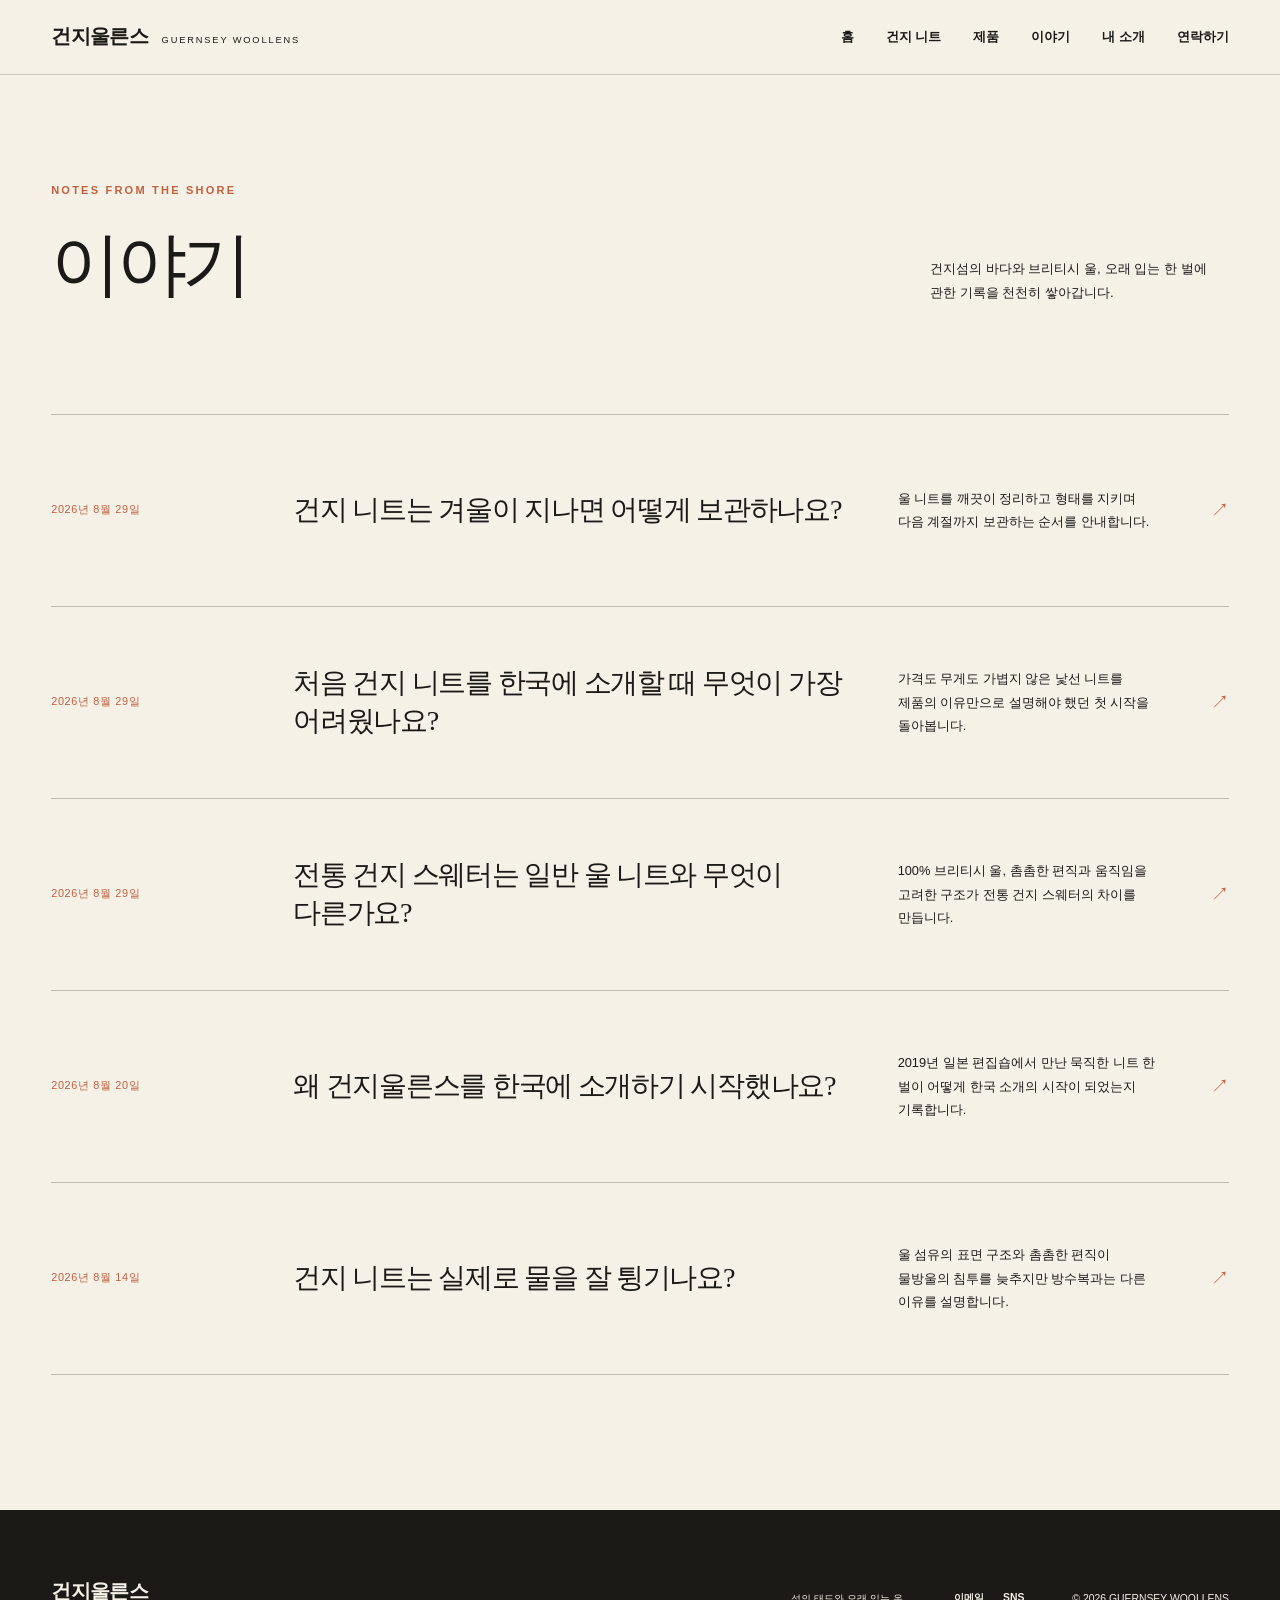
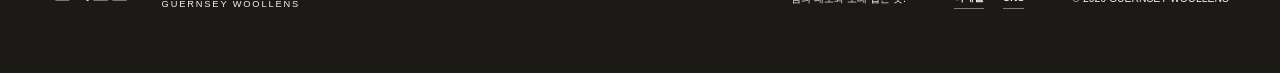
<file: story/index.html>
<!doctype html>
<html lang="ko">
  <head>
    <meta charset="utf-8">
    <meta name="viewport" content="width=device-width, initial-scale=1">
    <meta name="description" content="건지울른스가 전하는 건지섬의 피셔맨 니트, 브리티시 울과 오래 입는 옷에 관한 이야기입니다.">
    <meta name="theme-color" content="#1C1A17">
    <title>이야기 | 건지울른스</title>
    <link rel="canonical" href="https://guernsey-woollens.vercel.app/story/">
    <meta property="og:type" content="website">
    <meta property="og:title" content="이야기 | 건지울른스">
    <meta property="og:description" content="건지울른스가 전하는 건지섬의 피셔맨 니트, 브리티시 울과 오래 입는 옷에 관한 이야기입니다.">
    <meta property="og:url" content="https://guernsey-woollens.vercel.app/story/">
    <link rel="stylesheet" href="../styles.css">
    <script src="../script.js" defer></script>
  </head>
  <body>
    <a class="skip-link" href="#main">본문으로 바로가기</a>

    <header class="site-header is-scrolled" data-header data-solid-header>
      <a class="wordmark" href="../index.html#home" aria-label="건지울른스 홈">
        <span>건지울른스</span>
        <small>GUERNSEY WOOLLENS</small>
      </a>

      <button class="menu-button" type="button" aria-expanded="false" aria-controls="site-nav" data-menu-button onclick="toggleMenu()">
        <span class="menu-button__label">메뉴</span>
        <span class="menu-button__lines" aria-hidden="true"><i></i><i></i></span>
      </button>

      <nav class="site-nav" id="site-nav" aria-label="주요 메뉴" data-nav>
        <a href="../index.html#home">홈</a>
        <a href="../index.html#guernsey">건지 니트</a>
        <a href="../products.html">제품</a>
        <a href="index.html" aria-current="page">이야기</a>
        <a href="../about.html">내 소개</a>
        <a href="../contact.html">연락하기</a>
      </nav>
    </header>

    <main class="story-page" id="main">
      <div class="story-page__inner">
        <header class="story-page__head">
          <div>
            <p class="eyebrow reveal">Notes from the shore</p>
            <h1 class="display-title reveal">이야기</h1>
          </div>
          <p class="story-page__intro reveal">건지섬의 바다와 브리티시 울, 오래 입는 한 벌에 관한 기록을 천천히 쌓아갑니다.</p>
        </header>

        <div class="journal-list journal-list--page reveal" data-story-list data-story-source="posts.json" aria-live="polite">
          <p class="story-status" role="status">이야기를 불러오는 중입니다.</p>
        </div>
      </div>
    </main>

    <footer class="site-footer">
      <a class="wordmark wordmark--footer" href="../index.html#home"><span>건지울른스</span><small>GUERNSEY WOOLLENS</small></a>
      <p>섬의 태도와 오래 입는 옷.</p>
      <nav class="footer-links" aria-label="푸터 연락 링크">
        <a href="mailto:hello@geonjiulleuns.kr" target="_blank" rel="noopener noreferrer">이메일</a>
        <a href="https://www.instagram.com/" target="_blank" rel="noopener noreferrer">SNS</a>
      </nav>
      <p>© <span data-year></span> GUERNSEY WOOLLENS</p>
    </footer>
  </body>
</html>
</file>
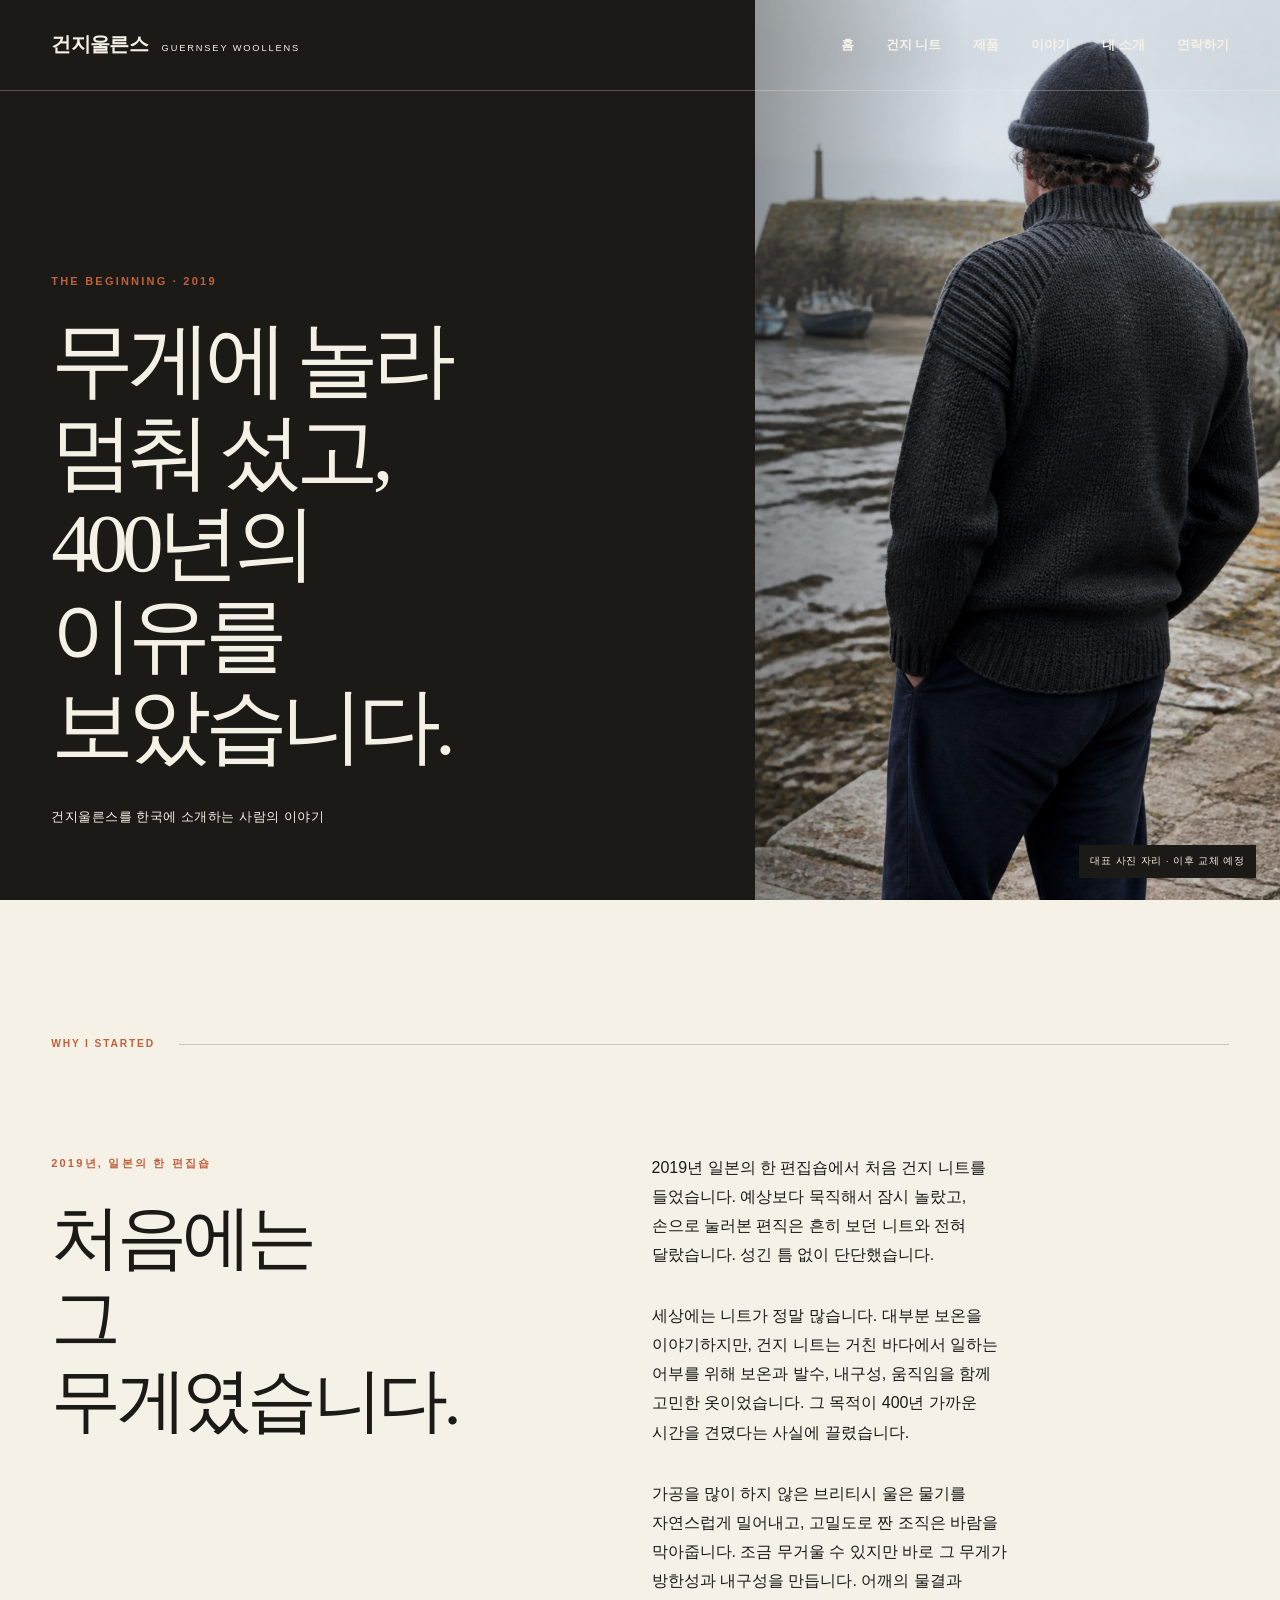
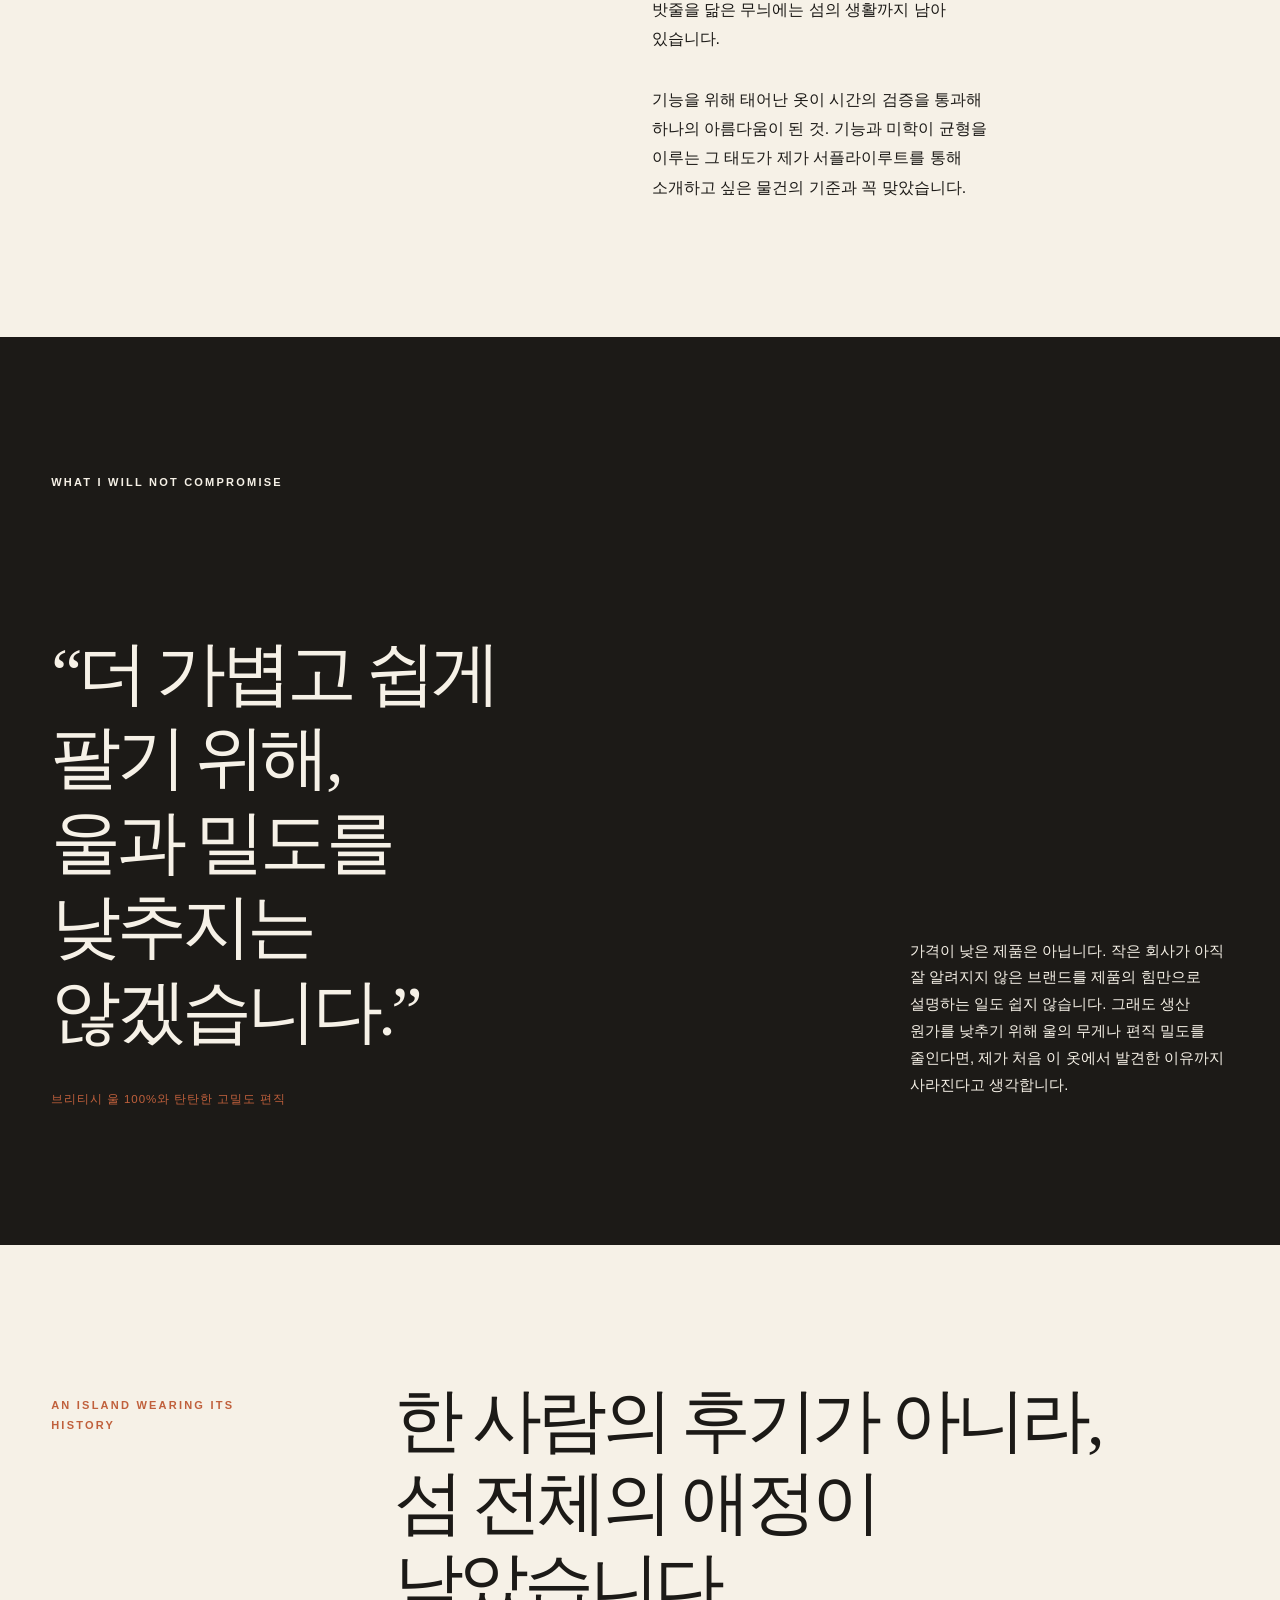
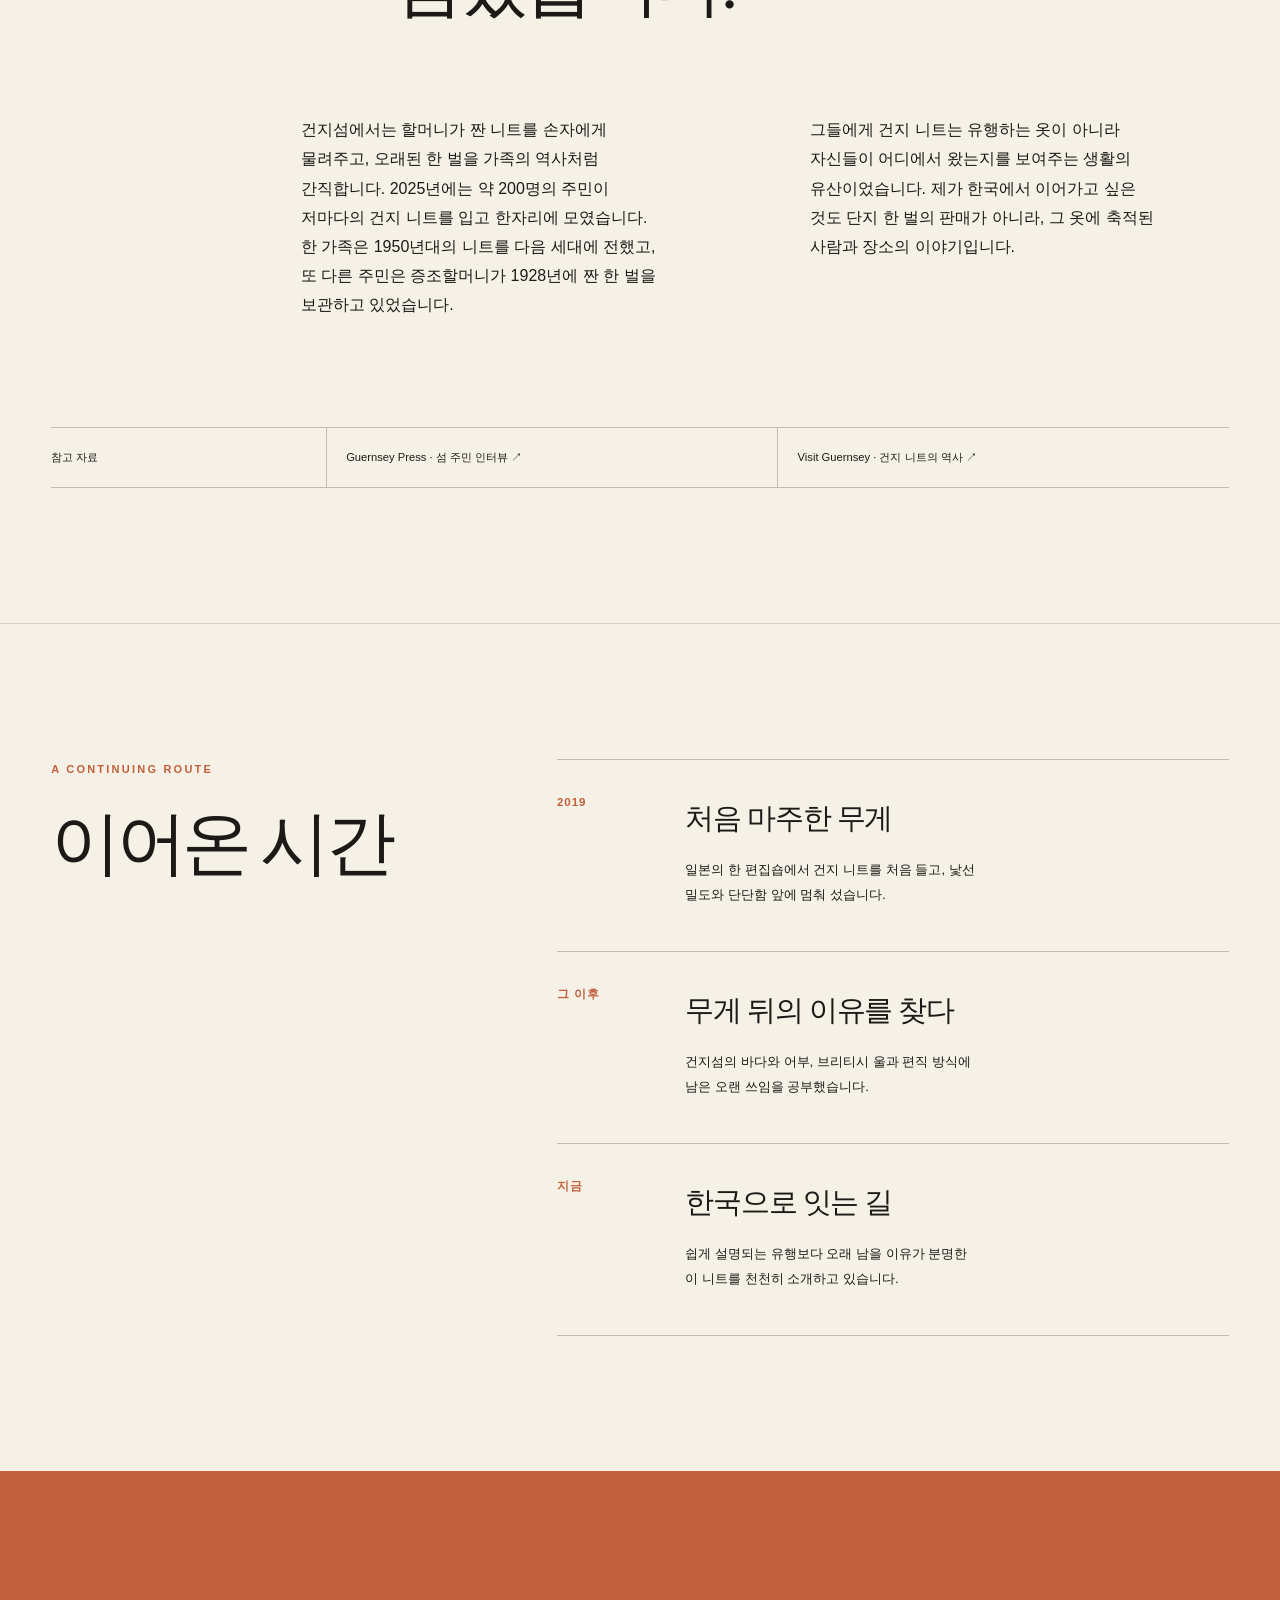
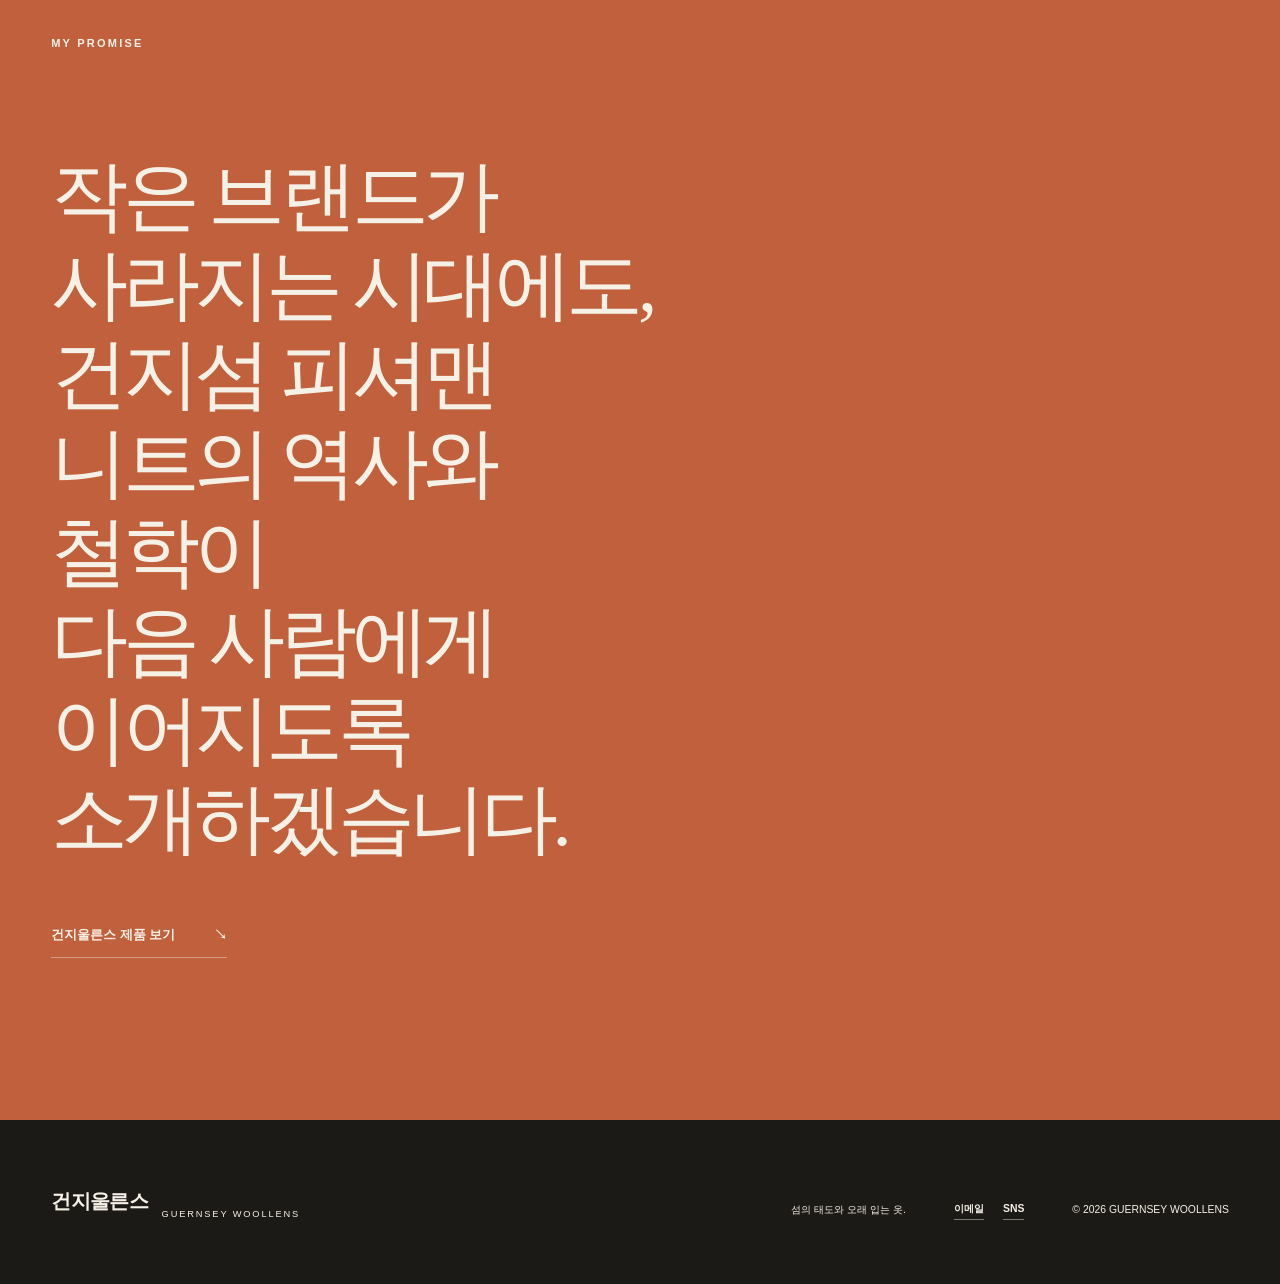
<file: about.html>
<!doctype html>
<html lang="ko">
  <head>
    <meta charset="utf-8">
    <meta name="viewport" content="width=device-width, initial-scale=1">
    <meta name="description" content="2019년 일본의 작은 편집숍에서 건지 니트를 처음 만난 뒤, 그 역사와 철학을 한국에 소개하기까지의 이야기.">
    <meta name="theme-color" content="#1C1A17">
    <title>내 소개 | 건지울른스</title>
    <link rel="canonical" href="https://guernsey-woollens.vercel.app/about.html">
    <meta property="og:type" content="website">
    <meta property="og:title" content="내 소개 | 건지울른스">
    <meta property="og:description" content="2019년 일본의 작은 편집숍에서 건지 니트를 처음 만난 뒤, 그 역사와 철학을 한국에 소개하기까지의 이야기.">
    <meta property="og:url" content="https://guernsey-woollens.vercel.app/about.html">
    <link rel="stylesheet" href="styles.css">
    <script src="script.js" defer></script>
  </head>
  <body class="about-page">
    <a class="skip-link" href="#main">본문으로 바로가기</a>

    <header class="site-header" data-header>
      <a class="wordmark" href="index.html#home" aria-label="건지울른스 홈">
        <span>건지울른스</span>
        <small>GUERNSEY WOOLLENS</small>
      </a>

      <button class="menu-button" type="button" aria-expanded="false" aria-controls="site-nav" data-menu-button onclick="toggleMenu()">
        <span class="menu-button__label">메뉴</span>
        <span class="menu-button__lines" aria-hidden="true"><i></i><i></i></span>
      </button>

      <nav class="site-nav" id="site-nav" aria-label="주요 메뉴" data-nav>
        <a href="index.html#home">홈</a>
        <a href="index.html#guernsey">건지 니트</a>
        <a href="products.html">제품</a>
        <a href="story/">이야기</a>
        <a href="about.html" aria-current="page">내 소개</a>
        <a href="contact.html">연락하기</a>
      </nav>
    </header>

    <main id="main">
      <section class="about-hero" aria-labelledby="about-title">
        <div class="about-hero__copy">
          <p class="eyebrow reveal">The beginning · 2019</p>
          <h1 id="about-title" class="reveal">무게에 놀라 멈춰 섰고,<br>400년의 이유를 보았습니다.</h1>
          <p class="about-hero__lede reveal">건지울른스를 한국에 소개하는 사람의 이야기</p>
        </div>
        <figure class="about-hero__portrait reveal">
          <img src="assets/guernsey-harbour.png" alt="건지섬의 돌 방파제 앞에서 짙은 울 니트를 입은 사람의 뒷모습" width="1024" height="1536">
          <figcaption>대표 사진 자리 · 이후 교체 예정</figcaption>
        </figure>
      </section>

      <section class="about-story section" aria-labelledby="story-title">
        <div class="section-marker" aria-hidden="true"><span>WHY I STARTED</span><i></i></div>
        <div class="about-story__grid">
          <div class="about-story__heading reveal">
            <p class="eyebrow">2019년, 일본의 한 편집숍</p>
            <h2 id="story-title" class="display-title">처음에는<br>그 무게였습니다.</h2>
          </div>
          <div class="about-story__body reveal">
            <p>2019년 일본의 한 편집숍에서 처음 건지 니트를 들었습니다. 예상보다 묵직해서 잠시 놀랐고, 손으로 눌러본 편직은 흔히 보던 니트와 전혀 달랐습니다. 성긴 틈 없이 단단했습니다.</p>
            <p>세상에는 니트가 정말 많습니다. 대부분 보온을 이야기하지만, 건지 니트는 거친 바다에서 일하는 어부를 위해 보온과 발수, 내구성, 움직임을 함께 고민한 옷이었습니다. 그 목적이 400년 가까운 시간을 견뎠다는 사실에 끌렸습니다.</p>
            <p>가공을 많이 하지 않은 브리티시 울은 물기를 자연스럽게 밀어내고, 고밀도로 짠 조직은 바람을 막아줍니다. 조금 무거울 수 있지만 바로 그 무게가 방한성과 내구성을 만듭니다. 어깨의 물결과 밧줄을 닮은 무늬에는 섬의 생활까지 남아 있습니다.</p>
            <p>기능을 위해 태어난 옷이 시간의 검증을 통과해 하나의 아름다움이 된 것. 기능과 미학이 균형을 이루는 그 태도가 제가 서플라이루트를 통해 소개하고 싶은 물건의 기준과 꼭 맞았습니다.</p>
          </div>
        </div>
      </section>

      <section class="about-belief section" aria-labelledby="belief-title">
        <div class="about-belief__inner">
          <p class="eyebrow reveal">What I will not compromise</p>
          <h2 id="belief-title" class="visually-hidden">타협하지 않는 기준</h2>
          <blockquote class="about-quote reveal">
            <p>“더 가볍고 쉽게 팔기 위해,<br>울과 밀도를 낮추지는 않겠습니다.”</p>
            <footer>브리티시 울 100%와 탄탄한 고밀도 편직</footer>
          </blockquote>
          <div class="about-belief__body reveal">
            <p>가격이 낮은 제품은 아닙니다. 작은 회사가 아직 잘 알려지지 않은 브랜드를 제품의 힘만으로 설명하는 일도 쉽지 않습니다. 그래도 생산 원가를 낮추기 위해 울의 무게나 편직 밀도를 줄인다면, 제가 처음 이 옷에서 발견한 이유까지 사라진다고 생각합니다.</p>
          </div>
        </div>
      </section>

      <section class="island-pride section" aria-labelledby="pride-title">
        <div class="island-pride__heading reveal">
          <p class="eyebrow">An island wearing its history</p>
          <h2 id="pride-title" class="display-title">한 사람의 후기가 아니라,<br>섬 전체의 애정이 남았습니다.</h2>
        </div>
        <div class="island-pride__content">
          <p class="reveal">건지섬에서는 할머니가 짠 니트를 손자에게 물려주고, 오래된 한 벌을 가족의 역사처럼 간직합니다. 2025년에는 약 200명의 주민이 저마다의 건지 니트를 입고 한자리에 모였습니다. 한 가족은 1950년대의 니트를 다음 세대에 전했고, 또 다른 주민은 증조할머니가 1928년에 짠 한 벌을 보관하고 있었습니다.</p>
          <p class="reveal">그들에게 건지 니트는 유행하는 옷이 아니라 자신들이 어디에서 왔는지를 보여주는 생활의 유산이었습니다. 제가 한국에서 이어가고 싶은 것도 단지 한 벌의 판매가 아니라, 그 옷에 축적된 사람과 장소의 이야기입니다.</p>
        </div>
        <div class="about-sources reveal" aria-label="이야기의 참고 자료">
          <span>참고 자료</span>
          <a href="https://guernseypress.com/news/2025/01/28/guernseys-and-island-pride-on-display-in-town" target="_blank" rel="noopener noreferrer">Guernsey Press · 섬 주민 인터뷰 <span aria-hidden="true">↗</span></a>
          <a href="https://www.visitguernsey.com/articles/2023/the-history-of-the-guernsey/" target="_blank" rel="noopener noreferrer">Visit Guernsey · 건지 니트의 역사 <span aria-hidden="true">↗</span></a>
        </div>
      </section>

      <section class="about-timeline section" aria-labelledby="timeline-title">
        <div class="about-timeline__heading reveal">
          <p class="eyebrow">A continuing route</p>
          <h2 id="timeline-title" class="display-title">이어온 시간</h2>
        </div>
        <ol class="timeline-list">
          <li class="reveal">
            <time datetime="2019">2019</time>
            <div><h3>처음 마주한 무게</h3><p>일본의 한 편집숍에서 건지 니트를 처음 들고, 낯선 밀도와 단단함 앞에 멈춰 섰습니다.</p></div>
          </li>
          <li class="reveal">
            <span>그 이후</span>
            <div><h3>무게 뒤의 이유를 찾다</h3><p>건지섬의 바다와 어부, 브리티시 울과 편직 방식에 남은 오랜 쓰임을 공부했습니다.</p></div>
          </li>
          <li class="reveal">
            <span>지금</span>
            <div><h3>한국으로 잇는 길</h3><p>쉽게 설명되는 유행보다 오래 남을 이유가 분명한 이 니트를 천천히 소개하고 있습니다.</p></div>
          </li>
        </ol>
      </section>

      <section class="about-promise" aria-labelledby="promise-title">
        <p class="eyebrow reveal">My promise</p>
        <h2 id="promise-title" class="reveal">작은 브랜드가 사라지는 시대에도,<br>건지섬 피셔맨 니트의 역사와 철학이<br>다음 사람에게 이어지도록 소개하겠습니다.</h2>
        <a class="text-link text-link--light reveal" href="products.html">건지울른스 제품 보기 <span aria-hidden="true">↘</span></a>
      </section>
    </main>

    <footer class="site-footer">
      <a class="wordmark wordmark--footer" href="index.html#home"><span>건지울른스</span><small>GUERNSEY WOOLLENS</small></a>
      <p>섬의 태도와 오래 입는 옷.</p>
      <nav class="footer-links" aria-label="푸터 연락 링크">
        <a href="mailto:hello@geonjiulleuns.kr" target="_blank" rel="noopener noreferrer">이메일</a>
        <a href="https://www.instagram.com/" target="_blank" rel="noopener noreferrer">SNS</a>
      </nav>
      <p>© <span data-year></span> GUERNSEY WOOLLENS</p>
    </footer>
  </body>
</html>
</file>
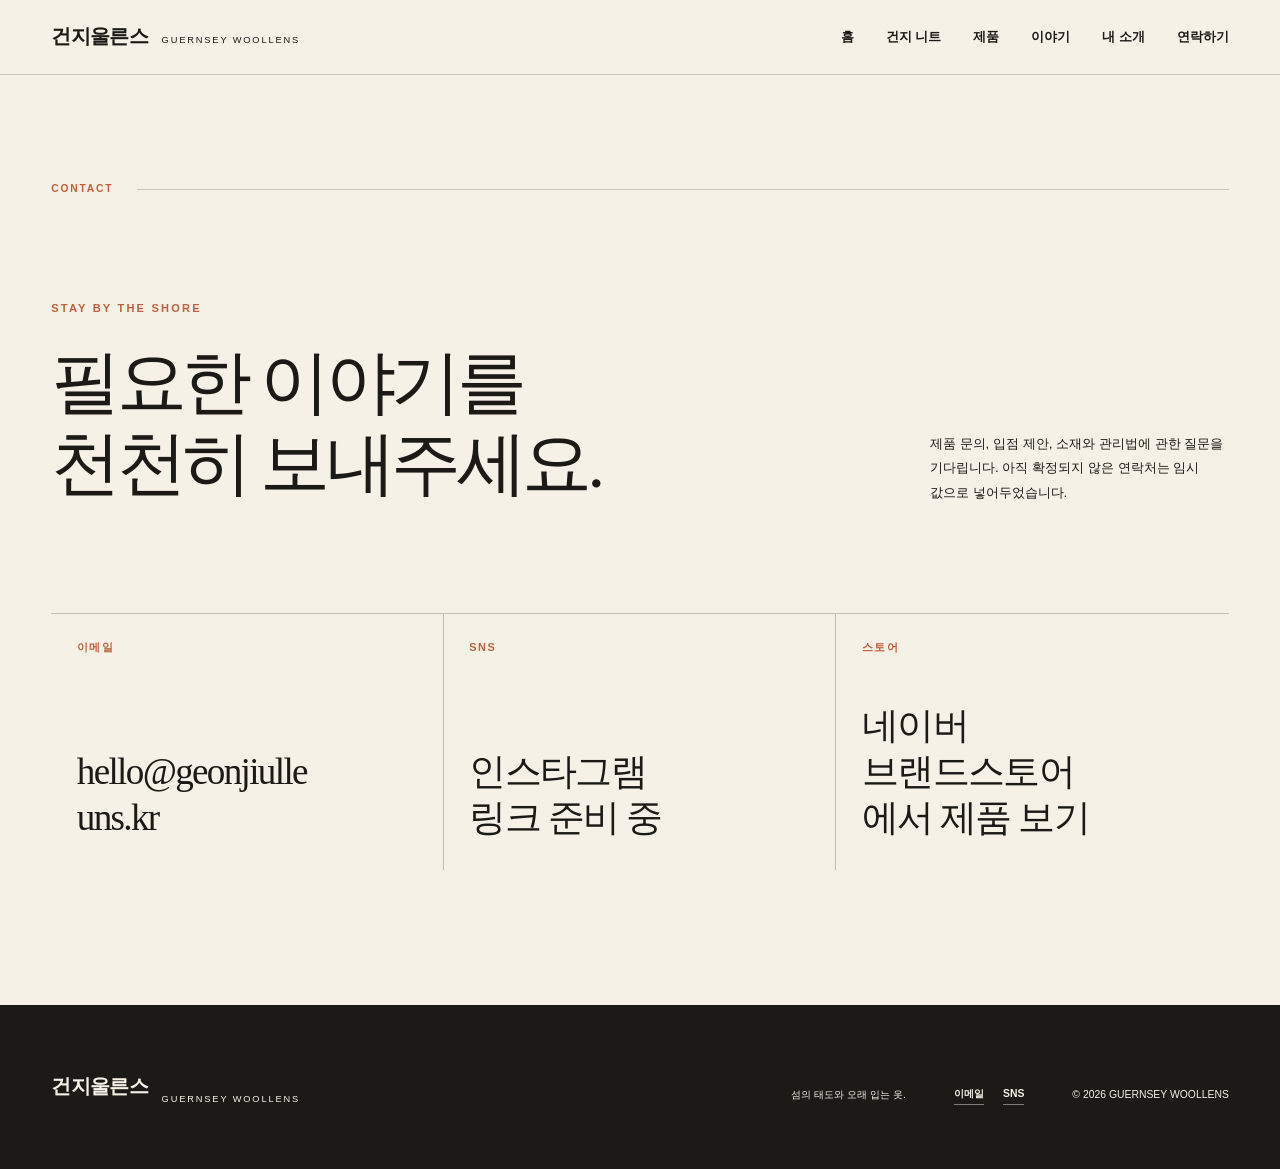
<file: contact.html>
<!doctype html>
<html lang="ko">
  <head>
    <meta charset="utf-8">
    <meta name="viewport" content="width=device-width, initial-scale=1">
    <meta name="description" content="건지울른스 문의, SNS, 네이버 브랜드스토어 링크를 한곳에서 확인하세요.">
    <meta name="theme-color" content="#1C1A17">
    <title>연락하기 | 건지울른스</title>
    <link rel="canonical" href="https://guernsey-woollens.vercel.app/contact.html">
    <meta property="og:type" content="website">
    <meta property="og:title" content="연락하기 | 건지울른스">
    <meta property="og:description" content="건지울른스 문의, SNS, 네이버 브랜드스토어 링크를 한곳에서 확인하세요.">
    <meta property="og:url" content="https://guernsey-woollens.vercel.app/contact.html">
    <link rel="stylesheet" href="styles.css">
    <script src="script.js" defer></script>
  </head>
  <body>
    <a class="skip-link" href="#main">본문으로 바로가기</a>

    <header class="site-header is-scrolled" data-header data-solid-header>
      <a class="wordmark" href="index.html#home" aria-label="건지울른스 홈">
        <span>건지울른스</span>
        <small>GUERNSEY WOOLLENS</small>
      </a>

      <button class="menu-button" type="button" aria-expanded="false" aria-controls="site-nav" data-menu-button onclick="toggleMenu()">
        <span class="menu-button__label">메뉴</span>
        <span class="menu-button__lines" aria-hidden="true"><i></i><i></i></span>
      </button>

      <nav class="site-nav" id="site-nav" aria-label="주요 메뉴" data-nav>
        <a href="index.html#home">홈</a>
        <a href="index.html#guernsey">건지 니트</a>
        <a href="products.html">제품</a>
        <a href="story/">이야기</a>
        <a href="about.html">내 소개</a>
        <a href="contact.html" aria-current="page">연락하기</a>
      </nav>
    </header>

    <main id="main">
      <section class="contact-page section" aria-labelledby="contact-page-title">
        <div class="section-marker" aria-hidden="true"><span>CONTACT</span><i></i></div>
        <div class="contact-page__head">
          <div>
            <p class="eyebrow reveal">Stay by the shore</p>
            <h1 id="contact-page-title" class="display-title reveal">필요한 이야기를<br>천천히 보내주세요.</h1>
          </div>
          <p class="contact-page__intro reveal">제품 문의, 입점 제안, 소재와 관리법에 관한 질문을 기다립니다. 아직 확정되지 않은 연락처는 임시 값으로 넣어두었습니다.</p>
        </div>

        <div class="contact-button-list reveal" aria-label="건지울른스 연락 링크">
          <a class="contact-button" href="mailto:hello@geonjiulleuns.kr" target="_blank" rel="noopener noreferrer">
            <span>이메일</span>
            <strong>hello@geonjiulleuns.kr</strong>
          </a>
          <a class="contact-button" href="https://www.instagram.com/" target="_blank" rel="noopener noreferrer">
            <span>SNS</span>
            <strong>인스타그램 링크 준비 중</strong>
          </a>
          <a class="contact-button" href="https://brand.naver.com/guernseywoollens" target="_blank" rel="noopener noreferrer">
            <span>스토어</span>
            <strong>네이버 브랜드스토어에서 제품 보기</strong>
          </a>
        </div>
      </section>
    </main>

    <footer class="site-footer">
      <a class="wordmark wordmark--footer" href="index.html#home"><span>건지울른스</span><small>GUERNSEY WOOLLENS</small></a>
      <p>섬의 태도와 오래 입는 옷.</p>
      <nav class="footer-links" aria-label="푸터 연락 링크">
        <a href="mailto:hello@geonjiulleuns.kr" target="_blank" rel="noopener noreferrer">이메일</a>
        <a href="https://www.instagram.com/" target="_blank" rel="noopener noreferrer">SNS</a>
      </nav>
      <p>© <span data-year></span> GUERNSEY WOOLLENS</p>
    </footer>
  </body>
</html>
</file>
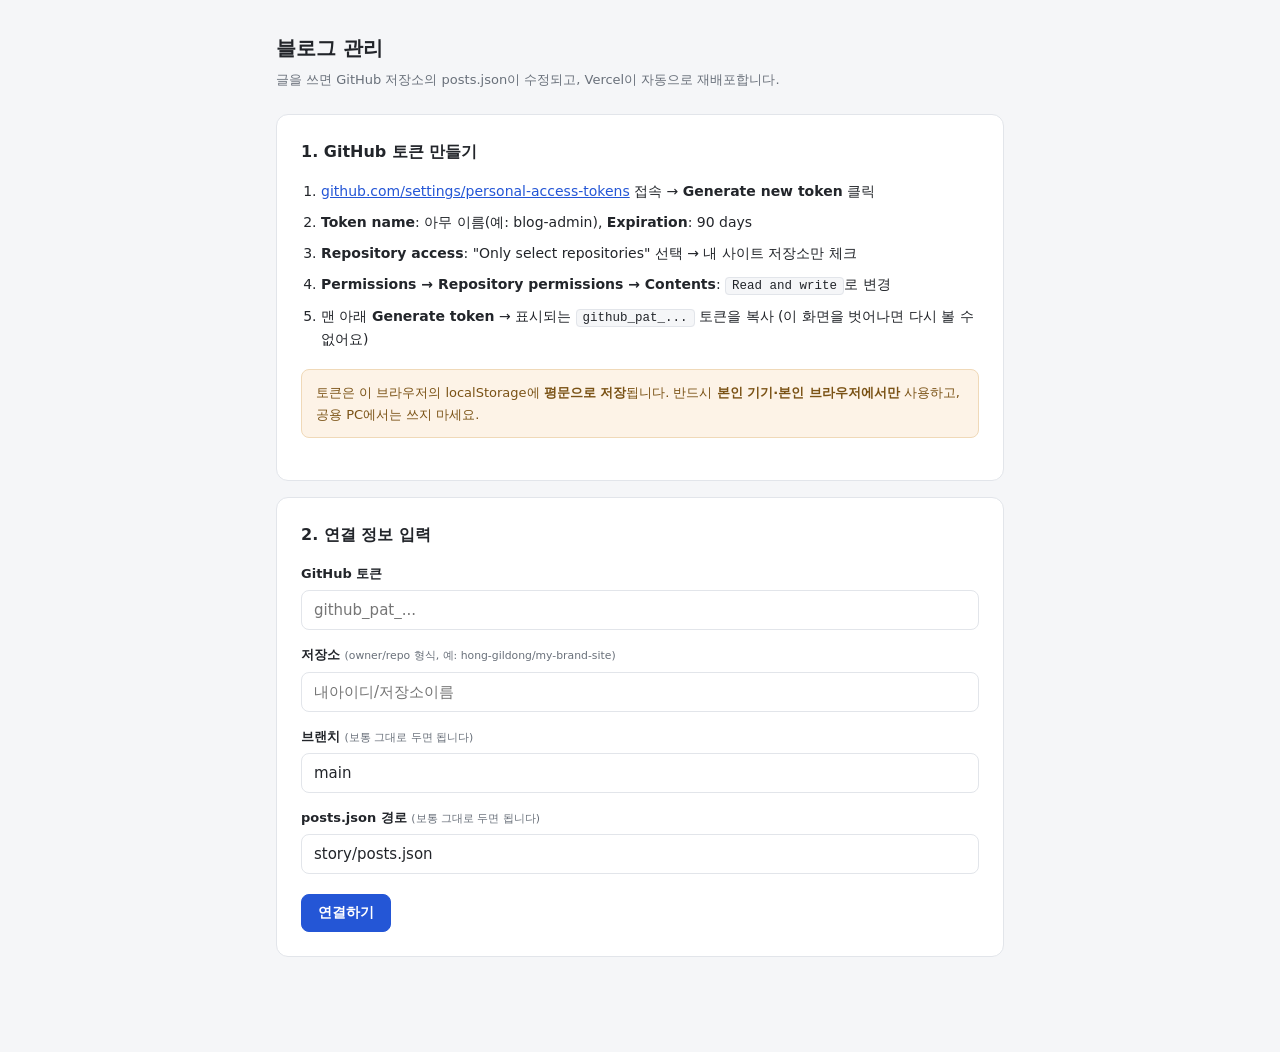
<file: story/admin.html>
<!DOCTYPE html>
<html lang="ko">
<head>
<meta charset="UTF-8">
<meta name="viewport" content="width=device-width, initial-scale=1">
<meta name="robots" content="noindex, nofollow">
<title>블로그 관리</title>
<style>
:root{
  --a-bg:#f5f6f8; --a-panel:#ffffff; --a-ink:#22252a; --a-sub:#69707a;
  --a-line:#e2e5ea; --a-brand:#2456d6; --a-danger:#c0392b; --a-ok:#1e7e46;
}
*{margin:0;padding:0;box-sizing:border-box}
body{background:var(--a-bg);color:var(--a-ink);line-height:1.65;
  font-family:system-ui,-apple-system,'Apple SD Gothic Neo','Malgun Gothic',sans-serif;
  font-size:15px;min-height:100vh}
.wrap{max-width:760px;margin:0 auto;padding:32px 16px 80px}
h1{font-size:20px;font-weight:700;margin-bottom:4px}
.sub{color:var(--a-sub);font-size:13px;margin-bottom:24px}
.panel{background:var(--a-panel);border:1px solid var(--a-line);border-radius:12px;
  padding:24px;margin-bottom:16px}
.panel h2{font-size:16px;margin-bottom:14px}
ol.guide{margin:0 0 18px 20px;font-size:14px;color:var(--a-ink)}
ol.guide li{margin-bottom:8px}
ol.guide code{background:var(--a-bg);border:1px solid var(--a-line);border-radius:4px;
  padding:1px 6px;font-size:12.5px;word-break:break-all}
.warn{background:#fdf3e7;border:1px solid #f0d9b8;color:#7a5215;border-radius:8px;
  padding:12px 14px;font-size:13px;margin-bottom:18px}
label{display:block;font-size:13px;font-weight:600;margin:14px 0 6px}
label small{font-weight:400;color:var(--a-sub)}
input[type=text],input[type=password],input[type=date],textarea{
  width:100%;border:1px solid var(--a-line);border-radius:8px;padding:10px 12px;
  font-size:15px;font-family:inherit;background:#fff;color:var(--a-ink)}
input:focus,textarea:focus{outline:2px solid color-mix(in srgb,var(--a-brand) 35%,transparent);
  border-color:var(--a-brand)}
textarea{min-height:260px;resize:vertical;line-height:1.7}
.btn{display:inline-block;border:1px solid var(--a-line);background:#fff;color:var(--a-ink);
  border-radius:8px;padding:9px 16px;font-size:14px;font-weight:600;cursor:pointer;
  font-family:inherit}
.btn:hover{background:var(--a-bg)}
.btn.primary{background:var(--a-brand);border-color:var(--a-brand);color:#fff}
.btn.primary:hover{filter:brightness(1.08)}
.btn.danger{color:var(--a-danger)}
.btn.small{padding:5px 10px;font-size:12.5px;font-weight:500}
.btn:disabled{opacity:.5;cursor:default}
.row-actions{display:flex;gap:8px;margin-top:20px;flex-wrap:wrap}
.status{margin:14px 0 0;padding:11px 14px;border-radius:8px;font-size:13.5px;display:none}
.status.show{display:block}
.status.info{background:#eef3fd;color:#1d3f8f;border:1px solid #ccdaf6}
.status.ok{background:#e9f6ee;color:var(--a-ok);border:1px solid #c4e5d1}
.status.err{background:#fdeeec;color:var(--a-danger);border:1px solid #f2cdc7;white-space:pre-line}
.topbar{display:flex;justify-content:space-between;align-items:flex-start;gap:12px;
  flex-wrap:wrap;margin-bottom:20px}
.repo-chip{font-size:12.5px;color:var(--a-sub);background:var(--a-panel);
  border:1px solid var(--a-line);border-radius:999px;padding:4px 12px}
.tbl-wrap{overflow-x:auto}
table{width:100%;border-collapse:collapse;font-size:14px}
th,td{text-align:left;padding:11px 10px;border-bottom:1px solid var(--a-line);
  vertical-align:middle}
th{font-size:12px;color:var(--a-sub);font-weight:600;letter-spacing:.03em}
td.title-cell{font-weight:600;max-width:280px}
td .date{color:var(--a-sub);font-size:13px;white-space:nowrap}
td.ops{white-space:nowrap;text-align:right}
.empty-row td{color:var(--a-sub);text-align:center;padding:32px 10px}
.help{background:var(--a-bg);border:1px solid var(--a-line);border-radius:8px;
  padding:10px 14px;font-size:12.5px;color:var(--a-sub);margin-top:8px;line-height:1.8}
.help code{background:#fff;border:1px solid var(--a-line);border-radius:4px;padding:0 5px}
.hidden{display:none}
a.plain{color:var(--a-brand)}
@media (max-width:520px){
  .panel{padding:18px 14px}
  td.title-cell{max-width:150px}
}
</style>
</head>
<body>
<div class="wrap">
  <h1>블로그 관리</h1>
  <p class="sub">글을 쓰면 GitHub 저장소의 posts.json이 수정되고, Vercel이 자동으로 재배포합니다.</p>

  <!-- ===== 연결 화면 ===== -->
  <section id="view-connect" class="hidden">
    <div class="panel">
      <h2>1. GitHub 토큰 만들기</h2>
      <ol class="guide">
        <li><a class="plain" href="https://github.com/settings/personal-access-tokens" target="_blank" rel="noopener">github.com/settings/personal-access-tokens</a> 접속 → <strong>Generate new token</strong> 클릭</li>
        <li><strong>Token name</strong>: 아무 이름(예: blog-admin), <strong>Expiration</strong>: 90 days</li>
        <li><strong>Repository access</strong>: "Only select repositories" 선택 → 내 사이트 저장소만 체크</li>
        <li><strong>Permissions → Repository permissions → Contents</strong>: <code>Read and write</code>로 변경</li>
        <li>맨 아래 <strong>Generate token</strong> → 표시되는 <code>github_pat_...</code> 토큰을 복사 (이 화면을 벗어나면 다시 볼 수 없어요)</li>
      </ol>
      <div class="warn">토큰은 이 브라우저의 localStorage에 <strong>평문으로 저장</strong>됩니다. 반드시 <strong>본인 기기·본인 브라우저에서만</strong> 사용하고, 공용 PC에서는 쓰지 마세요.</div>
    </div>
    <div class="panel">
      <h2>2. 연결 정보 입력</h2>
      <form id="connect-form">
        <label>GitHub 토큰</label>
        <input type="password" id="c-token" placeholder="github_pat_..." autocomplete="off" required>
        <label>저장소 <small>(owner/repo 형식, 예: hong-gildong/my-brand-site)</small></label>
        <input type="text" id="c-repo" placeholder="내아이디/저장소이름" autocomplete="off" required>
        <label>브랜치 <small>(보통 그대로 두면 됩니다)</small></label>
        <input type="text" id="c-branch" value="main" autocomplete="off">
        <label>posts.json 경로 <small>(보통 그대로 두면 됩니다)</small></label>
        <input type="text" id="c-path" value="story/posts.json" autocomplete="off">
        <div class="row-actions">
          <button type="submit" class="btn primary">연결하기</button>
        </div>
      </form>
      <div id="connect-status" class="status"></div>
    </div>
  </section>

  <!-- ===== 목록 화면 ===== -->
  <section id="view-list" class="hidden">
    <div class="topbar">
      <span class="repo-chip" id="repo-chip"></span>
      <div style="display:flex;gap:8px;flex-wrap:wrap">
        <a class="btn small" href="../index.html" id="open-blog">내 블로그 열기</a>
        <button class="btn small" id="btn-reload">새로고침</button>
        <button class="btn small danger" id="btn-disconnect">연결 해제</button>
      </div>
    </div>
    <div class="panel">
      <div style="display:flex;justify-content:space-between;align-items:center;margin-bottom:14px">
        <h2 style="margin:0">글 목록</h2>
        <button class="btn primary" id="btn-new">새 글 쓰기</button>
      </div>
      <div class="tbl-wrap">
        <table>
          <thead><tr><th>제목</th><th>날짜</th><th style="text-align:right">관리</th></tr></thead>
          <tbody id="post-rows"></tbody>
        </table>
      </div>
      <div id="list-status" class="status"></div>
    </div>
  </section>

  <!-- ===== 편집 화면 ===== -->
  <section id="view-edit" class="hidden">
    <div class="panel">
      <h2 id="edit-heading">새 글 쓰기</h2>
      <form id="edit-form">
        <label>제목</label>
        <input type="text" id="f-title" required>
        <label>날짜</label>
        <input type="date" id="f-date" required>
        <label>요약 <small>(목록 카드에 보이는 한두 문장)</small></label>
        <input type="text" id="f-summary">
        <label>태그 <small>(콤마로 구분, 예: 브랜드, 신제품)</small></label>
        <input type="text" id="f-tags">
        <label>본문</label>
        <textarea id="f-body" required></textarea>
        <label>작성자 <small>(검색·AI 신뢰 신호. 예: 홍길동 · ○○ 대표)</small></label>
        <input type="text" id="f-author">
        <label>FAQ <small>(선택. 한 줄에 하나, <code>질문 | 답</code> 형식 — 글 끝에 접이식으로 붙고 FAQ 구조화 데이터가 됩니다)</small></label>
        <textarea id="f-faq" rows="3" placeholder="무기자차는 왜 하얗게 뜨나요? | 산화아연·이산화티탄 입자가 빛을 반사해서입니다. 얇게 여러 번 펴 바르면 줄어듭니다."></textarea>
        <label>참고·출처 <small>(선택. 한 줄에 하나, <code>제목 | URL</code> 형식)</small></label>
        <textarea id="f-sources" rows="2" placeholder="식약처 기능성화장품 안내 | https://..."></textarea>
        <div class="help">
          본문 작성 규칙 (이것만 지원해요)<br>
          &bull; 문단 나누기: 빈 줄 한 줄<br>
          &bull; 소제목: 줄 맨 앞에 <code>## </code><br>
          &bull; 목록: 줄 맨 앞에 <code>- </code>
        </div>
        <div class="row-actions">
          <button type="submit" class="btn primary" id="btn-save">저장</button>
          <button type="button" class="btn" id="btn-cancel">취소</button>
        </div>
      </form>
      <div id="edit-status" class="status"></div>
    </div>
  </section>
</div>

<script>
(function(){
  'use strict';
  var LS_KEY = 'blogAdminConfig';
  var API = 'https://api.github.com';
  var config = null;      // {token, repo, branch, path}
  var posts = [];         // 현재 posts 배열
  var currentSha = null;  // posts.json의 현재 sha
  var editingId = null;   // 수정 중인 글 id (새 글이면 null)

  // ---------- 유틸 ----------
  function $(id){ return document.getElementById(id); }
  function show(id){ ['view-connect','view-list','view-edit'].forEach(function(v){
    $(v).classList.toggle('hidden', v !== id); }); window.scrollTo(0,0); }
  function setStatus(id, type, msg){
    var n = $(id);
    n.className = 'status show ' + type;
    n.textContent = msg;
  }
  function clearStatus(id){ $(id).className = 'status'; $(id).textContent=''; }

  // 유니코드 안전 base64
  function b64encode(str){
    var bytes = new TextEncoder().encode(str), bin = '';
    for (var i = 0; i < bytes.length; i++) bin += String.fromCharCode(bytes[i]);
    return btoa(bin);
  }
  function b64decode(b64){
    var bin = atob(b64.replace(/\s/g,'')), bytes = new Uint8Array(bin.length);
    for (var i = 0; i < bin.length; i++) bytes[i] = bin.charCodeAt(i);
    return new TextDecoder().decode(bytes);
  }

  function slugify(title){
    var s = String(title).toLowerCase()
      .replace(/[^a-z0-9가-힣]+/g, '-')
      .replace(/^-+|-+$/g, '')
      .slice(0, 40);
    return (s || 'post') + '-' + Date.now().toString(36);
  }

  function today(){
    var d = new Date();
    return d.getFullYear() + '-' + String(d.getMonth()+1).padStart(2,'0') + '-' +
      String(d.getDate()).padStart(2,'0');
  }

  // ---------- GitHub API ----------
  function gh(method, urlPath, body){
    return fetch(API + urlPath, {
      method: method,
      headers: {
        'Authorization': 'Bearer ' + config.token,
        'Accept': 'application/vnd.github+json',
        'X-GitHub-Api-Version': '2022-11-28'
      },
      body: body ? JSON.stringify(body) : undefined
    });
  }

  function contentsPath(){
    return '/repos/' + config.repo + '/contents/' +
      config.path.split('/').map(encodeURIComponent).join('/');
  }

  function friendlyError(status, detail){
    if (status === 401) return '토큰이 올바르지 않거나 만료되었습니다. 연결 해제 후 새 토큰으로 다시 연결해 주세요.';
    if (status === 403) return '권한이 없습니다. 토큰의 Repository access에 이 저장소가 포함되어 있고, Contents 권한이 Read and write인지 확인해 주세요.';
    if (status === 404) return '파일을 찾을 수 없습니다. 저장소 이름(owner/repo), 브랜치, posts.json 경로를 확인해 주세요.';
    return 'GitHub 오류 (' + status + ')' + (detail ? '\n' + detail : '');
  }

  function loadPosts(){
    return gh('GET', contentsPath() + '?ref=' + encodeURIComponent(config.branch))
      .then(function(r){
        if (!r.ok) return r.json().catch(function(){return {};}).then(function(j){
          throw new Error(friendlyError(r.status, j.message));
        });
        return r.json();
      })
      .then(function(j){
        currentSha = j.sha;
        var parsed;
        try { parsed = JSON.parse(b64decode(j.content)); }
        catch(e){ throw new Error('posts.json 파싱에 실패했습니다. 파일이 올바른 JSON인지 확인해 주세요.'); }
        posts = Array.isArray(parsed) ? parsed : [];
        return posts;
      });
  }

  // newPosts 저장. 409/sha 불일치 시 1회 재로드 후 재시도.
  function savePosts(newPosts, message, isRetry){
    var body = {
      message: message,
      content: b64encode(JSON.stringify(newPosts, null, 2) + '\n'),
      sha: currentSha,
      branch: config.branch
    };
    return gh('PUT', contentsPath(), body).then(function(r){
      if (r.ok) return r.json().then(function(j){
        currentSha = j.content && j.content.sha;
        posts = newPosts;
      });
      return r.json().catch(function(){return {};}).then(function(j){
        var conflict = r.status === 409 ||
          (r.status === 422 && /sha/i.test(j.message || ''));
        if (conflict && !isRetry){
          // 원격이 먼저 바뀜: 재로드 후 1회 재시도 (내 변경을 최신 상태 위에 다시 적용해야 하므로
          // 여기서는 sha만 새로 받아 같은 내용으로 재시도)
          return loadPosts().then(function(){
            return savePosts(newPosts, message, true);
          });
        }
        throw new Error(friendlyError(r.status, j.message));
      });
    });
  }

  // ---------- 화면: 연결 ----------
  $('connect-form').addEventListener('submit', function(e){
    e.preventDefault();
    var repo = $('c-repo').value.trim().replace(/^https?:\/\/github\.com\//,'').replace(/\/+$/,'');
    var cfg = {
      token: $('c-token').value.trim(),
      repo: repo,
      branch: $('c-branch').value.trim() || 'main',
      path: $('c-path').value.trim().replace(/^\/+/,'') || 'story/posts.json'
    };
    if (!/^[^\/\s]+\/[^\/\s]+$/.test(cfg.repo)){
      setStatus('connect-status','err','저장소는 owner/repo 형식으로 입력해 주세요. (예: hong-gildong/my-site)');
      return;
    }
    config = cfg;
    setStatus('connect-status','info','연결 확인 중...');
    loadPosts().then(function(){
      localStorage.setItem(LS_KEY, JSON.stringify(cfg));
      clearStatus('connect-status');
      renderList();
      show('view-list');
    }).catch(function(err){
      config = null;
      setStatus('connect-status','err', err.message);
    });
  });

  // ---------- 화면: 목록 ----------
  function renderList(){
    $('repo-chip').textContent = config.repo + ' · ' + config.branch + ' · ' + config.path;
    var tbody = $('post-rows');
    tbody.textContent = '';
    var sorted = posts.slice().sort(function(a,b){
      return String(b.date||'').localeCompare(String(a.date||''));
    });
    if (sorted.length === 0){
      var tr = document.createElement('tr');
      tr.className = 'empty-row';
      var td = document.createElement('td');
      td.colSpan = 3;
      td.textContent = '아직 글이 없습니다. 첫 글을 써보세요.';
      tr.appendChild(td);
      tbody.appendChild(tr);
      return;
    }
    sorted.forEach(function(p){
      var tr = document.createElement('tr');
      var tdT = document.createElement('td');
      tdT.className = 'title-cell';
      tdT.textContent = String(p.title || '(제목 없음)');
      var tdD = document.createElement('td');
      var span = document.createElement('span');
      span.className = 'date';
      span.textContent = String(p.date || '');
      tdD.appendChild(span);
      var tdO = document.createElement('td');
      tdO.className = 'ops';
      var bE = document.createElement('button');
      bE.className = 'btn small'; bE.type = 'button'; bE.textContent = '수정';
      bE.addEventListener('click', function(){ openEdit(p.id); });
      var bD = document.createElement('button');
      bD.className = 'btn small danger'; bD.type = 'button'; bD.textContent = '삭제';
      bD.style.marginLeft = '6px';
      bD.addEventListener('click', function(){ removePost(p); });
      tdO.appendChild(bE); tdO.appendChild(bD);
      tr.appendChild(tdT); tr.appendChild(tdD); tr.appendChild(tdO);
      tbody.appendChild(tr);
    });
  }

  $('btn-reload').addEventListener('click', function(){
    setStatus('list-status','info','불러오는 중...');
    loadPosts().then(function(){ clearStatus('list-status'); renderList(); })
      .catch(function(err){ setStatus('list-status','err', err.message); });
  });

  $('btn-disconnect').addEventListener('click', function(){
    if (!confirm('연결을 해제할까요? 저장된 토큰과 설정이 이 브라우저에서 삭제됩니다.')) return;
    localStorage.removeItem(LS_KEY);
    config = null; posts = []; currentSha = null;
    $('c-token').value = '';
    show('view-connect');
  });

  function removePost(p){
    if (!confirm('"' + String(p.title||'') + '" 글을 삭제할까요? 되돌릴 수 없습니다.')) return;
    var newPosts = posts.filter(function(x){ return x.id !== p.id; });
    setStatus('list-status','info','삭제하는 중...');
    savePosts(newPosts, 'post: 삭제 - ' + String(p.title||p.id))
      .then(function(){
        renderList();
        setStatus('list-status','ok','삭제 완료 — Vercel이 1~2분 안에 자동 재배포합니다.');
      })
      .catch(function(err){ setStatus('list-status','err', err.message); });
  }

  // ---------- 화면: 편집 ----------
  function openEdit(id){
    editingId = id || null;
    clearStatus('edit-status');
    var p = null;
    if (id) posts.forEach(function(x){ if (x.id === id) p = x; });
    $('edit-heading').textContent = p ? '글 수정' : '새 글 쓰기';
    $('f-title').value = p ? String(p.title||'') : '';
    $('f-date').value = p ? String(p.date||today()) : today();
    $('f-summary').value = p ? String(p.summary||'') : '';
    $('f-tags').value = p && Array.isArray(p.tags) ? p.tags.join(', ') : '';
    $('f-body').value = p ? String(p.body||'') : '';
    $('f-author').value = p ? String(p.author||'') : (localStorage.getItem('blog-author') || '');
    $('f-faq').value = p && Array.isArray(p.faq) ? p.faq.map(function(f){ return (f.q||'') + ' | ' + (f.a||''); }).join('\n') : '';
    $('f-sources').value = p && Array.isArray(p.sources) ? p.sources.map(function(s){ return (s.title||'') + (s.url ? ' | ' + s.url : ''); }).join('\n') : '';
    show('view-edit');
  }

  $('btn-new').addEventListener('click', function(){ openEdit(null); });
  $('btn-cancel').addEventListener('click', function(){ show('view-list'); });

  $('edit-form').addEventListener('submit', function(e){
    e.preventDefault();
    var title = $('f-title').value.trim();
    var prev = null;
    if (editingId) posts.forEach(function(x){ if (x.id === editingId) prev = x; });
    function pairs(text, k1, k2){
      return text.split('\n').map(function(l){ return l.trim(); }).filter(Boolean).map(function(l){
        var i = l.indexOf('|'); var o = {};
        o[k1] = (i < 0 ? l : l.slice(0, i)).trim();
        if (i >= 0 && l.slice(i+1).trim()) o[k2] = l.slice(i+1).trim();
        return o;
      });
    }
    var author = $('f-author').value.trim();
    if (author) localStorage.setItem('blog-author', author);
    var faq = pairs($('f-faq').value, 'q', 'a').filter(function(f){ return f.q && f.a; });
    var sources = pairs($('f-sources').value, 'title', 'url');
    // 이 폼에 없는 필드(url·description·updated 등)는 그대로 보존합니다.
    var post = Object.assign({}, prev || {}, {
      id: editingId || slugify(title),
      title: title,
      date: $('f-date').value || today(),
      summary: $('f-summary').value.trim(),
      tags: $('f-tags').value.split(',').map(function(s){return s.trim();}).filter(Boolean),
      body: $('f-body').value.replace(/\r\n/g,'\n').trim()
    });
    if (author) post.author = author; else delete post.author;
    if (faq.length) post.faq = faq; else delete post.faq;
    if (sources.length) post.sources = sources; else delete post.sources;
    if (prev && prev.body !== post.body) post.updated = today();
    var newPosts;
    if (editingId){
      newPosts = posts.map(function(x){ return x.id === editingId ? post : x; });
    } else {
      newPosts = posts.concat([post]);
    }
    var btn = $('btn-save');
    btn.disabled = true;
    setStatus('edit-status','info','저장하는 중...');
    savePosts(newPosts, 'post: ' + title)
      .then(function(){
        btn.disabled = false;
        renderList();
        show('view-list');
        setStatus('list-status','ok','저장 완료 — Vercel이 1~2분 안에 자동 재배포합니다. 위의 "내 블로그 열기"로 확인해 보세요.');
      })
      .catch(function(err){
        btn.disabled = false;
        setStatus('edit-status','err', err.message);
      });
  });

  // ---------- 시작 ----------
  (function init(){
    var saved = null;
    try { saved = JSON.parse(localStorage.getItem(LS_KEY) || 'null'); } catch(e){}
    if (saved && saved.token && saved.repo){
      config = saved;
      show('view-list');
      $('repo-chip').textContent = config.repo;
      setStatus('list-status','info','글 목록을 불러오는 중...');
      loadPosts().then(function(){ clearStatus('list-status'); renderList(); })
        .catch(function(err){ setStatus('list-status','err', err.message); renderList(); });
    } else {
      show('view-connect');
    }
  })();
})();
</script>
</body>
</html>
</file>
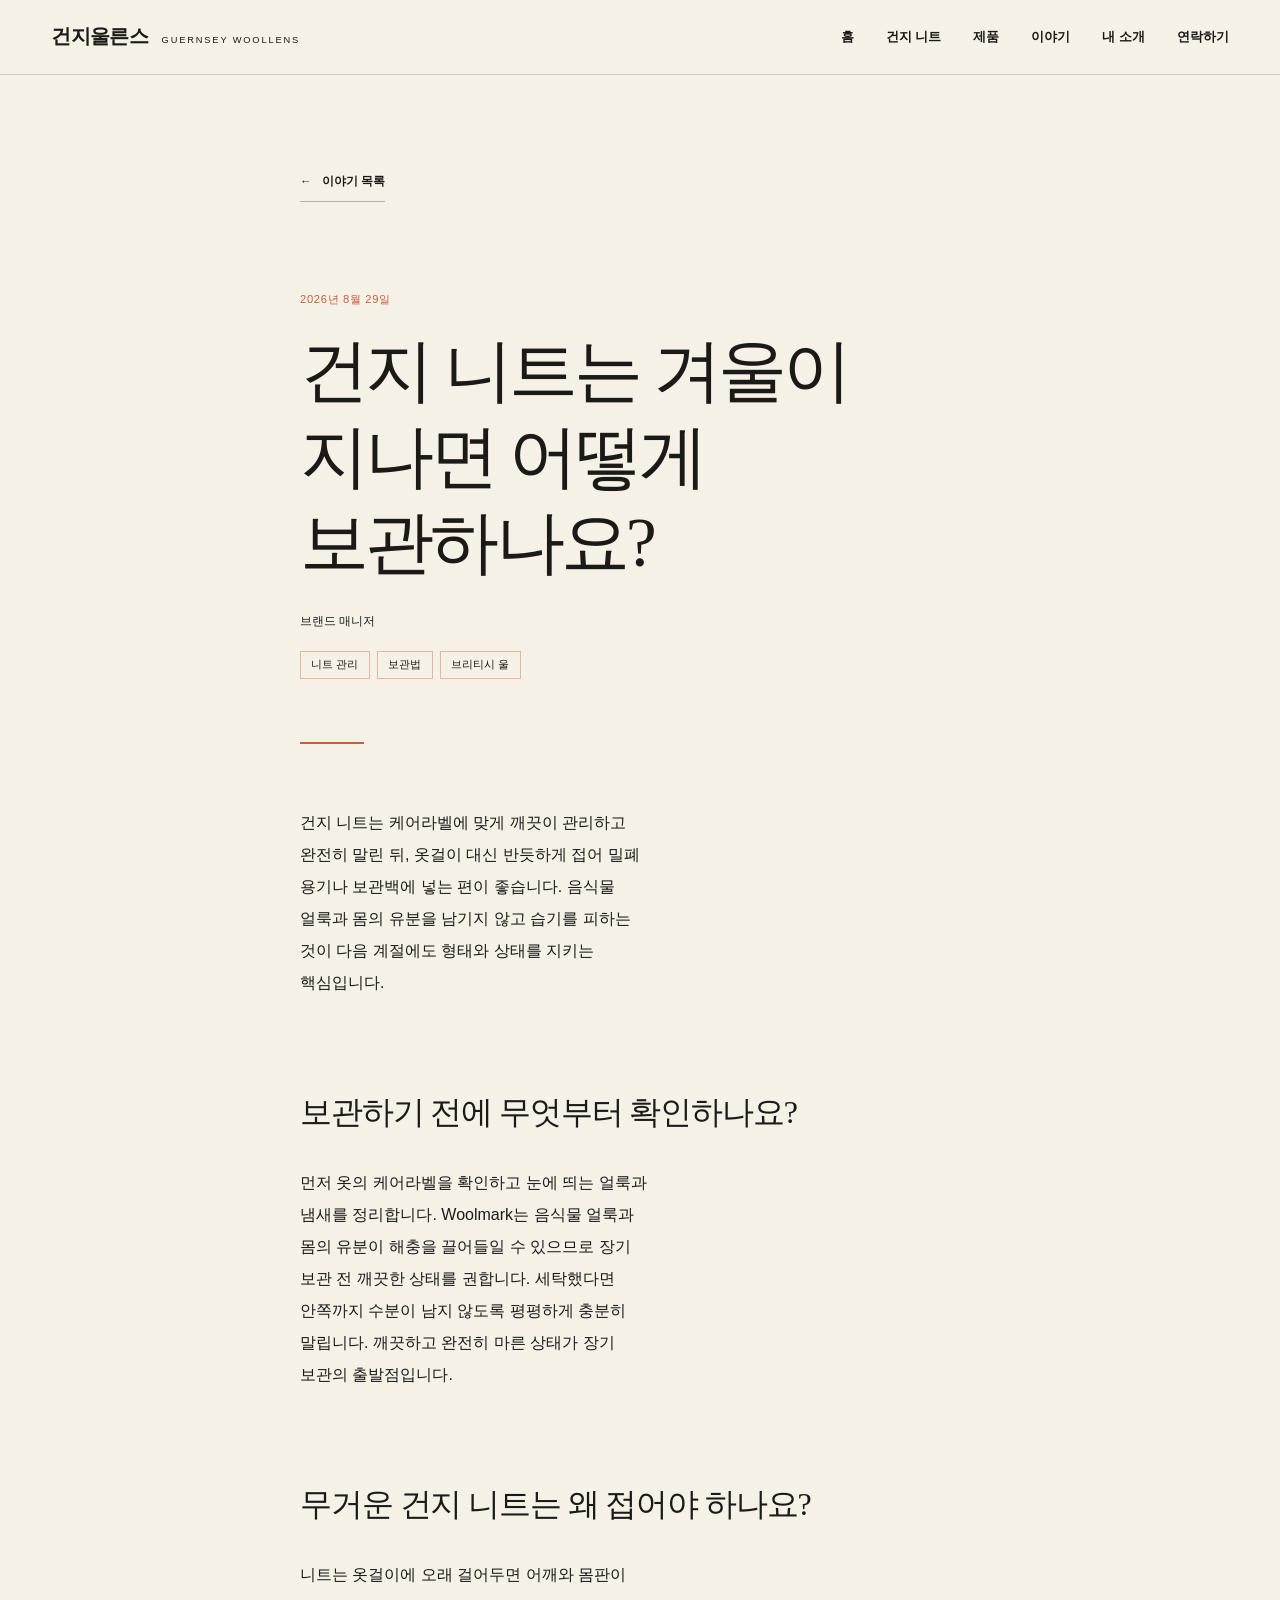
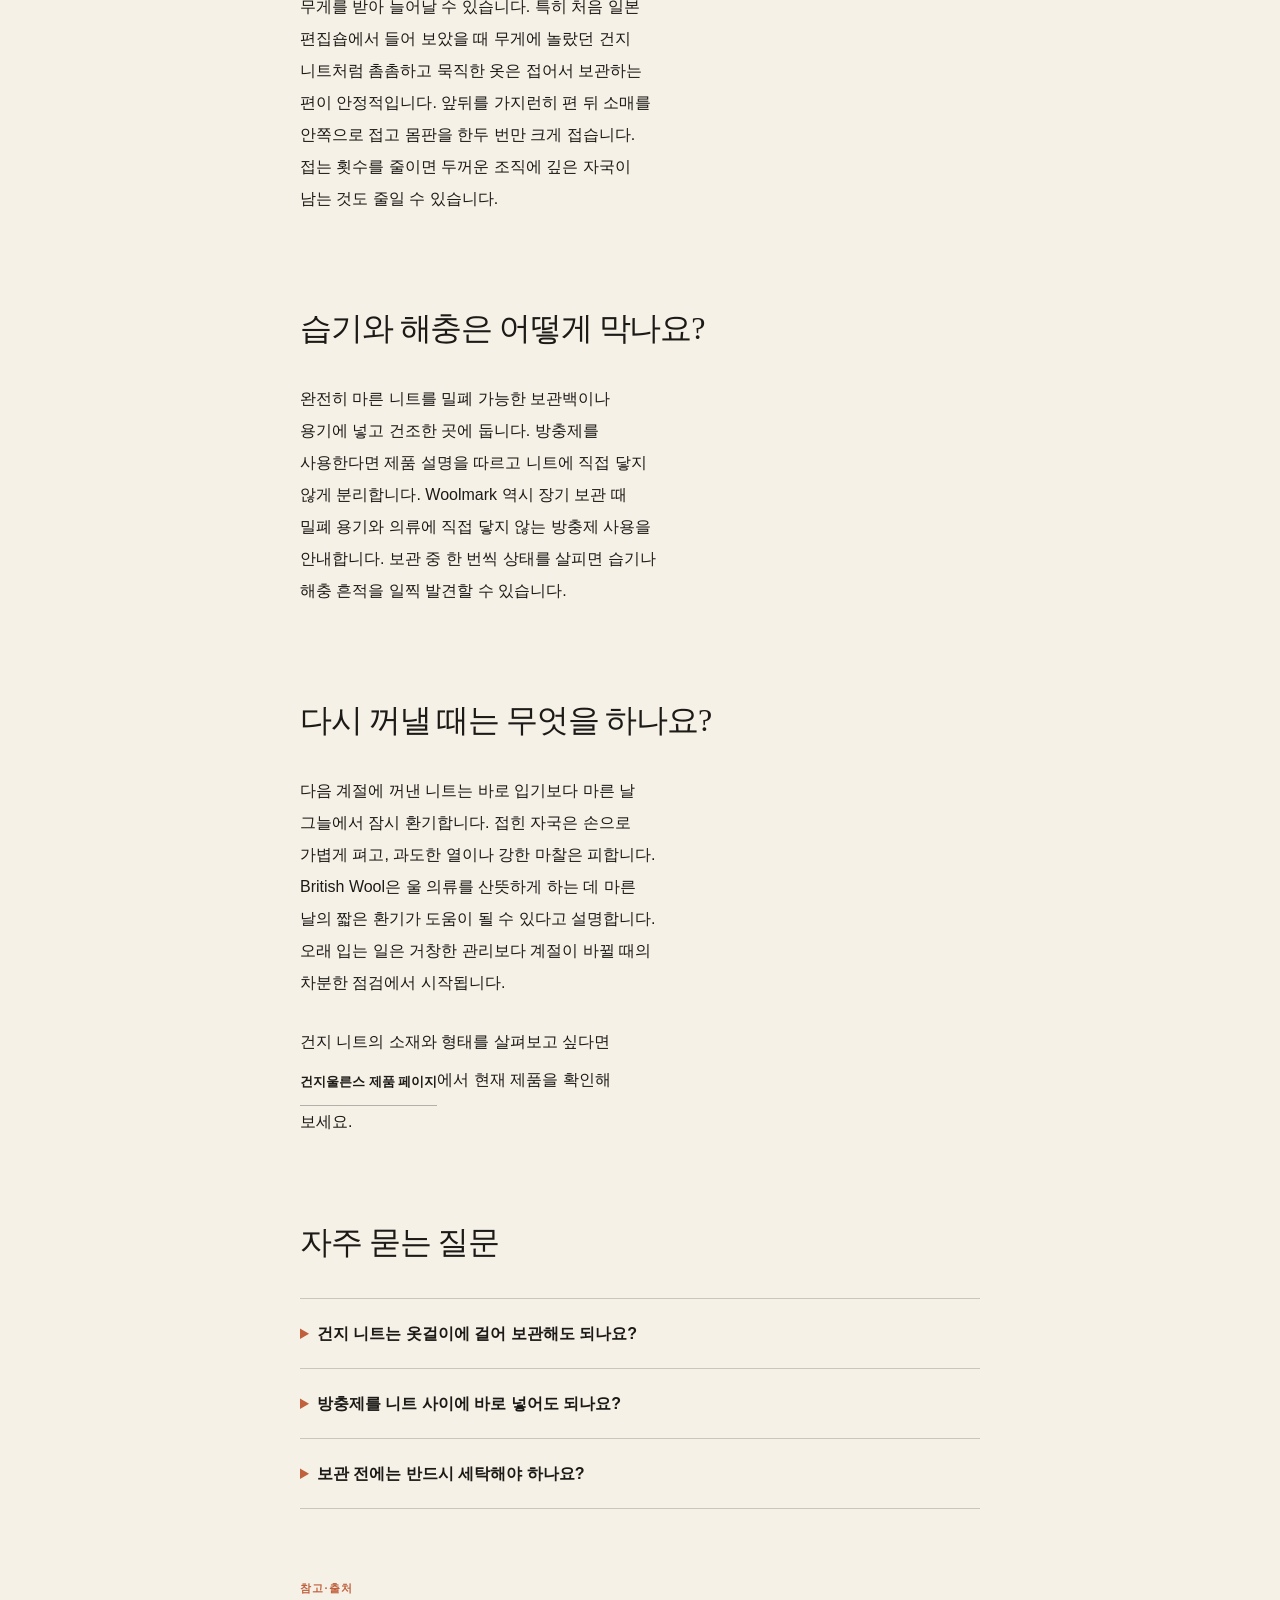
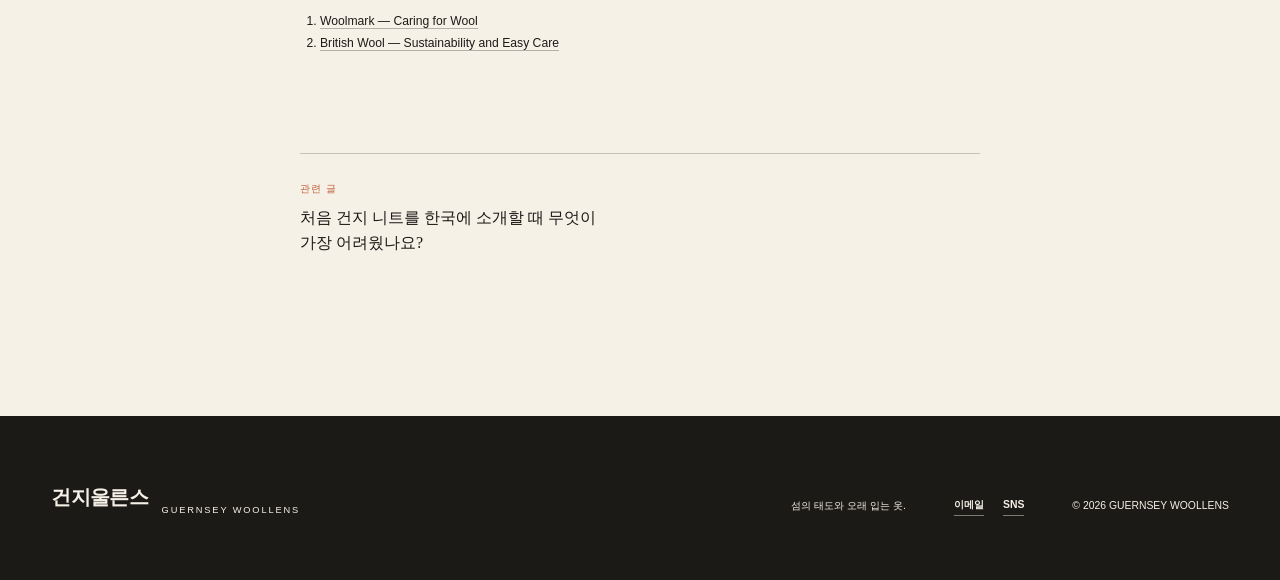
<file: story/how-to-store-guernsey-knit.html>
<!doctype html>
<html lang="ko">
  <head>
    <meta charset="utf-8">
    <meta name="viewport" content="width=device-width, initial-scale=1">
    <title>건지 니트는 겨울이 지나면 어떻게 보관하나요?</title>
    <meta name="description" content="건지 니트를 깨끗이 관리해 완전히 말린 뒤 접어서 보관하는 순서와 습기·해충을 피하는 방법을 울 니트 구매자를 위해 정리했습니다. 처음 장기 보관하는 분도 따라 할 수 있습니다.">
    <meta name="author" content="브랜드 매니저">
    <meta name="theme-color" content="#1C1A17">
    <link rel="canonical" href="https://guernsey-woollens.vercel.app/story/how-to-store-guernsey-knit.html">
    <meta property="og:type" content="article">
    <meta property="og:title" content="건지 니트는 겨울이 지나면 어떻게 보관하나요?">
    <meta property="og:description" content="건지 니트를 깨끗이 관리해 완전히 말린 뒤 접어서 보관하는 순서와 습기·해충을 피하는 방법을 울 니트 구매자를 위해 정리했습니다. 처음 장기 보관하는 분도 따라 할 수 있습니다.">
    <meta property="og:url" content="https://guernsey-woollens.vercel.app/story/how-to-store-guernsey-knit.html">
    <link rel="stylesheet" href="../styles.css">
    <script src="../script.js" defer></script>
    <script type="application/ld+json">{"@context":"https://schema.org","@type":"BlogPosting","headline":"건지 니트는 겨울이 지나면 어떻게 보관하나요?","description":"건지 니트를 깨끗이 관리해 완전히 말린 뒤 접어서 보관하는 순서와 습기·해충을 피하는 방법을 울 니트 구매자를 위해 정리했습니다. 처음 장기 보관하는 분도 따라 할 수 있습니다.","datePublished":"2026-08-29","dateModified":"2026-08-29","author":{"@type":"Person","name":"브랜드 매니저"},"mainEntityOfPage":"https://guernsey-woollens.vercel.app/story/how-to-store-guernsey-knit.html","keywords":"니트 관리, 보관법, 브리티시 울"}</script>
    <script type="application/ld+json">{"@context":"https://schema.org","@type":"FAQPage","mainEntity":[{"@type":"Question","name":"건지 니트는 옷걸이에 걸어 보관해도 되나요?","acceptedAnswer":{"@type":"Answer","text":"묵직한 니트는 장기간 걸어두면 어깨와 몸판이 늘어날 수 있어 반듯하게 접어 보관하는 편이 좋습니다."}},{"@type":"Question","name":"방충제를 니트 사이에 바로 넣어도 되나요?","acceptedAnswer":{"@type":"Answer","text":"제품 설명을 확인하고 니트에 직접 닿지 않도록 별도로 두는 편이 안전합니다."}},{"@type":"Question","name":"보관 전에는 반드시 세탁해야 하나요?","acceptedAnswer":{"@type":"Answer","text":"케어라벨을 우선 따르되, 얼룩과 몸의 유분이 남지 않은 깨끗하고 완전히 마른 상태로 보관하는 것이 중요합니다."}}]}</script>
    <script type="application/ld+json">{"@context":"https://schema.org","@type":"BreadcrumbList","itemListElement":[{"@type":"ListItem","position":1,"name":"홈","item":"https://guernsey-woollens.vercel.app/"},{"@type":"ListItem","position":2,"name":"이야기","item":"https://guernsey-woollens.vercel.app/story/"},{"@type":"ListItem","position":3,"name":"건지 니트는 겨울이 지나면 어떻게 보관하나요?","item":"https://guernsey-woollens.vercel.app/story/how-to-store-guernsey-knit.html"}]}</script>
  </head>
  <body>
    <a class="skip-link" href="#main">본문으로 바로가기</a>
    <header class="site-header is-scrolled" data-header data-solid-header>
      <a class="wordmark" href="../index.html#home" aria-label="건지울른스 홈"><span>건지울른스</span><small>GUERNSEY WOOLLENS</small></a>
      <button class="menu-button" type="button" aria-expanded="false" aria-controls="site-nav" data-menu-button onclick="toggleMenu()"><span class="menu-button__label">메뉴</span><span class="menu-button__lines" aria-hidden="true"><i></i><i></i></span></button>
      <nav class="site-nav" id="site-nav" aria-label="주요 메뉴" data-nav><a href="../index.html#home">홈</a><a href="../index.html#guernsey">건지 니트</a><a href="../products.html">제품</a><a href="index.html" aria-current="page">이야기</a><a href="../about.html">내 소개</a><a href="../contact.html">연락하기</a></nav>
    </header>
    <main class="story-post-page" id="main">
      <div class="story-post-wrap">
        <a class="story-back" href="index.html"><span aria-hidden="true">←</span> 이야기 목록</a>
        <article class="story-post">
          <header class="story-post__head"><time datetime="2026-08-29">2026년 8월 29일</time><h1>건지 니트는 겨울이 지나면 어떻게 보관하나요?</h1><div class="story-post__meta"><span>브랜드 매니저</span></div><div class="story-tags"><span class="story-tag">니트 관리</span><span class="story-tag">보관법</span><span class="story-tag">브리티시 울</span></div></header>
          <hr class="story-rule">
          <div class="story-post__body">
            <p>건지 니트는 케어라벨에 맞게 깨끗이 관리하고 완전히 말린 뒤, 옷걸이 대신 반듯하게 접어 밀폐 용기나 보관백에 넣는 편이 좋습니다. 음식물 얼룩과 몸의 유분을 남기지 않고 습기를 피하는 것이 다음 계절에도 형태와 상태를 지키는 핵심입니다.</p>
            <h2>보관하기 전에 무엇부터 확인하나요?</h2>
            <p>먼저 옷의 케어라벨을 확인하고 눈에 띄는 얼룩과 냄새를 정리합니다. Woolmark는 음식물 얼룩과 몸의 유분이 해충을 끌어들일 수 있으므로 장기 보관 전 깨끗한 상태를 권합니다. 세탁했다면 안쪽까지 수분이 남지 않도록 평평하게 충분히 말립니다. 깨끗하고 완전히 마른 상태가 장기 보관의 출발점입니다.</p>
            <h2>무거운 건지 니트는 왜 접어야 하나요?</h2>
            <p>니트는 옷걸이에 오래 걸어두면 어깨와 몸판이 무게를 받아 늘어날 수 있습니다. 특히 처음 일본 편집숍에서 들어 보았을 때 무게에 놀랐던 건지 니트처럼 촘촘하고 묵직한 옷은 접어서 보관하는 편이 안정적입니다. 앞뒤를 가지런히 편 뒤 소매를 안쪽으로 접고 몸판을 한두 번만 크게 접습니다. 접는 횟수를 줄이면 두꺼운 조직에 깊은 자국이 남는 것도 줄일 수 있습니다.</p>
            <h2>습기와 해충은 어떻게 막나요?</h2>
            <p>완전히 마른 니트를 밀폐 가능한 보관백이나 용기에 넣고 건조한 곳에 둡니다. 방충제를 사용한다면 제품 설명을 따르고 니트에 직접 닿지 않게 분리합니다. Woolmark 역시 장기 보관 때 밀폐 용기와 의류에 직접 닿지 않는 방충제 사용을 안내합니다. 보관 중 한 번씩 상태를 살피면 습기나 해충 흔적을 일찍 발견할 수 있습니다.</p>
            <h2>다시 꺼낼 때는 무엇을 하나요?</h2>
            <p>다음 계절에 꺼낸 니트는 바로 입기보다 마른 날 그늘에서 잠시 환기합니다. 접힌 자국은 손으로 가볍게 펴고, 과도한 열이나 강한 마찰은 피합니다. British Wool은 울 의류를 산뜻하게 하는 데 마른 날의 짧은 환기가 도움이 될 수 있다고 설명합니다. 오래 입는 일은 거창한 관리보다 계절이 바뀔 때의 차분한 점검에서 시작됩니다.</p>
            <p>건지 니트의 소재와 형태를 살펴보고 싶다면 <a class="text-link" href="../products.html">건지울른스 제품 페이지</a>에서 현재 제품을 확인해 보세요.</p>
          </div>
          <section class="story-faq"><h2>자주 묻는 질문</h2><details><summary>건지 니트는 옷걸이에 걸어 보관해도 되나요?</summary><p>묵직한 니트는 장기간 걸어두면 어깨와 몸판이 늘어날 수 있어 반듯하게 접어 보관하는 편이 좋습니다.</p></details><details><summary>방충제를 니트 사이에 바로 넣어도 되나요?</summary><p>제품 설명을 확인하고 니트에 직접 닿지 않도록 별도로 두는 편이 안전합니다.</p></details><details><summary>보관 전에는 반드시 세탁해야 하나요?</summary><p>케어라벨을 우선 따르되, 얼룩과 몸의 유분이 남지 않은 깨끗하고 완전히 마른 상태로 보관하는 것이 중요합니다.</p></details></section>
          <section class="story-sources"><h2>참고·출처</h2><ol><li><a href="https://www.woolmark.com/care/care-for-wool/" target="_blank" rel="noopener">Woolmark — Caring for Wool</a></li><li><a href="https://shop.britishwool.org.uk/sustainability/" target="_blank" rel="noopener">British Wool — Sustainability and Easy Care</a></li></ol></section>
          <nav class="story-pagination" aria-label="관련 글"><a href="introducing-guernsey-knit-to-korea.html"><div class="story-pagination__direction">관련 글</div><div class="story-pagination__title">처음 건지 니트를 한국에 소개할 때 무엇이 가장 어려웠나요?</div></a></nav>
        </article>
      </div>
    </main>
    <footer class="site-footer"><a class="wordmark wordmark--footer" href="../index.html#home"><span>건지울른스</span><small>GUERNSEY WOOLLENS</small></a><p>섬의 태도와 오래 입는 옷.</p><nav class="footer-links" aria-label="푸터 연락 링크"><a href="mailto:hello@geonjiulleuns.kr" target="_blank" rel="noopener noreferrer">이메일</a><a href="https://www.instagram.com/" target="_blank" rel="noopener noreferrer">SNS</a></nav><p>© <span data-year></span> GUERNSEY WOOLLENS</p></footer>
  </body>
</html>
</file>
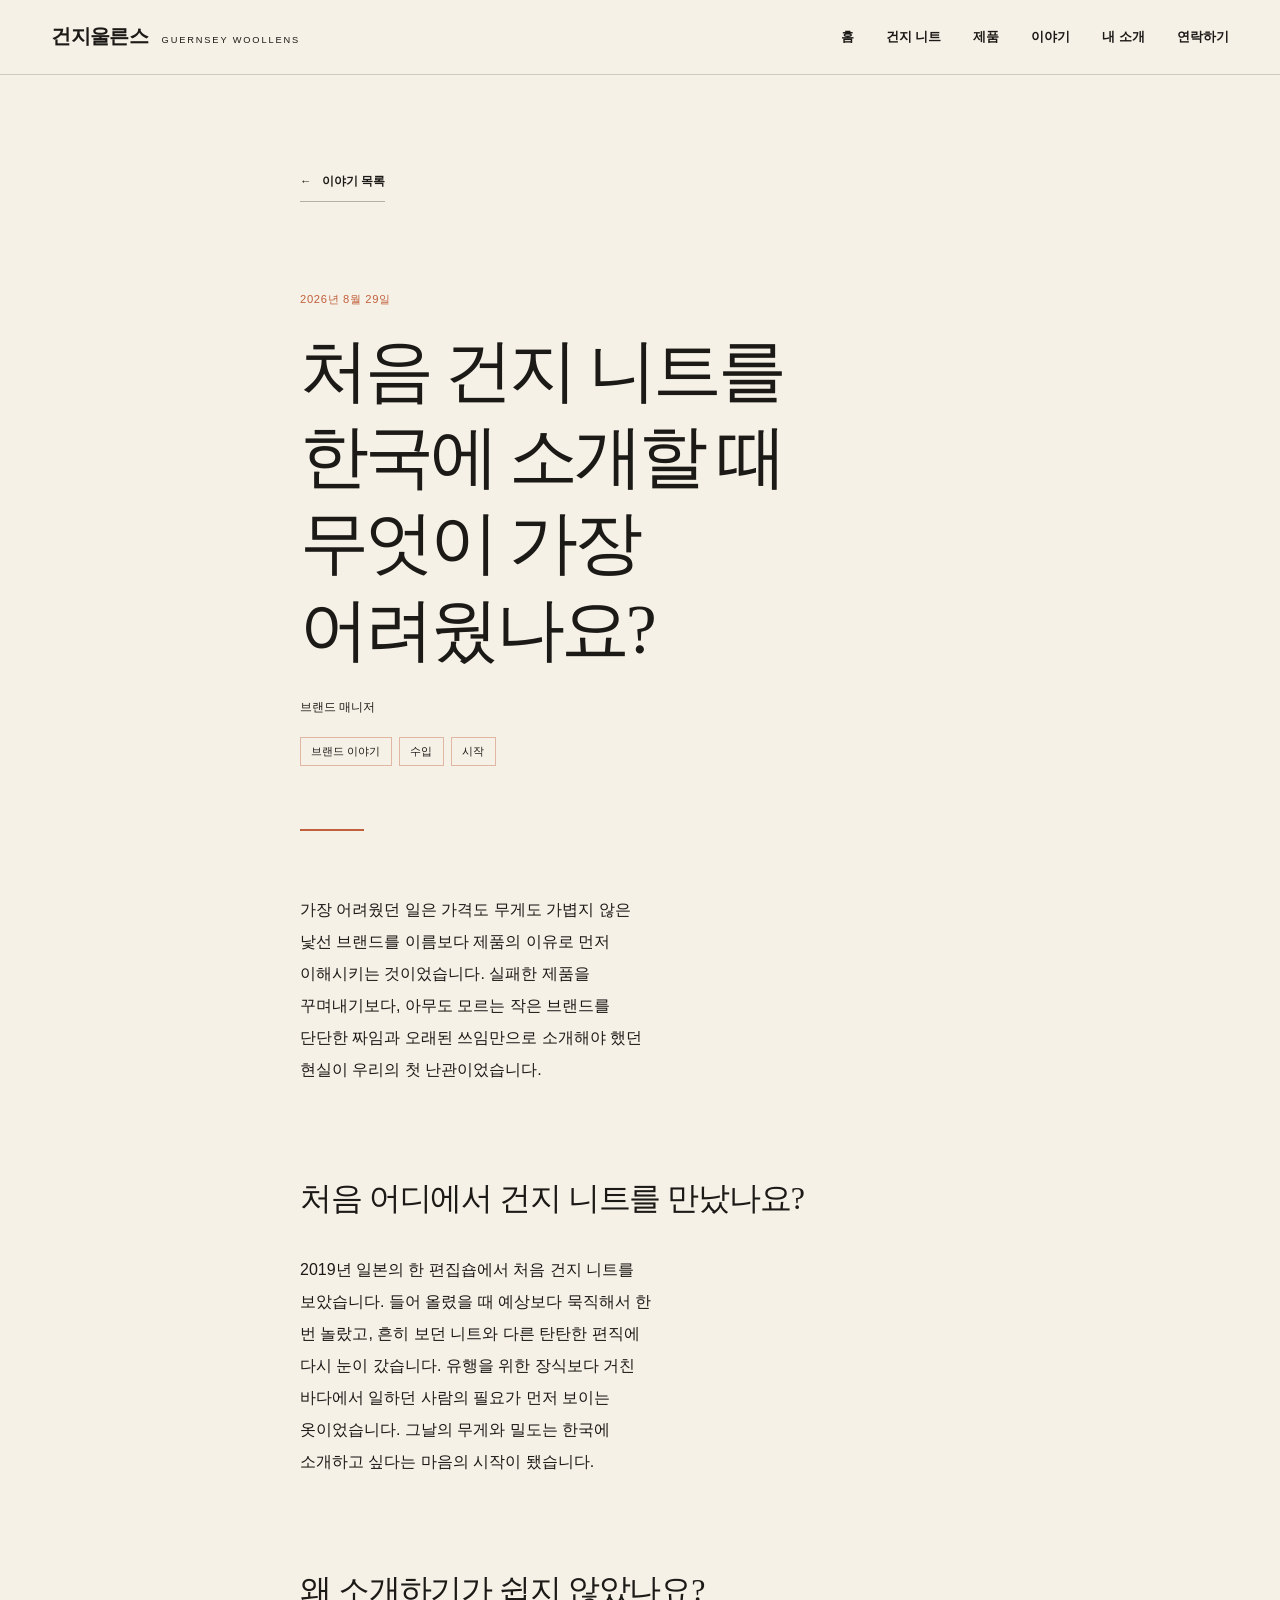
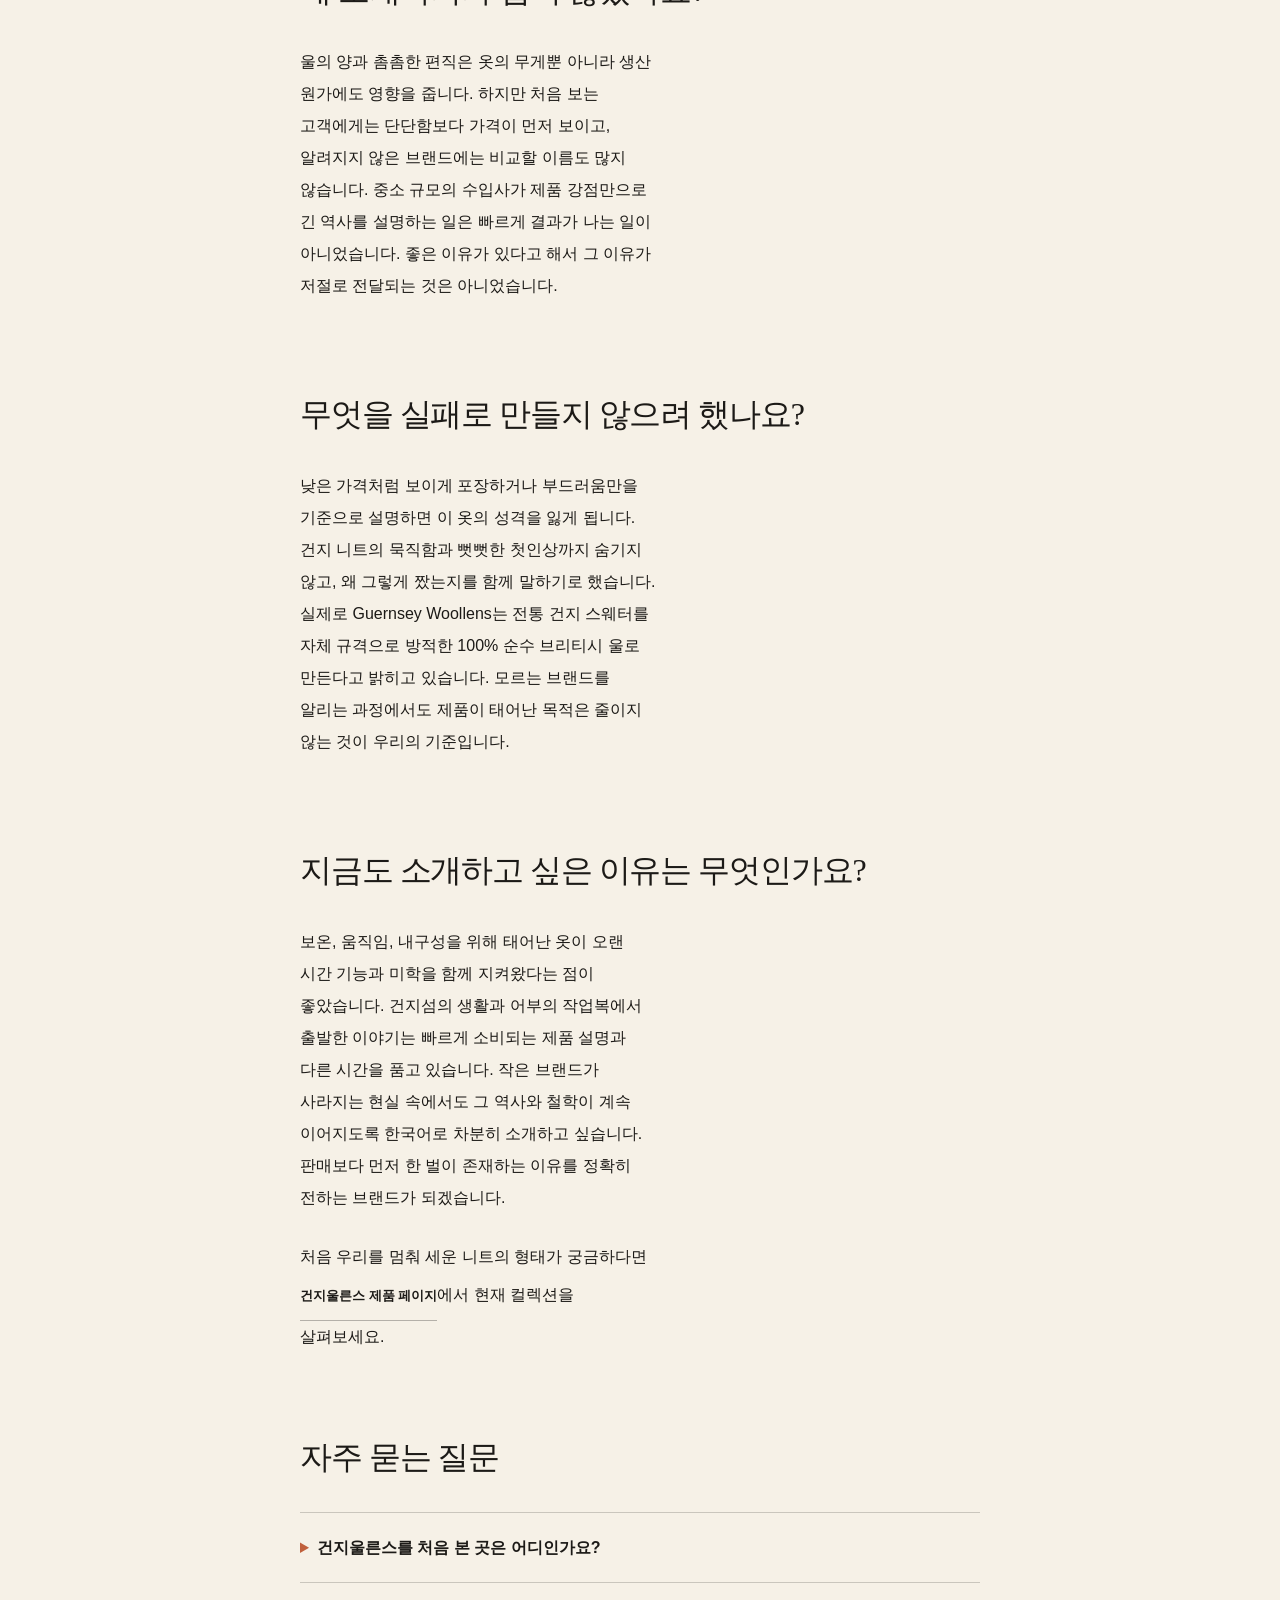
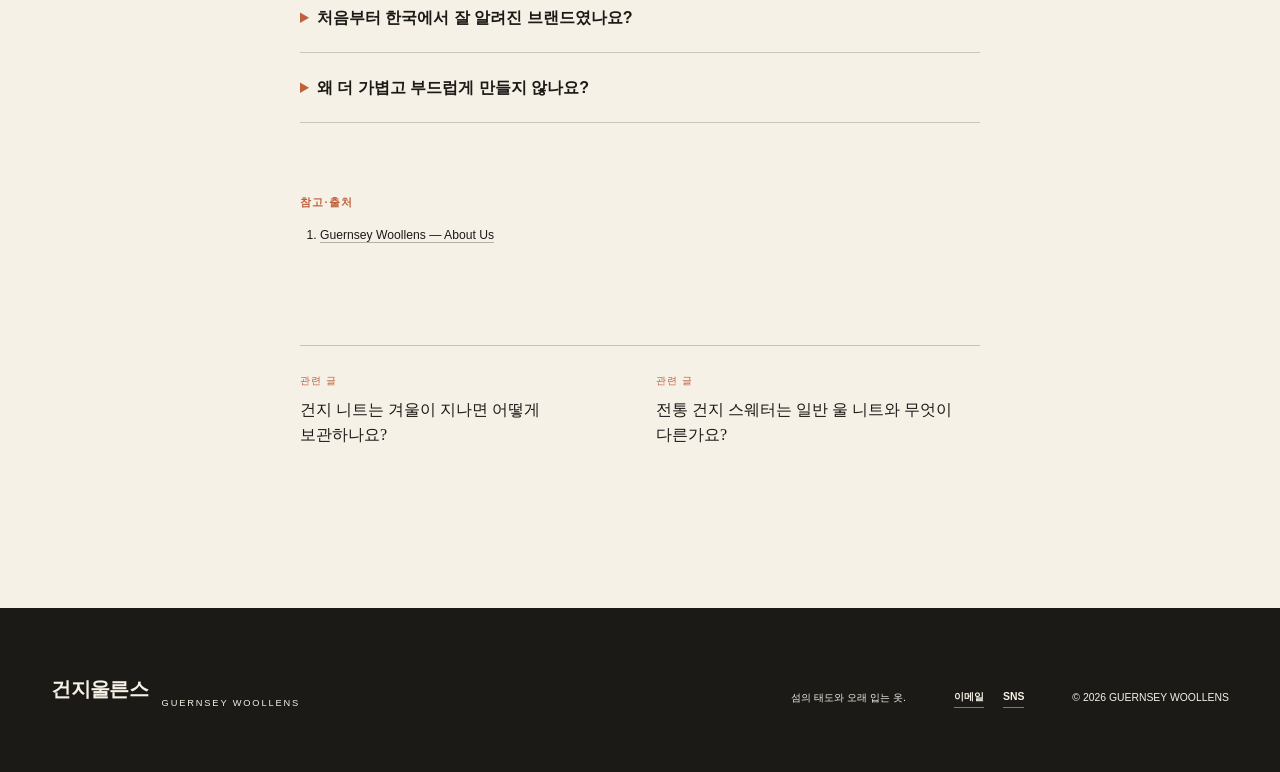
<file: story/introducing-guernsey-knit-to-korea.html>
<!doctype html>
<html lang="ko">
  <head>
    <meta charset="utf-8">
    <meta name="viewport" content="width=device-width, initial-scale=1">
    <title>처음 건지 니트를 한국에 소개할 때 무엇이 가장 어려웠나요?</title>
    <meta name="description" content="2019년 일본 편집숍에서 처음 만난 건지 니트를 한국에 소개하며, 알려지지 않은 브랜드의 무게와 가격을 설명해야 했던 현실을 기록했습니다. 브랜드를 시작한 사람의 목소리로 전합니다.">
    <meta name="author" content="브랜드 매니저">
    <meta name="theme-color" content="#1C1A17">
    <link rel="canonical" href="https://guernsey-woollens.vercel.app/story/introducing-guernsey-knit-to-korea.html">
    <meta property="og:type" content="article">
    <meta property="og:title" content="처음 건지 니트를 한국에 소개할 때 무엇이 가장 어려웠나요?">
    <meta property="og:description" content="2019년 일본 편집숍에서 처음 만난 건지 니트를 한국에 소개하며, 알려지지 않은 브랜드의 무게와 가격을 설명해야 했던 현실을 기록했습니다. 브랜드를 시작한 사람의 목소리로 전합니다.">
    <meta property="og:url" content="https://guernsey-woollens.vercel.app/story/introducing-guernsey-knit-to-korea.html">
    <link rel="stylesheet" href="../styles.css">
    <script src="../script.js" defer></script>
    <script type="application/ld+json">{"@context":"https://schema.org","@type":"BlogPosting","headline":"처음 건지 니트를 한국에 소개할 때 무엇이 가장 어려웠나요?","description":"2019년 일본 편집숍에서 처음 만난 건지 니트를 한국에 소개하며, 알려지지 않은 브랜드의 무게와 가격을 설명해야 했던 현실을 기록했습니다. 브랜드를 시작한 사람의 목소리로 전합니다.","datePublished":"2026-08-29","dateModified":"2026-08-29","author":{"@type":"Person","name":"브랜드 매니저"},"mainEntityOfPage":"https://guernsey-woollens.vercel.app/story/introducing-guernsey-knit-to-korea.html","keywords":"브랜드 이야기, 수입, 시작"}</script>
    <script type="application/ld+json">{"@context":"https://schema.org","@type":"FAQPage","mainEntity":[{"@type":"Question","name":"건지울른스를 처음 본 곳은 어디인가요?","acceptedAnswer":{"@type":"Answer","text":"2019년 일본의 한 편집숍에서 처음 보았고, 묵직한 무게와 촘촘한 편직이 특히 인상적이었습니다."}},{"@type":"Question","name":"처음부터 한국에서 잘 알려진 브랜드였나요?","acceptedAnswer":{"@type":"Answer","text":"아니요. 이름보다 제품의 소재와 쓰임, 역사를 먼저 설명해야 하는 작은 브랜드로 시작했습니다."}},{"@type":"Question","name":"왜 더 가볍고 부드럽게 만들지 않나요?","acceptedAnswer":{"@type":"Answer","text":"전통 건지 니트가 지닌 단단한 짜임과 작업복의 성격을 숨기거나 줄이지 않는 것을 중요한 기준으로 보기 때문입니다."}}]}</script>
    <script type="application/ld+json">{"@context":"https://schema.org","@type":"BreadcrumbList","itemListElement":[{"@type":"ListItem","position":1,"name":"홈","item":"https://guernsey-woollens.vercel.app/"},{"@type":"ListItem","position":2,"name":"이야기","item":"https://guernsey-woollens.vercel.app/story/"},{"@type":"ListItem","position":3,"name":"처음 건지 니트를 한국에 소개할 때 무엇이 가장 어려웠나요?","item":"https://guernsey-woollens.vercel.app/story/introducing-guernsey-knit-to-korea.html"}]}</script>
  </head>
  <body>
    <a class="skip-link" href="#main">본문으로 바로가기</a>
    <header class="site-header is-scrolled" data-header data-solid-header>
      <a class="wordmark" href="../index.html#home" aria-label="건지울른스 홈"><span>건지울른스</span><small>GUERNSEY WOOLLENS</small></a>
      <button class="menu-button" type="button" aria-expanded="false" aria-controls="site-nav" data-menu-button onclick="toggleMenu()"><span class="menu-button__label">메뉴</span><span class="menu-button__lines" aria-hidden="true"><i></i><i></i></span></button>
      <nav class="site-nav" id="site-nav" aria-label="주요 메뉴" data-nav><a href="../index.html#home">홈</a><a href="../index.html#guernsey">건지 니트</a><a href="../products.html">제품</a><a href="index.html" aria-current="page">이야기</a><a href="../about.html">내 소개</a><a href="../contact.html">연락하기</a></nav>
    </header>
    <main class="story-post-page" id="main">
      <div class="story-post-wrap">
        <a class="story-back" href="index.html"><span aria-hidden="true">←</span> 이야기 목록</a>
        <article class="story-post">
          <header class="story-post__head"><time datetime="2026-08-29">2026년 8월 29일</time><h1>처음 건지 니트를 한국에 소개할 때 무엇이 가장 어려웠나요?</h1><div class="story-post__meta"><span>브랜드 매니저</span></div><div class="story-tags"><span class="story-tag">브랜드 이야기</span><span class="story-tag">수입</span><span class="story-tag">시작</span></div></header>
          <hr class="story-rule">
          <div class="story-post__body">
            <p>가장 어려웠던 일은 가격도 무게도 가볍지 않은 낯선 브랜드를 이름보다 제품의 이유로 먼저 이해시키는 것이었습니다. 실패한 제품을 꾸며내기보다, 아무도 모르는 작은 브랜드를 단단한 짜임과 오래된 쓰임만으로 소개해야 했던 현실이 우리의 첫 난관이었습니다.</p>
            <h2>처음 어디에서 건지 니트를 만났나요?</h2>
            <p>2019년 일본의 한 편집숍에서 처음 건지 니트를 보았습니다. 들어 올렸을 때 예상보다 묵직해서 한 번 놀랐고, 흔히 보던 니트와 다른 탄탄한 편직에 다시 눈이 갔습니다. 유행을 위한 장식보다 거친 바다에서 일하던 사람의 필요가 먼저 보이는 옷이었습니다. 그날의 무게와 밀도는 한국에 소개하고 싶다는 마음의 시작이 됐습니다.</p>
            <h2>왜 소개하기가 쉽지 않았나요?</h2>
            <p>울의 양과 촘촘한 편직은 옷의 무게뿐 아니라 생산 원가에도 영향을 줍니다. 하지만 처음 보는 고객에게는 단단함보다 가격이 먼저 보이고, 알려지지 않은 브랜드에는 비교할 이름도 많지 않습니다. 중소 규모의 수입사가 제품 강점만으로 긴 역사를 설명하는 일은 빠르게 결과가 나는 일이 아니었습니다. 좋은 이유가 있다고 해서 그 이유가 저절로 전달되는 것은 아니었습니다.</p>
            <h2>무엇을 실패로 만들지 않으려 했나요?</h2>
            <p>낮은 가격처럼 보이게 포장하거나 부드러움만을 기준으로 설명하면 이 옷의 성격을 잃게 됩니다. 건지 니트의 묵직함과 뻣뻣한 첫인상까지 숨기지 않고, 왜 그렇게 짰는지를 함께 말하기로 했습니다. 실제로 Guernsey Woollens는 전통 건지 스웨터를 자체 규격으로 방적한 100% 순수 브리티시 울로 만든다고 밝히고 있습니다. 모르는 브랜드를 알리는 과정에서도 제품이 태어난 목적은 줄이지 않는 것이 우리의 기준입니다.</p>
            <h2>지금도 소개하고 싶은 이유는 무엇인가요?</h2>
            <p>보온, 움직임, 내구성을 위해 태어난 옷이 오랜 시간 기능과 미학을 함께 지켜왔다는 점이 좋았습니다. 건지섬의 생활과 어부의 작업복에서 출발한 이야기는 빠르게 소비되는 제품 설명과 다른 시간을 품고 있습니다. 작은 브랜드가 사라지는 현실 속에서도 그 역사와 철학이 계속 이어지도록 한국어로 차분히 소개하고 싶습니다. 판매보다 먼저 한 벌이 존재하는 이유를 정확히 전하는 브랜드가 되겠습니다.</p>
            <p>처음 우리를 멈춰 세운 니트의 형태가 궁금하다면 <a class="text-link" href="../products.html">건지울른스 제품 페이지</a>에서 현재 컬렉션을 살펴보세요.</p>
          </div>
          <section class="story-faq"><h2>자주 묻는 질문</h2><details><summary>건지울른스를 처음 본 곳은 어디인가요?</summary><p>2019년 일본의 한 편집숍에서 처음 보았고, 묵직한 무게와 촘촘한 편직이 특히 인상적이었습니다.</p></details><details><summary>처음부터 한국에서 잘 알려진 브랜드였나요?</summary><p>아니요. 이름보다 제품의 소재와 쓰임, 역사를 먼저 설명해야 하는 작은 브랜드로 시작했습니다.</p></details><details><summary>왜 더 가볍고 부드럽게 만들지 않나요?</summary><p>전통 건지 니트가 지닌 단단한 짜임과 작업복의 성격을 숨기거나 줄이지 않는 것을 중요한 기준으로 보기 때문입니다.</p></details></section>
          <section class="story-sources"><h2>참고·출처</h2><ol><li><a href="https://www.guernseywoollens.com/pages/about-us" target="_blank" rel="noopener">Guernsey Woollens — About Us</a></li></ol></section>
          <nav class="story-pagination" aria-label="관련 글"><a href="how-to-store-guernsey-knit.html"><div class="story-pagination__direction">관련 글</div><div class="story-pagination__title">건지 니트는 겨울이 지나면 어떻게 보관하나요?</div></a><a href="traditional-guernsey-sweater-difference.html"><div class="story-pagination__direction">관련 글</div><div class="story-pagination__title">전통 건지 스웨터는 일반 울 니트와 무엇이 다른가요?</div></a></nav>
        </article>
      </div>
    </main>
    <footer class="site-footer"><a class="wordmark wordmark--footer" href="../index.html#home"><span>건지울른스</span><small>GUERNSEY WOOLLENS</small></a><p>섬의 태도와 오래 입는 옷.</p><nav class="footer-links" aria-label="푸터 연락 링크"><a href="mailto:hello@geonjiulleuns.kr" target="_blank" rel="noopener noreferrer">이메일</a><a href="https://www.instagram.com/" target="_blank" rel="noopener noreferrer">SNS</a></nav><p>© <span data-year></span> GUERNSEY WOOLLENS</p></footer>
  </body>
</html>
</file>
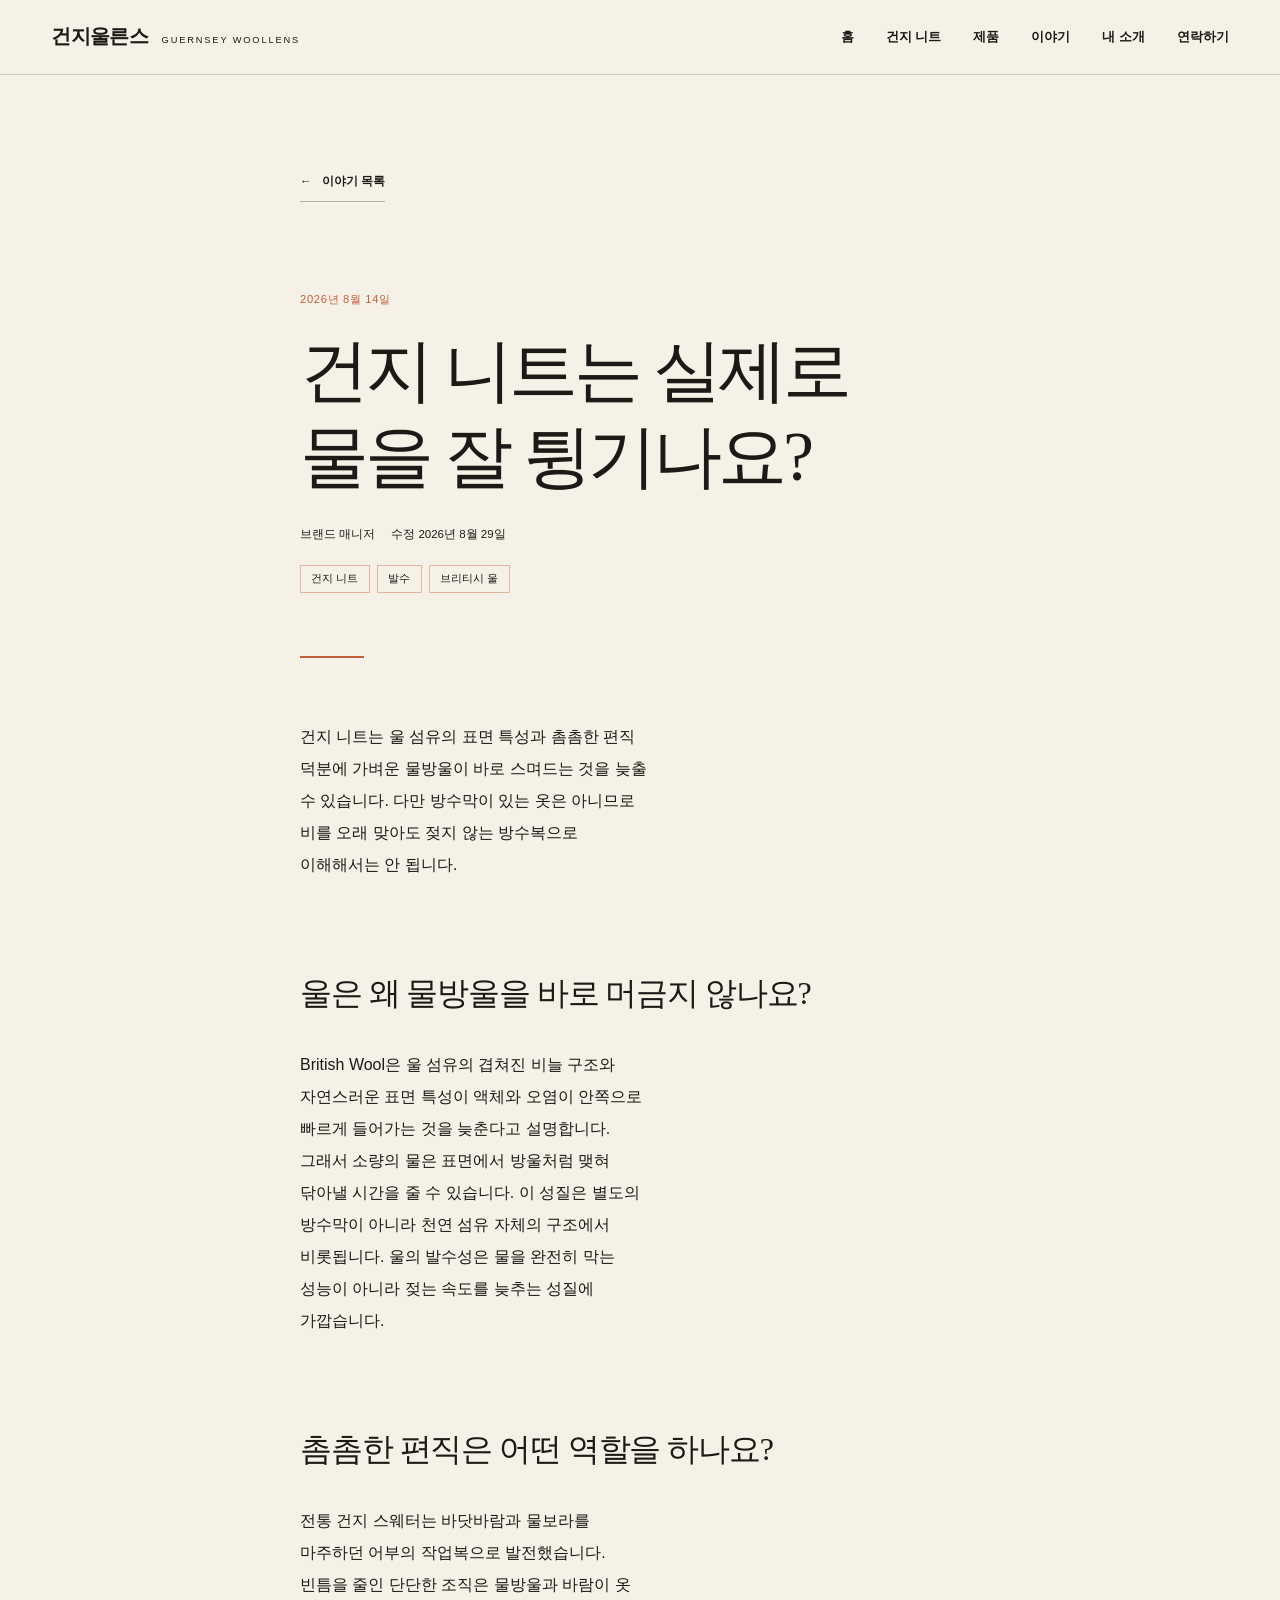
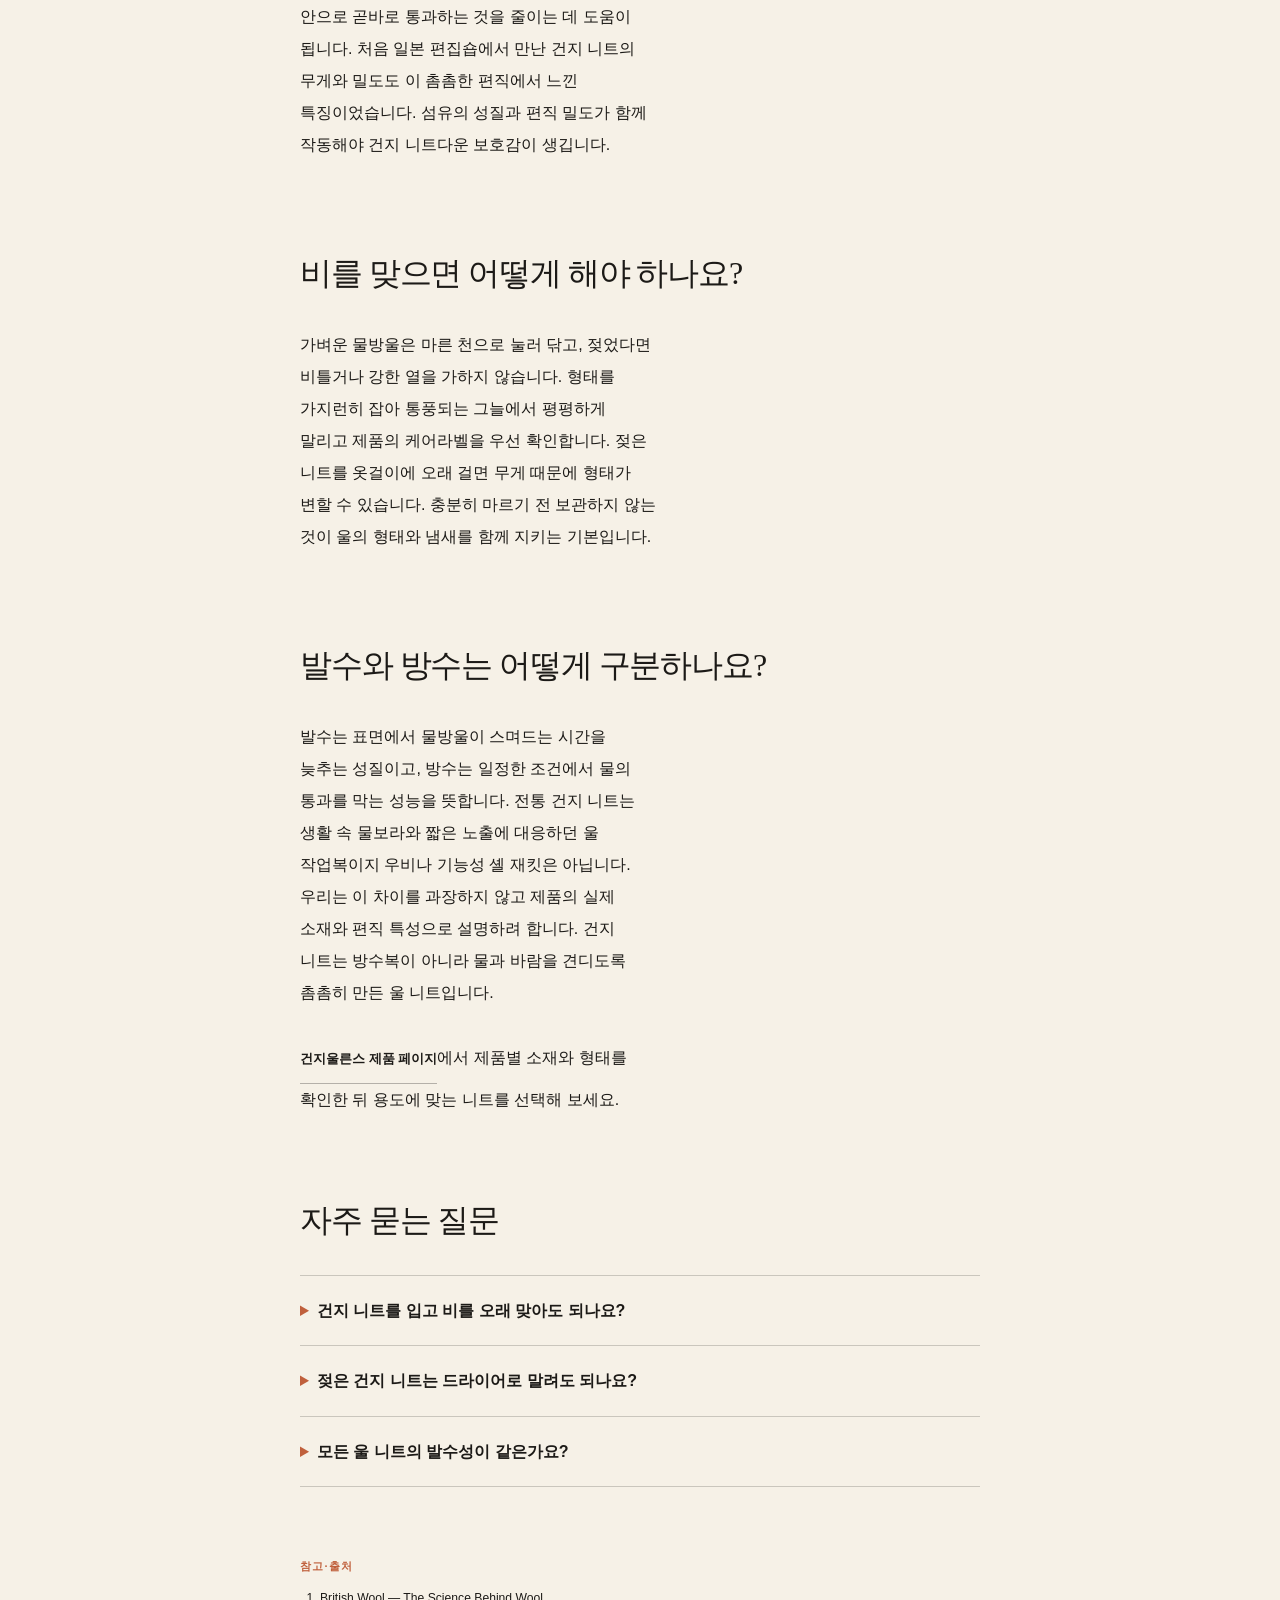
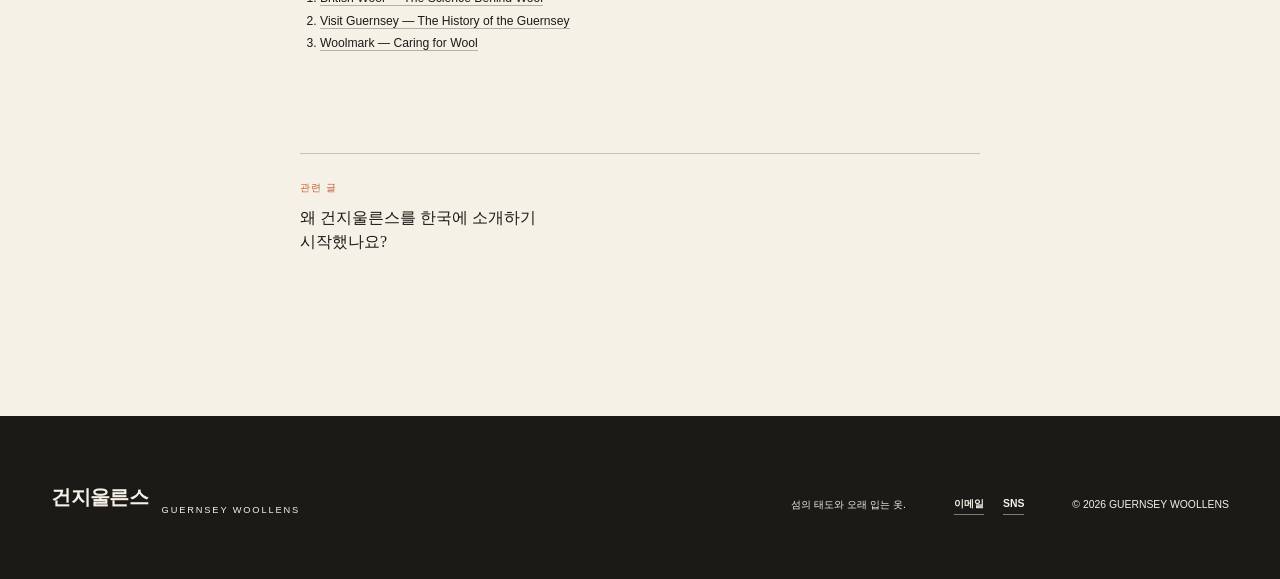
<file: story/is-guernsey-knit-water-resistant.html>
<!doctype html>
<html lang="ko">
  <head>
    <meta charset="utf-8">
    <meta name="viewport" content="width=device-width, initial-scale=1">
    <title>건지 니트는 실제로 물을 잘 튕기나요?</title>
    <meta name="description" content="건지 니트의 울 섬유 표면과 촘촘한 편직이 물방울의 침투를 어떻게 늦추는지, 발수와 방수의 차이까지 구매 전에 알기 쉽게 설명합니다.">
    <meta name="author" content="브랜드 매니저">
    <meta name="theme-color" content="#1C1A17">
    <link rel="canonical" href="https://guernsey-woollens.vercel.app/story/is-guernsey-knit-water-resistant.html">
    <meta property="og:type" content="article">
    <meta property="og:title" content="건지 니트는 실제로 물을 잘 튕기나요?">
    <meta property="og:description" content="건지 니트의 울 섬유 표면과 촘촘한 편직이 물방울의 침투를 어떻게 늦추는지, 발수와 방수의 차이까지 구매 전에 알기 쉽게 설명합니다.">
    <meta property="og:url" content="https://guernsey-woollens.vercel.app/story/is-guernsey-knit-water-resistant.html">
    <link rel="stylesheet" href="../styles.css">
    <script src="../script.js" defer></script>
    <script type="application/ld+json">{"@context":"https://schema.org","@type":"BlogPosting","headline":"건지 니트는 실제로 물을 잘 튕기나요?","description":"건지 니트의 울 섬유 표면과 촘촘한 편직이 물방울의 침투를 어떻게 늦추는지, 발수와 방수의 차이까지 구매 전에 알기 쉽게 설명합니다.","datePublished":"2026-08-14","dateModified":"2026-08-29","author":{"@type":"Person","name":"브랜드 매니저"},"mainEntityOfPage":"https://guernsey-woollens.vercel.app/story/is-guernsey-knit-water-resistant.html","keywords":"건지 니트, 발수, 브리티시 울"}</script>
    <script type="application/ld+json">{"@context":"https://schema.org","@type":"FAQPage","mainEntity":[{"@type":"Question","name":"건지 니트를 입고 비를 오래 맞아도 되나요?","acceptedAnswer":{"@type":"Answer","text":"아니요. 가벼운 물방울의 침투를 늦출 수 있지만 방수복이 아니므로 장시간 비에는 별도의 우의를 입는 것이 좋습니다."}},{"@type":"Question","name":"젖은 건지 니트는 드라이어로 말려도 되나요?","acceptedAnswer":{"@type":"Answer","text":"강한 열은 피하고 케어라벨을 확인한 뒤 형태를 잡아 통풍되는 그늘에서 평평하게 말리는 편이 안전합니다."}},{"@type":"Question","name":"모든 울 니트의 발수성이 같은가요?","acceptedAnswer":{"@type":"Answer","text":"아닙니다. 원사의 가공, 편직 밀도와 제품 구조에 따라 물방울에 반응하는 정도가 달라질 수 있습니다."}}]}</script>
    <script type="application/ld+json">{"@context":"https://schema.org","@type":"BreadcrumbList","itemListElement":[{"@type":"ListItem","position":1,"name":"홈","item":"https://guernsey-woollens.vercel.app/"},{"@type":"ListItem","position":2,"name":"이야기","item":"https://guernsey-woollens.vercel.app/story/"},{"@type":"ListItem","position":3,"name":"건지 니트는 실제로 물을 잘 튕기나요?","item":"https://guernsey-woollens.vercel.app/story/is-guernsey-knit-water-resistant.html"}]}</script>
  </head>
  <body>
    <a class="skip-link" href="#main">본문으로 바로가기</a>
    <header class="site-header is-scrolled" data-header data-solid-header>
      <a class="wordmark" href="../index.html#home" aria-label="건지울른스 홈"><span>건지울른스</span><small>GUERNSEY WOOLLENS</small></a>
      <button class="menu-button" type="button" aria-expanded="false" aria-controls="site-nav" data-menu-button onclick="toggleMenu()"><span class="menu-button__label">메뉴</span><span class="menu-button__lines" aria-hidden="true"><i></i><i></i></span></button>
      <nav class="site-nav" id="site-nav" aria-label="주요 메뉴" data-nav><a href="../index.html#home">홈</a><a href="../index.html#guernsey">건지 니트</a><a href="../products.html">제품</a><a href="index.html" aria-current="page">이야기</a><a href="../about.html">내 소개</a><a href="../contact.html">연락하기</a></nav>
    </header>
    <main class="story-post-page" id="main">
      <div class="story-post-wrap">
        <a class="story-back" href="index.html"><span aria-hidden="true">←</span> 이야기 목록</a>
        <article class="story-post">
          <header class="story-post__head"><time datetime="2026-08-14">2026년 8월 14일</time><h1>건지 니트는 실제로 물을 잘 튕기나요?</h1><div class="story-post__meta"><span>브랜드 매니저</span><span>수정 2026년 8월 29일</span></div><div class="story-tags"><span class="story-tag">건지 니트</span><span class="story-tag">발수</span><span class="story-tag">브리티시 울</span></div></header>
          <hr class="story-rule">
          <div class="story-post__body">
            <p>건지 니트는 울 섬유의 표면 특성과 촘촘한 편직 덕분에 가벼운 물방울이 바로 스며드는 것을 늦출 수 있습니다. 다만 방수막이 있는 옷은 아니므로 비를 오래 맞아도 젖지 않는 방수복으로 이해해서는 안 됩니다.</p>
            <h2>울은 왜 물방울을 바로 머금지 않나요?</h2>
            <p>British Wool은 울 섬유의 겹쳐진 비늘 구조와 자연스러운 표면 특성이 액체와 오염이 안쪽으로 빠르게 들어가는 것을 늦춘다고 설명합니다. 그래서 소량의 물은 표면에서 방울처럼 맺혀 닦아낼 시간을 줄 수 있습니다. 이 성질은 별도의 방수막이 아니라 천연 섬유 자체의 구조에서 비롯됩니다. 울의 발수성은 물을 완전히 막는 성능이 아니라 젖는 속도를 늦추는 성질에 가깝습니다.</p>
            <h2>촘촘한 편직은 어떤 역할을 하나요?</h2>
            <p>전통 건지 스웨터는 바닷바람과 물보라를 마주하던 어부의 작업복으로 발전했습니다. 빈틈을 줄인 단단한 조직은 물방울과 바람이 옷 안으로 곧바로 통과하는 것을 줄이는 데 도움이 됩니다. 처음 일본 편집숍에서 만난 건지 니트의 무게와 밀도도 이 촘촘한 편직에서 느낀 특징이었습니다. 섬유의 성질과 편직 밀도가 함께 작동해야 건지 니트다운 보호감이 생깁니다.</p>
            <h2>비를 맞으면 어떻게 해야 하나요?</h2>
            <p>가벼운 물방울은 마른 천으로 눌러 닦고, 젖었다면 비틀거나 강한 열을 가하지 않습니다. 형태를 가지런히 잡아 통풍되는 그늘에서 평평하게 말리고 제품의 케어라벨을 우선 확인합니다. 젖은 니트를 옷걸이에 오래 걸면 무게 때문에 형태가 변할 수 있습니다. 충분히 마르기 전 보관하지 않는 것이 울의 형태와 냄새를 함께 지키는 기본입니다.</p>
            <h2>발수와 방수는 어떻게 구분하나요?</h2>
            <p>발수는 표면에서 물방울이 스며드는 시간을 늦추는 성질이고, 방수는 일정한 조건에서 물의 통과를 막는 성능을 뜻합니다. 전통 건지 니트는 생활 속 물보라와 짧은 노출에 대응하던 울 작업복이지 우비나 기능성 셸 재킷은 아닙니다. 우리는 이 차이를 과장하지 않고 제품의 실제 소재와 편직 특성으로 설명하려 합니다. 건지 니트는 방수복이 아니라 물과 바람을 견디도록 촘촘히 만든 울 니트입니다.</p>
            <p><a class="text-link" href="../products.html">건지울른스 제품 페이지</a>에서 제품별 소재와 형태를 확인한 뒤 용도에 맞는 니트를 선택해 보세요.</p>
          </div>
          <section class="story-faq"><h2>자주 묻는 질문</h2><details><summary>건지 니트를 입고 비를 오래 맞아도 되나요?</summary><p>아니요. 가벼운 물방울의 침투를 늦출 수 있지만 방수복이 아니므로 장시간 비에는 별도의 우의를 입는 것이 좋습니다.</p></details><details><summary>젖은 건지 니트는 드라이어로 말려도 되나요?</summary><p>강한 열은 피하고 케어라벨을 확인한 뒤 형태를 잡아 통풍되는 그늘에서 평평하게 말리는 편이 안전합니다.</p></details><details><summary>모든 울 니트의 발수성이 같은가요?</summary><p>아닙니다. 원사의 가공, 편직 밀도와 제품 구조에 따라 물방울에 반응하는 정도가 달라질 수 있습니다.</p></details></section>
          <section class="story-sources"><h2>참고·출처</h2><ol><li><a href="https://shop.britishwool.org.uk/the-science-behind-wool/" target="_blank" rel="noopener">British Wool — The Science Behind Wool</a></li><li><a href="https://www.visitguernsey.com/articles/2023/the-history-of-the-guernsey/" target="_blank" rel="noopener">Visit Guernsey — The History of the Guernsey</a></li><li><a href="https://www.woolmark.com/care/care-for-wool/" target="_blank" rel="noopener">Woolmark — Caring for Wool</a></li></ol></section>
          <nav class="story-pagination" aria-label="관련 글"><a href="why-we-introduced-guernsey-woollens.html"><div class="story-pagination__direction">관련 글</div><div class="story-pagination__title">왜 건지울른스를 한국에 소개하기 시작했나요?</div></a></nav>
        </article>
      </div>
    </main>
    <footer class="site-footer"><a class="wordmark wordmark--footer" href="../index.html#home"><span>건지울른스</span><small>GUERNSEY WOOLLENS</small></a><p>섬의 태도와 오래 입는 옷.</p><nav class="footer-links" aria-label="푸터 연락 링크"><a href="mailto:hello@geonjiulleuns.kr" target="_blank" rel="noopener noreferrer">이메일</a><a href="https://www.instagram.com/" target="_blank" rel="noopener noreferrer">SNS</a></nav><p>© <span data-year></span> GUERNSEY WOOLLENS</p></footer>
  </body>
</html>
</file>
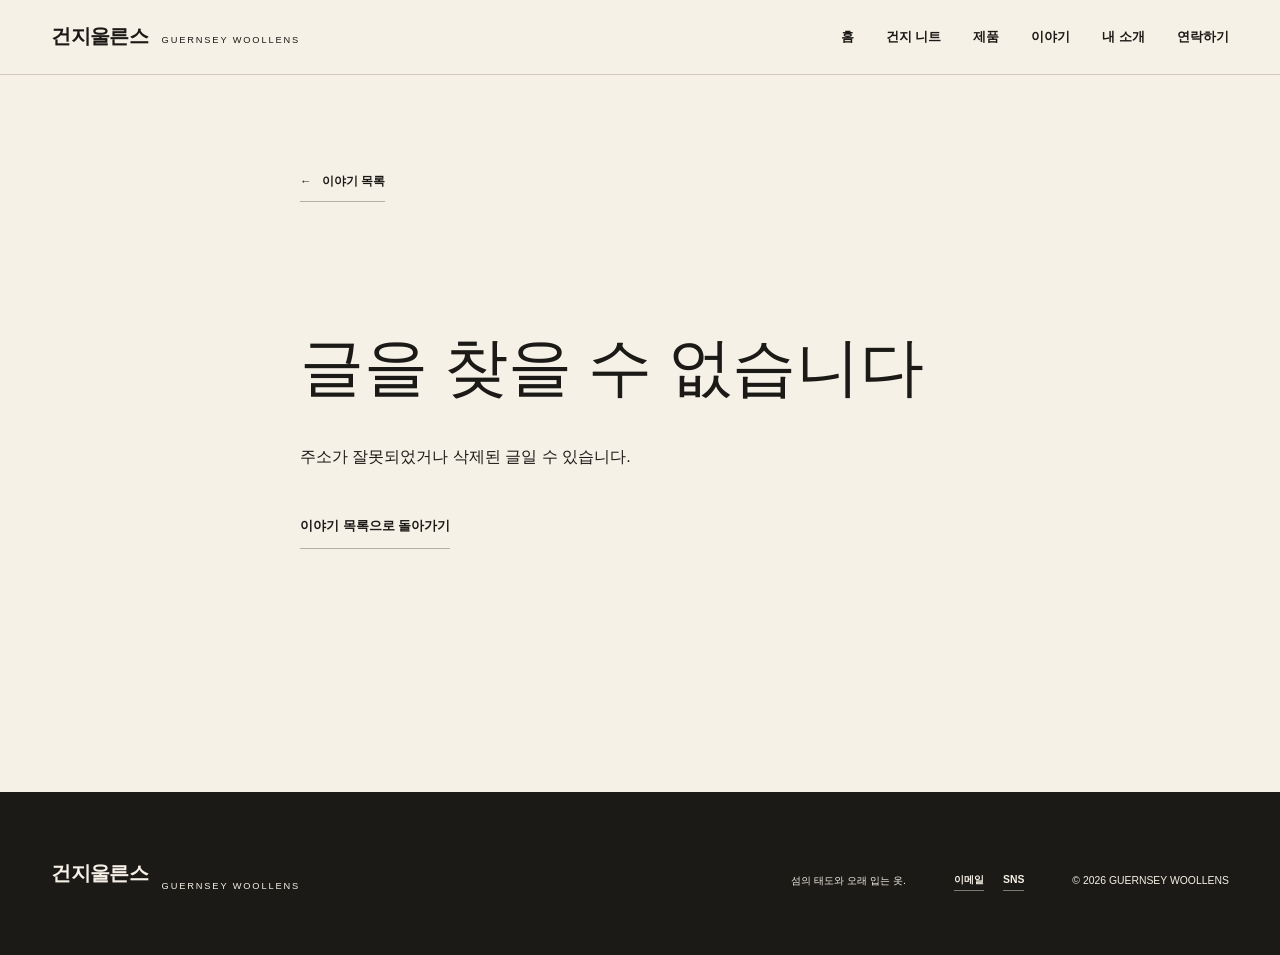
<file: story/post.html>
<!doctype html>
<html lang="ko">
  <head>
    <meta charset="utf-8">
    <meta name="viewport" content="width=device-width, initial-scale=1">
    <meta name="description" content="건지울른스 정적 글 주소로 이동하기 위한 이전 상세 페이지입니다.">
    <meta name="author" content="">
    <meta name="robots" content="noindex, follow">
    <meta name="theme-color" content="#1C1A17">
    <title>이전 글 상세 | 건지울른스</title>
    <link rel="canonical" href="https://guernsey-woollens.vercel.app/story/">
    <meta property="og:type" content="article">
    <meta property="og:title" content="이전 글 상세 | 건지울른스">
    <meta property="og:description" content="건지울른스 정적 글 주소로 이동하기 위한 이전 상세 페이지입니다.">
    <meta property="og:url" content="https://guernsey-woollens.vercel.app/story/">
    <link rel="stylesheet" href="../styles.css">
    <script src="../script.js" defer></script>
  </head>
  <body>
    <a class="skip-link" href="#main">본문으로 바로가기</a>

    <header class="site-header is-scrolled" data-header data-solid-header>
      <a class="wordmark" href="../index.html#home" aria-label="건지울른스 홈">
        <span>건지울른스</span>
        <small>GUERNSEY WOOLLENS</small>
      </a>

      <button class="menu-button" type="button" aria-expanded="false" aria-controls="site-nav" data-menu-button onclick="toggleMenu()">
        <span class="menu-button__label">메뉴</span>
        <span class="menu-button__lines" aria-hidden="true"><i></i><i></i></span>
      </button>

      <nav class="site-nav" id="site-nav" aria-label="주요 메뉴" data-nav>
        <a href="../index.html#home">홈</a>
        <a href="../index.html#guernsey">건지 니트</a>
        <a href="../products.html">제품</a>
        <a href="index.html" aria-current="page">이야기</a>
        <a href="../about.html">내 소개</a>
        <a href="../contact.html">연락하기</a>
      </nav>
    </header>

    <main class="story-post-page" id="main">
      <div class="story-post-wrap">
        <a class="story-back" href="index.html"><span aria-hidden="true">←</span> 이야기 목록</a>
        <div data-post-content aria-live="polite"></div>
      </div>
    </main>

    <footer class="site-footer">
      <a class="wordmark wordmark--footer" href="../index.html#home"><span>건지울른스</span><small>GUERNSEY WOOLLENS</small></a>
      <p>섬의 태도와 오래 입는 옷.</p>
      <nav class="footer-links" aria-label="푸터 연락 링크">
        <a href="mailto:hello@geonjiulleuns.kr" target="_blank" rel="noopener noreferrer">이메일</a>
        <a href="https://www.instagram.com/" target="_blank" rel="noopener noreferrer">SNS</a>
      </nav>
      <p>© <span data-year></span> GUERNSEY WOOLLENS</p>
    </footer>

    <script>
      (() => {
        const content = document.querySelector('[data-post-content]');

        const element = (tag, className, text) => {
          const node = document.createElement(tag);
          if (className) node.className = className;
          if (text !== undefined && text !== null) node.textContent = text;
          return node;
        };

        const formatDate = (value) => {
          if (!value) return '';
          const date = new Date(`${value}T00:00:00`);
          if (Number.isNaN(date.getTime())) return String(value);
          return new Intl.DateTimeFormat('ko-KR', { year: 'numeric', month: 'long', day: 'numeric' }).format(date);
        };

        const renderBody = (source) => {
          const box = element('div', 'story-post__body');
          const blocks = String(source || '').replace(/\r\n/g, '\n').split(/\n\s*\n/);
          blocks.forEach((rawBlock) => {
            const block = rawBlock.trim();
            if (!block) return;
            const lines = block.split('\n');
            if (lines.every((line) => /^- /.test(line.trim()))) {
              const list = element('ul');
              lines.forEach((line) => list.append(element('li', null, line.trim().slice(2))));
              box.append(list);
            } else if (/^## /.test(block)) {
              box.append(element('h2', null, block.slice(3).trim()));
            } else {
              box.append(element('p', null, block));
            }
          });
          return box;
        };

        const showNotFound = () => {
          const box = element('section', 'story-not-found');
          box.append(element('h1', null, '글을 찾을 수 없습니다'));
          box.append(element('p', null, '주소가 잘못되었거나 삭제된 글일 수 있습니다.'));
          const link = element('a', 'text-link', '이야기 목록으로 돌아가기');
          link.href = 'index.html';
          box.append(link);
          content.replaceChildren(box);
        };

        const hrefOf = (post) => post.url ? String(post.url) : `post.html?id=${encodeURIComponent(post.id || '')}`;
        const setAttribute = (selector, name, value) => document.querySelector(selector)?.setAttribute(name, value);
        const addStructuredData = (data) => {
          const script = document.createElement('script');
          script.type = 'application/ld+json';
          script.textContent = JSON.stringify(data);
          document.head.append(script);
        };

        const setMetadata = (post) => {
          const title = String(post.title || '이야기');
          const description = String(post.description || post.summary || '').slice(0, 160);
          const dynamicUrl = new URL(`post.html?id=${encodeURIComponent(post.id || '')}`, window.location.href).href;
          const canonicalUrl = post.url ? new URL(String(post.url), window.location.href).href : dynamicUrl;
          const author = String(post.author || '').trim();

          document.title = `${title} | 건지울른스`;
          setAttribute('meta[name="description"]', 'content', description);
          setAttribute('meta[name="author"]', 'content', author);
          setAttribute('link[rel="canonical"]', 'href', canonicalUrl);
          setAttribute('meta[property="og:title"]', 'content', title);
          setAttribute('meta[property="og:description"]', 'content', description);
          setAttribute('meta[property="og:url"]', 'content', canonicalUrl);

          const article = {
            '@context': 'https://schema.org',
            '@type': 'BlogPosting',
            headline: title,
            description,
            datePublished: String(post.date || ''),
            dateModified: String(post.updated || post.date || ''),
            mainEntityOfPage: canonicalUrl,
            keywords: Array.isArray(post.tags) ? post.tags.map(String).join(', ') : '',
          };
          if (author) article.author = { '@type': 'Person', name: author };
          addStructuredData(article);

          const faq = Array.isArray(post.faq) ? post.faq.filter((item) => item && item.q && item.a) : [];
          if (faq.length) {
            addStructuredData({
              '@context': 'https://schema.org',
              '@type': 'FAQPage',
              mainEntity: faq.map((item) => ({
                '@type': 'Question',
                name: String(item.q),
                acceptedAnswer: { '@type': 'Answer', text: String(item.a) },
              })),
            });
          }

          addStructuredData({
            '@context': 'https://schema.org',
            '@type': 'BreadcrumbList',
            itemListElement: [
              { '@type': 'ListItem', position: 1, name: '홈', item: new URL('../index.html', window.location.href).href },
              { '@type': 'ListItem', position: 2, name: '이야기', item: new URL('index.html', window.location.href).href },
              { '@type': 'ListItem', position: 3, name: title, item: canonicalUrl },
            ],
          });
        };

        const renderFaq = (faq) => {
          const section = element('section', 'story-faq');
          section.append(element('h2', null, '자주 묻는 질문'));
          faq.forEach((item) => {
            const details = element('details');
            details.append(element('summary', null, String(item.q)));
            details.append(element('p', null, String(item.a)));
            section.append(details);
          });
          return section;
        };

        const renderSources = (sources) => {
          const section = element('section', 'story-sources');
          section.append(element('h2', null, '참고·출처'));
          const list = element('ol');
          sources.forEach((source) => {
            const item = element('li');
            if (source && source.url) {
              const link = element('a', null, String(source.title || source.url));
              link.href = String(source.url);
              link.target = '_blank';
              link.rel = 'noopener';
              item.append(link);
            } else {
              item.textContent = String((source && source.title) || source || '');
            }
            list.append(item);
          });
          section.append(list);
          return section;
        };

        const render = (posts) => {
          const params = new URLSearchParams(window.location.search);
          const id = params.get('id') || params.get('slug');
          const sorted = (Array.isArray(posts) ? posts : []).slice().sort((a, b) => String(b.date || '').localeCompare(String(a.date || '')));
          const index = sorted.findIndex((post) => String(post.id) === id || (post.url && String(post.url).replace(/\.html$/, '') === id));
          if (index < 0) {
            showNotFound();
            return;
          }

          const post = sorted[index];
          setMetadata(post);
          const article = element('article', 'story-post');
          const header = element('header', 'story-post__head');
          const time = element('time', null, formatDate(post.date));
          time.dateTime = String(post.date || '');
          header.append(time, element('h1', null, String(post.title || '(제목 없음)')));

          if (post.author || (post.updated && post.updated !== post.date)) {
            const meta = element('div', 'story-post__meta');
            if (post.author) meta.append(element('span', null, String(post.author)));
            if (post.updated && post.updated !== post.date) meta.append(element('span', null, `수정 ${formatDate(post.updated)}`));
            header.append(meta);
          }

          if (Array.isArray(post.tags) && post.tags.length) {
            const tags = element('div', 'story-tags');
            post.tags.forEach((tag) => tags.append(element('span', 'story-tag', String(tag))));
            header.append(tags);
          }

          article.append(header, element('hr', 'story-rule'), renderBody(post.body));
          const faq = Array.isArray(post.faq) ? post.faq.filter((item) => item && item.q && item.a) : [];
          if (faq.length) article.append(renderFaq(faq));
          if (Array.isArray(post.sources) && post.sources.length) article.append(renderSources(post.sources));

          const previous = sorted[index + 1];
          const next = sorted[index - 1];
          if (previous || next) {
            const navigation = element('nav', 'story-pagination');
            navigation.setAttribute('aria-label', '이전 글과 다음 글');
            const addLink = (target, className, label) => {
              if (!target) {
                navigation.append(element('span'));
                return;
              }
              const link = element('a', className);
              link.href = hrefOf(target);
              link.append(element('div', 'story-pagination__direction', label));
              link.append(element('div', 'story-pagination__title', String(target.title || '')));
              navigation.append(link);
            };
            addLink(previous, '', '이전 글');
            addLink(next, 'story-pagination__next', '다음 글');
            article.append(navigation);
          }

          content.replaceChildren(article);
        };

        fetch('posts.json', { cache: 'no-store' })
          .then((response) => {
            if (!response.ok) throw new Error(`HTTP ${response.status}`);
            return response.json();
          })
          .then(render)
          .catch(showNotFound);
      })();
    </script>
  </body>
</html>
</file>
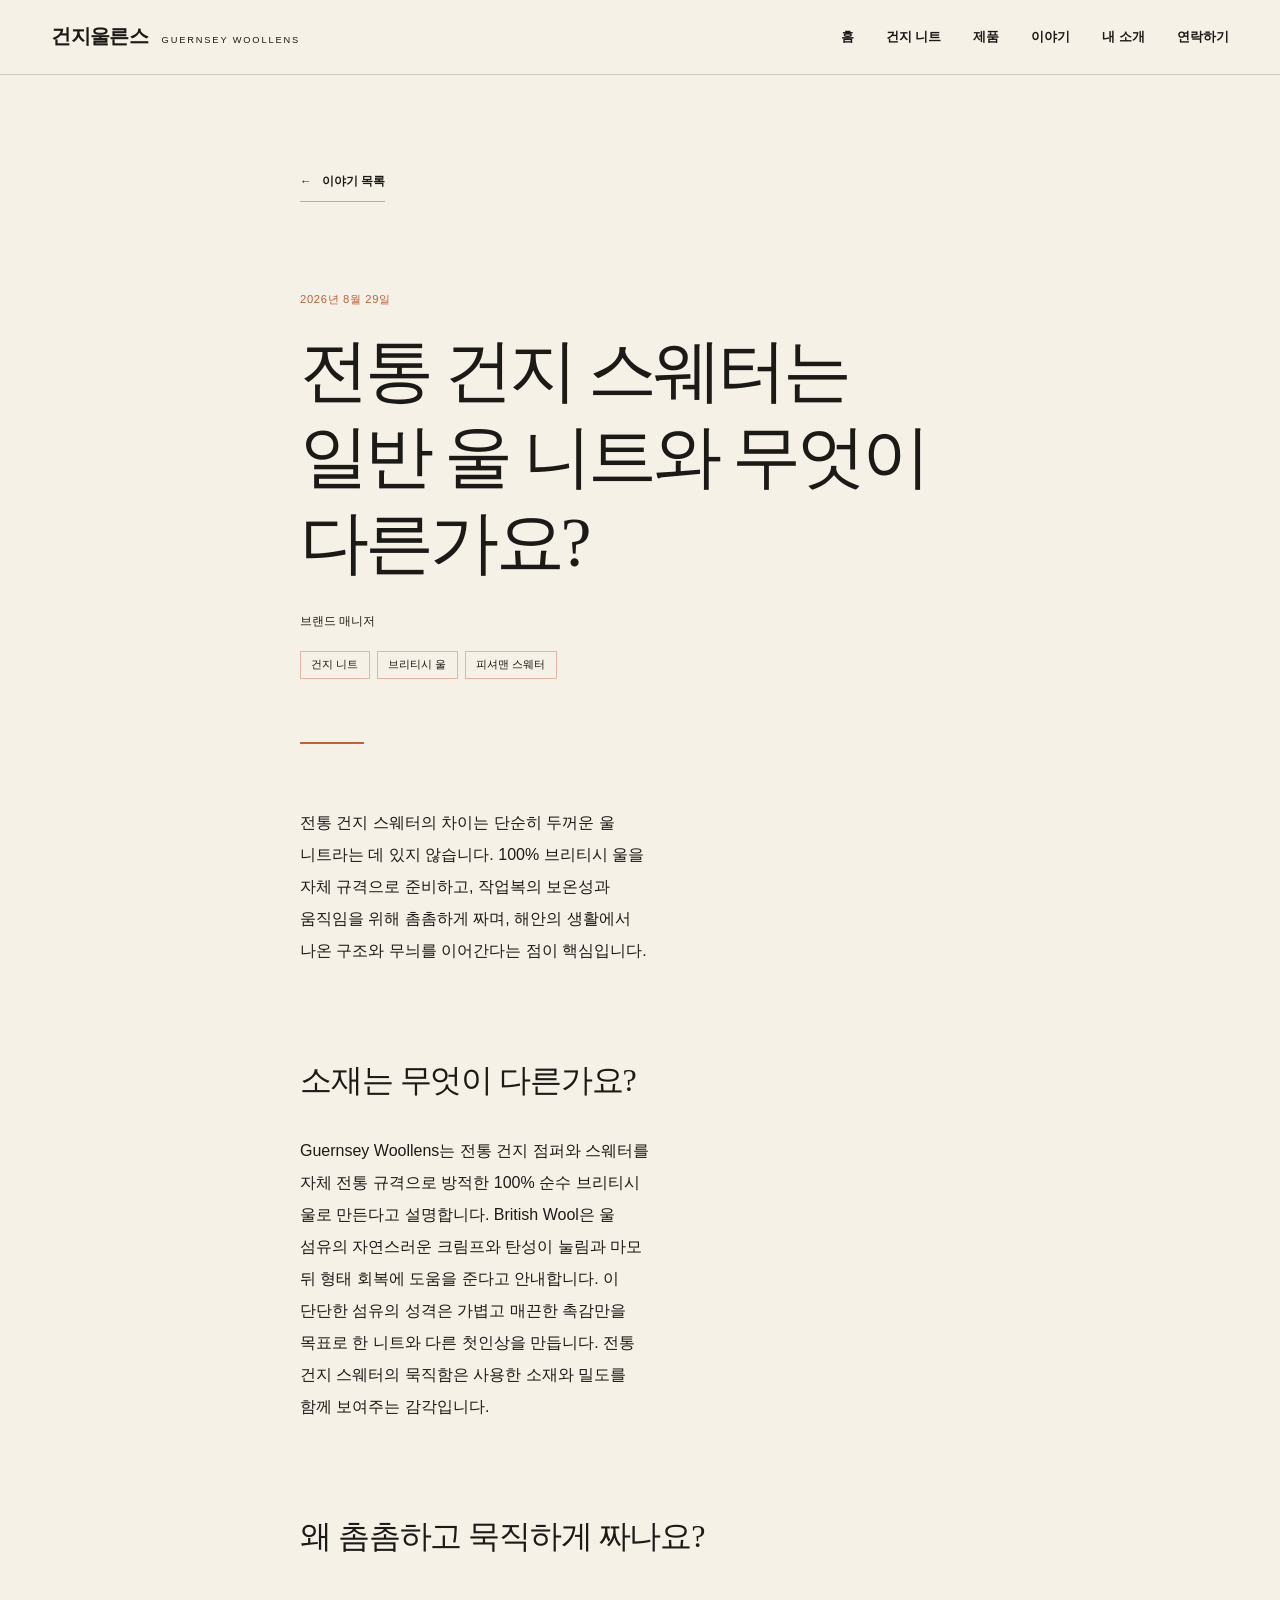
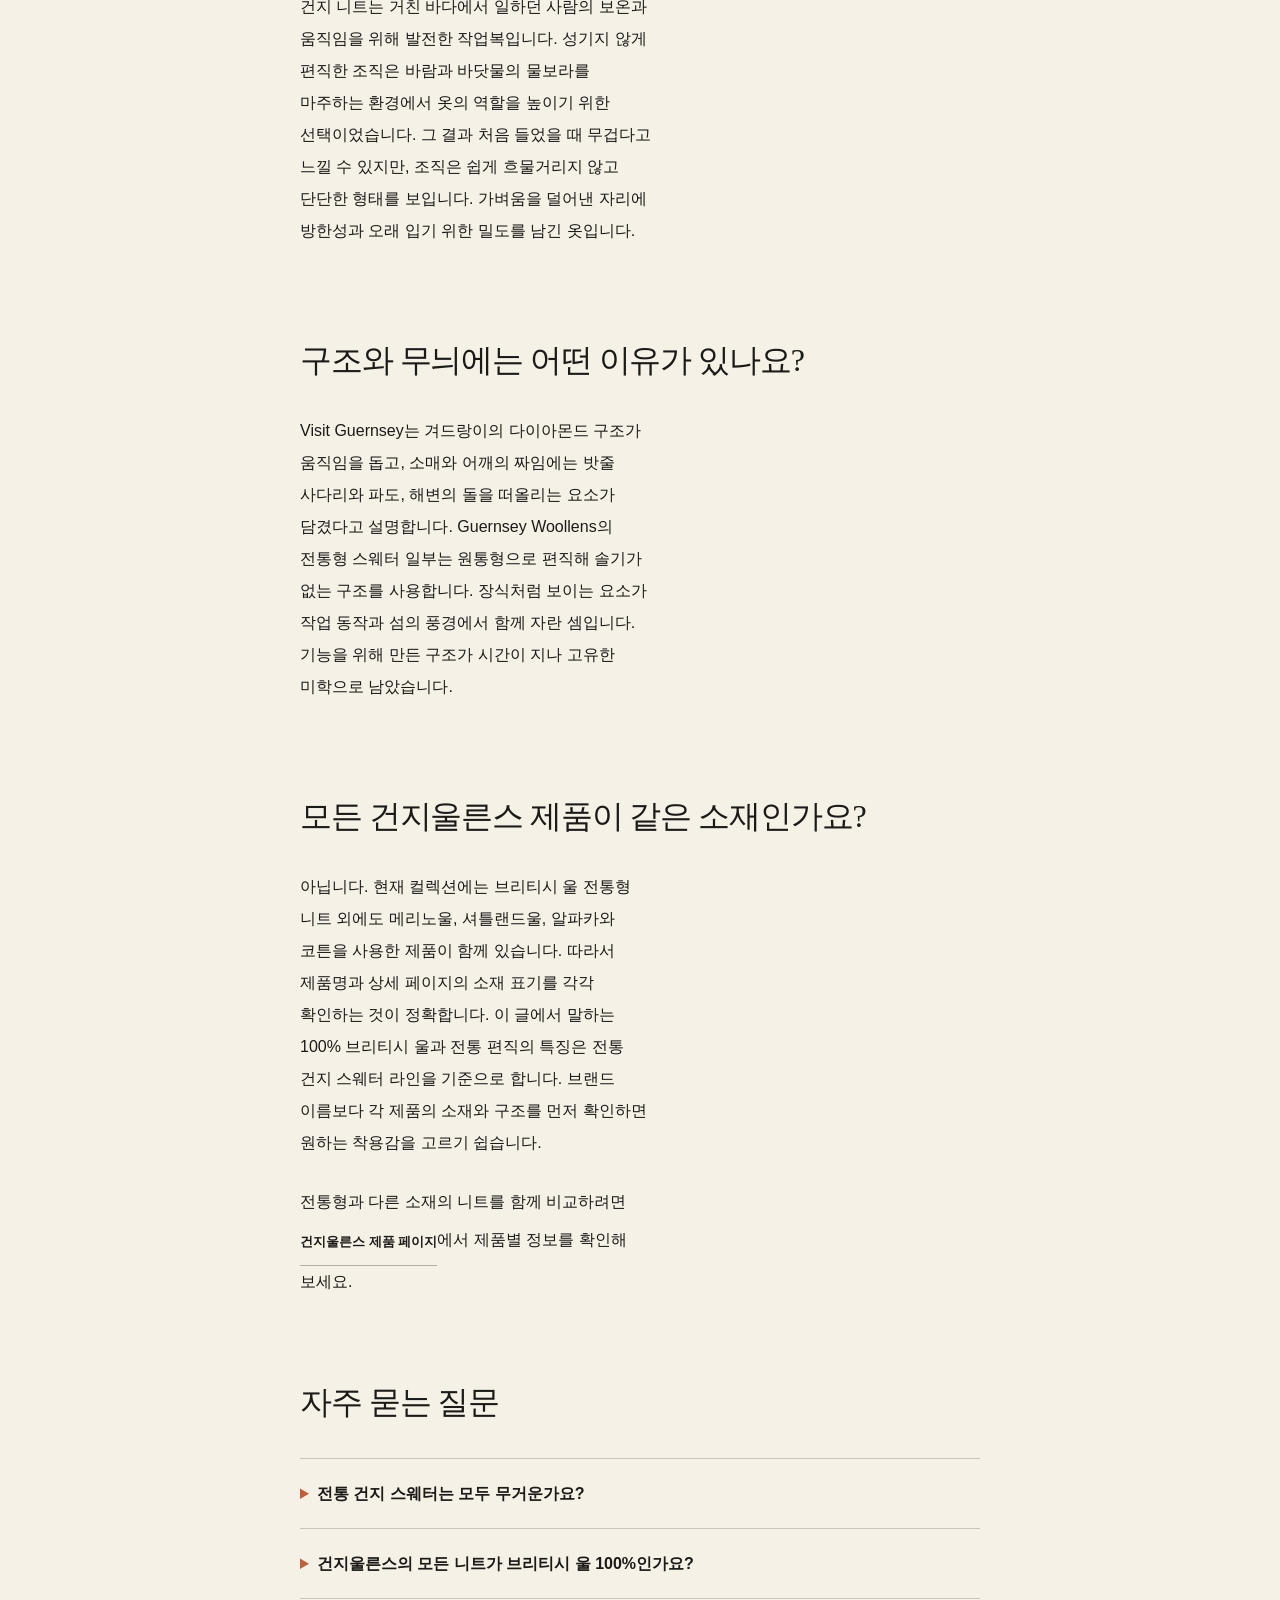
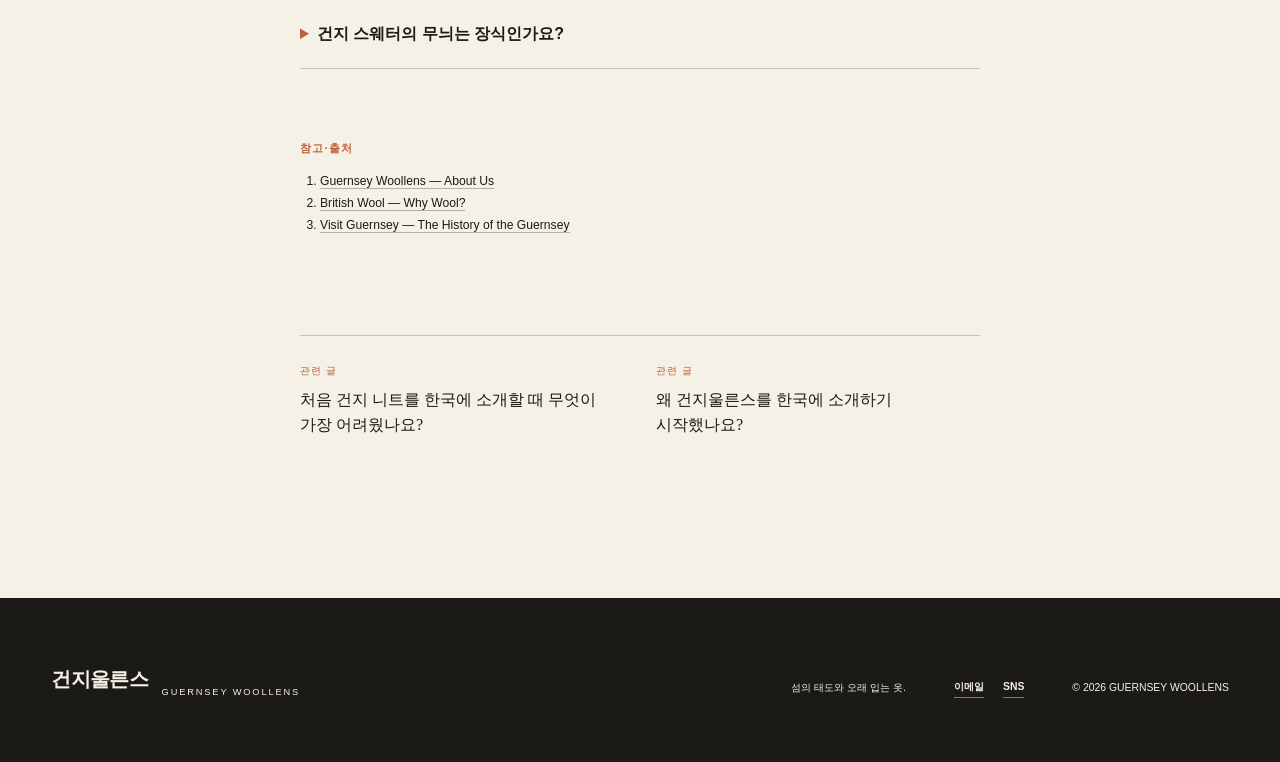
<file: story/traditional-guernsey-sweater-difference.html>
<!doctype html>
<html lang="ko">
  <head>
    <meta charset="utf-8">
    <meta name="viewport" content="width=device-width, initial-scale=1">
    <title>전통 건지 스웨터는 일반 울 니트와 무엇이 다른가요?</title>
    <meta name="description" content="전통 건지 스웨터의 100% 브리티시 울, 촘촘한 편직, 움직임을 고려한 구조가 일반 울 니트와 어떻게 다른지 구매 전 기준으로 설명합니다. 소재를 비교하는 분께 도움이 됩니다.">
    <meta name="author" content="브랜드 매니저">
    <meta name="theme-color" content="#1C1A17">
    <link rel="canonical" href="https://guernsey-woollens.vercel.app/story/traditional-guernsey-sweater-difference.html">
    <meta property="og:type" content="article">
    <meta property="og:title" content="전통 건지 스웨터는 일반 울 니트와 무엇이 다른가요?">
    <meta property="og:description" content="전통 건지 스웨터의 100% 브리티시 울, 촘촘한 편직, 움직임을 고려한 구조가 일반 울 니트와 어떻게 다른지 구매 전 기준으로 설명합니다. 소재를 비교하는 분께 도움이 됩니다.">
    <meta property="og:url" content="https://guernsey-woollens.vercel.app/story/traditional-guernsey-sweater-difference.html">
    <link rel="stylesheet" href="../styles.css">
    <script src="../script.js" defer></script>
    <script type="application/ld+json">{"@context":"https://schema.org","@type":"BlogPosting","headline":"전통 건지 스웨터는 일반 울 니트와 무엇이 다른가요?","description":"전통 건지 스웨터의 100% 브리티시 울, 촘촘한 편직, 움직임을 고려한 구조가 일반 울 니트와 어떻게 다른지 구매 전 기준으로 설명합니다. 소재를 비교하는 분께 도움이 됩니다.","datePublished":"2026-08-29","dateModified":"2026-08-29","author":{"@type":"Person","name":"브랜드 매니저"},"mainEntityOfPage":"https://guernsey-woollens.vercel.app/story/traditional-guernsey-sweater-difference.html","keywords":"건지 니트, 브리티시 울, 피셔맨 스웨터"}</script>
    <script type="application/ld+json">{"@context":"https://schema.org","@type":"FAQPage","mainEntity":[{"@type":"Question","name":"전통 건지 스웨터는 모두 무거운가요?","acceptedAnswer":{"@type":"Answer","text":"촘촘한 편직과 충분한 울 사용 때문에 가볍게 짠 니트보다 묵직하게 느껴질 수 있으며 제품별 차이는 있습니다."}},{"@type":"Question","name":"건지울른스의 모든 니트가 브리티시 울 100%인가요?","acceptedAnswer":{"@type":"Answer","text":"아닙니다. 컬렉션에는 메리노울, 셔틀랜드울, 알파카와 코튼 제품도 있으므로 각 제품의 소재 정보를 확인해야 합니다."}},{"@type":"Question","name":"건지 스웨터의 무늬는 장식인가요?","acceptedAnswer":{"@type":"Answer","text":"장식적인 아름다움이 있지만, 일부 구조와 짜임은 움직임과 해안 생활의 환경에서 발전한 것으로 전해집니다."}}]}</script>
    <script type="application/ld+json">{"@context":"https://schema.org","@type":"BreadcrumbList","itemListElement":[{"@type":"ListItem","position":1,"name":"홈","item":"https://guernsey-woollens.vercel.app/"},{"@type":"ListItem","position":2,"name":"이야기","item":"https://guernsey-woollens.vercel.app/story/"},{"@type":"ListItem","position":3,"name":"전통 건지 스웨터는 일반 울 니트와 무엇이 다른가요?","item":"https://guernsey-woollens.vercel.app/story/traditional-guernsey-sweater-difference.html"}]}</script>
  </head>
  <body>
    <a class="skip-link" href="#main">본문으로 바로가기</a>
    <header class="site-header is-scrolled" data-header data-solid-header>
      <a class="wordmark" href="../index.html#home" aria-label="건지울른스 홈"><span>건지울른스</span><small>GUERNSEY WOOLLENS</small></a>
      <button class="menu-button" type="button" aria-expanded="false" aria-controls="site-nav" data-menu-button onclick="toggleMenu()"><span class="menu-button__label">메뉴</span><span class="menu-button__lines" aria-hidden="true"><i></i><i></i></span></button>
      <nav class="site-nav" id="site-nav" aria-label="주요 메뉴" data-nav><a href="../index.html#home">홈</a><a href="../index.html#guernsey">건지 니트</a><a href="../products.html">제품</a><a href="index.html" aria-current="page">이야기</a><a href="../about.html">내 소개</a><a href="../contact.html">연락하기</a></nav>
    </header>
    <main class="story-post-page" id="main">
      <div class="story-post-wrap">
        <a class="story-back" href="index.html"><span aria-hidden="true">←</span> 이야기 목록</a>
        <article class="story-post">
          <header class="story-post__head"><time datetime="2026-08-29">2026년 8월 29일</time><h1>전통 건지 스웨터는 일반 울 니트와 무엇이 다른가요?</h1><div class="story-post__meta"><span>브랜드 매니저</span></div><div class="story-tags"><span class="story-tag">건지 니트</span><span class="story-tag">브리티시 울</span><span class="story-tag">피셔맨 스웨터</span></div></header>
          <hr class="story-rule">
          <div class="story-post__body">
            <p>전통 건지 스웨터의 차이는 단순히 두꺼운 울 니트라는 데 있지 않습니다. 100% 브리티시 울을 자체 규격으로 준비하고, 작업복의 보온성과 움직임을 위해 촘촘하게 짜며, 해안의 생활에서 나온 구조와 무늬를 이어간다는 점이 핵심입니다.</p>
            <h2>소재는 무엇이 다른가요?</h2>
            <p>Guernsey Woollens는 전통 건지 점퍼와 스웨터를 자체 전통 규격으로 방적한 100% 순수 브리티시 울로 만든다고 설명합니다. British Wool은 울 섬유의 자연스러운 크림프와 탄성이 눌림과 마모 뒤 형태 회복에 도움을 준다고 안내합니다. 이 단단한 섬유의 성격은 가볍고 매끈한 촉감만을 목표로 한 니트와 다른 첫인상을 만듭니다. 전통 건지 스웨터의 묵직함은 사용한 소재와 밀도를 함께 보여주는 감각입니다.</p>
            <h2>왜 촘촘하고 묵직하게 짜나요?</h2>
            <p>건지 니트는 거친 바다에서 일하던 사람의 보온과 움직임을 위해 발전한 작업복입니다. 성기지 않게 편직한 조직은 바람과 바닷물의 물보라를 마주하는 환경에서 옷의 역할을 높이기 위한 선택이었습니다. 그 결과 처음 들었을 때 무겁다고 느낄 수 있지만, 조직은 쉽게 흐물거리지 않고 단단한 형태를 보입니다. 가벼움을 덜어낸 자리에 방한성과 오래 입기 위한 밀도를 남긴 옷입니다.</p>
            <h2>구조와 무늬에는 어떤 이유가 있나요?</h2>
            <p>Visit Guernsey는 겨드랑이의 다이아몬드 구조가 움직임을 돕고, 소매와 어깨의 짜임에는 밧줄 사다리와 파도, 해변의 돌을 떠올리는 요소가 담겼다고 설명합니다. Guernsey Woollens의 전통형 스웨터 일부는 원통형으로 편직해 솔기가 없는 구조를 사용합니다. 장식처럼 보이는 요소가 작업 동작과 섬의 풍경에서 함께 자란 셈입니다. 기능을 위해 만든 구조가 시간이 지나 고유한 미학으로 남았습니다.</p>
            <h2>모든 건지울른스 제품이 같은 소재인가요?</h2>
            <p>아닙니다. 현재 컬렉션에는 브리티시 울 전통형 니트 외에도 메리노울, 셔틀랜드울, 알파카와 코튼을 사용한 제품이 함께 있습니다. 따라서 제품명과 상세 페이지의 소재 표기를 각각 확인하는 것이 정확합니다. 이 글에서 말하는 100% 브리티시 울과 전통 편직의 특징은 전통 건지 스웨터 라인을 기준으로 합니다. 브랜드 이름보다 각 제품의 소재와 구조를 먼저 확인하면 원하는 착용감을 고르기 쉽습니다.</p>
            <p>전통형과 다른 소재의 니트를 함께 비교하려면 <a class="text-link" href="../products.html">건지울른스 제품 페이지</a>에서 제품별 정보를 확인해 보세요.</p>
          </div>
          <section class="story-faq"><h2>자주 묻는 질문</h2><details><summary>전통 건지 스웨터는 모두 무거운가요?</summary><p>촘촘한 편직과 충분한 울 사용 때문에 가볍게 짠 니트보다 묵직하게 느껴질 수 있으며 제품별 차이는 있습니다.</p></details><details><summary>건지울른스의 모든 니트가 브리티시 울 100%인가요?</summary><p>아닙니다. 컬렉션에는 메리노울, 셔틀랜드울, 알파카와 코튼 제품도 있으므로 각 제품의 소재 정보를 확인해야 합니다.</p></details><details><summary>건지 스웨터의 무늬는 장식인가요?</summary><p>장식적인 아름다움이 있지만, 일부 구조와 짜임은 움직임과 해안 생활의 환경에서 발전한 것으로 전해집니다.</p></details></section>
          <section class="story-sources"><h2>참고·출처</h2><ol><li><a href="https://www.guernseywoollens.com/pages/about-us" target="_blank" rel="noopener">Guernsey Woollens — About Us</a></li><li><a href="https://shop.britishwool.org.uk/why-wool/" target="_blank" rel="noopener">British Wool — Why Wool?</a></li><li><a href="https://www.visitguernsey.com/articles/2023/the-history-of-the-guernsey/" target="_blank" rel="noopener">Visit Guernsey — The History of the Guernsey</a></li></ol></section>
          <nav class="story-pagination" aria-label="관련 글"><a href="introducing-guernsey-knit-to-korea.html"><div class="story-pagination__direction">관련 글</div><div class="story-pagination__title">처음 건지 니트를 한국에 소개할 때 무엇이 가장 어려웠나요?</div></a><a href="why-we-introduced-guernsey-woollens.html"><div class="story-pagination__direction">관련 글</div><div class="story-pagination__title">왜 건지울른스를 한국에 소개하기 시작했나요?</div></a></nav>
        </article>
      </div>
    </main>
    <footer class="site-footer"><a class="wordmark wordmark--footer" href="../index.html#home"><span>건지울른스</span><small>GUERNSEY WOOLLENS</small></a><p>섬의 태도와 오래 입는 옷.</p><nav class="footer-links" aria-label="푸터 연락 링크"><a href="mailto:hello@geonjiulleuns.kr" target="_blank" rel="noopener noreferrer">이메일</a><a href="https://www.instagram.com/" target="_blank" rel="noopener noreferrer">SNS</a></nav><p>© <span data-year></span> GUERNSEY WOOLLENS</p></footer>
  </body>
</html>
</file>
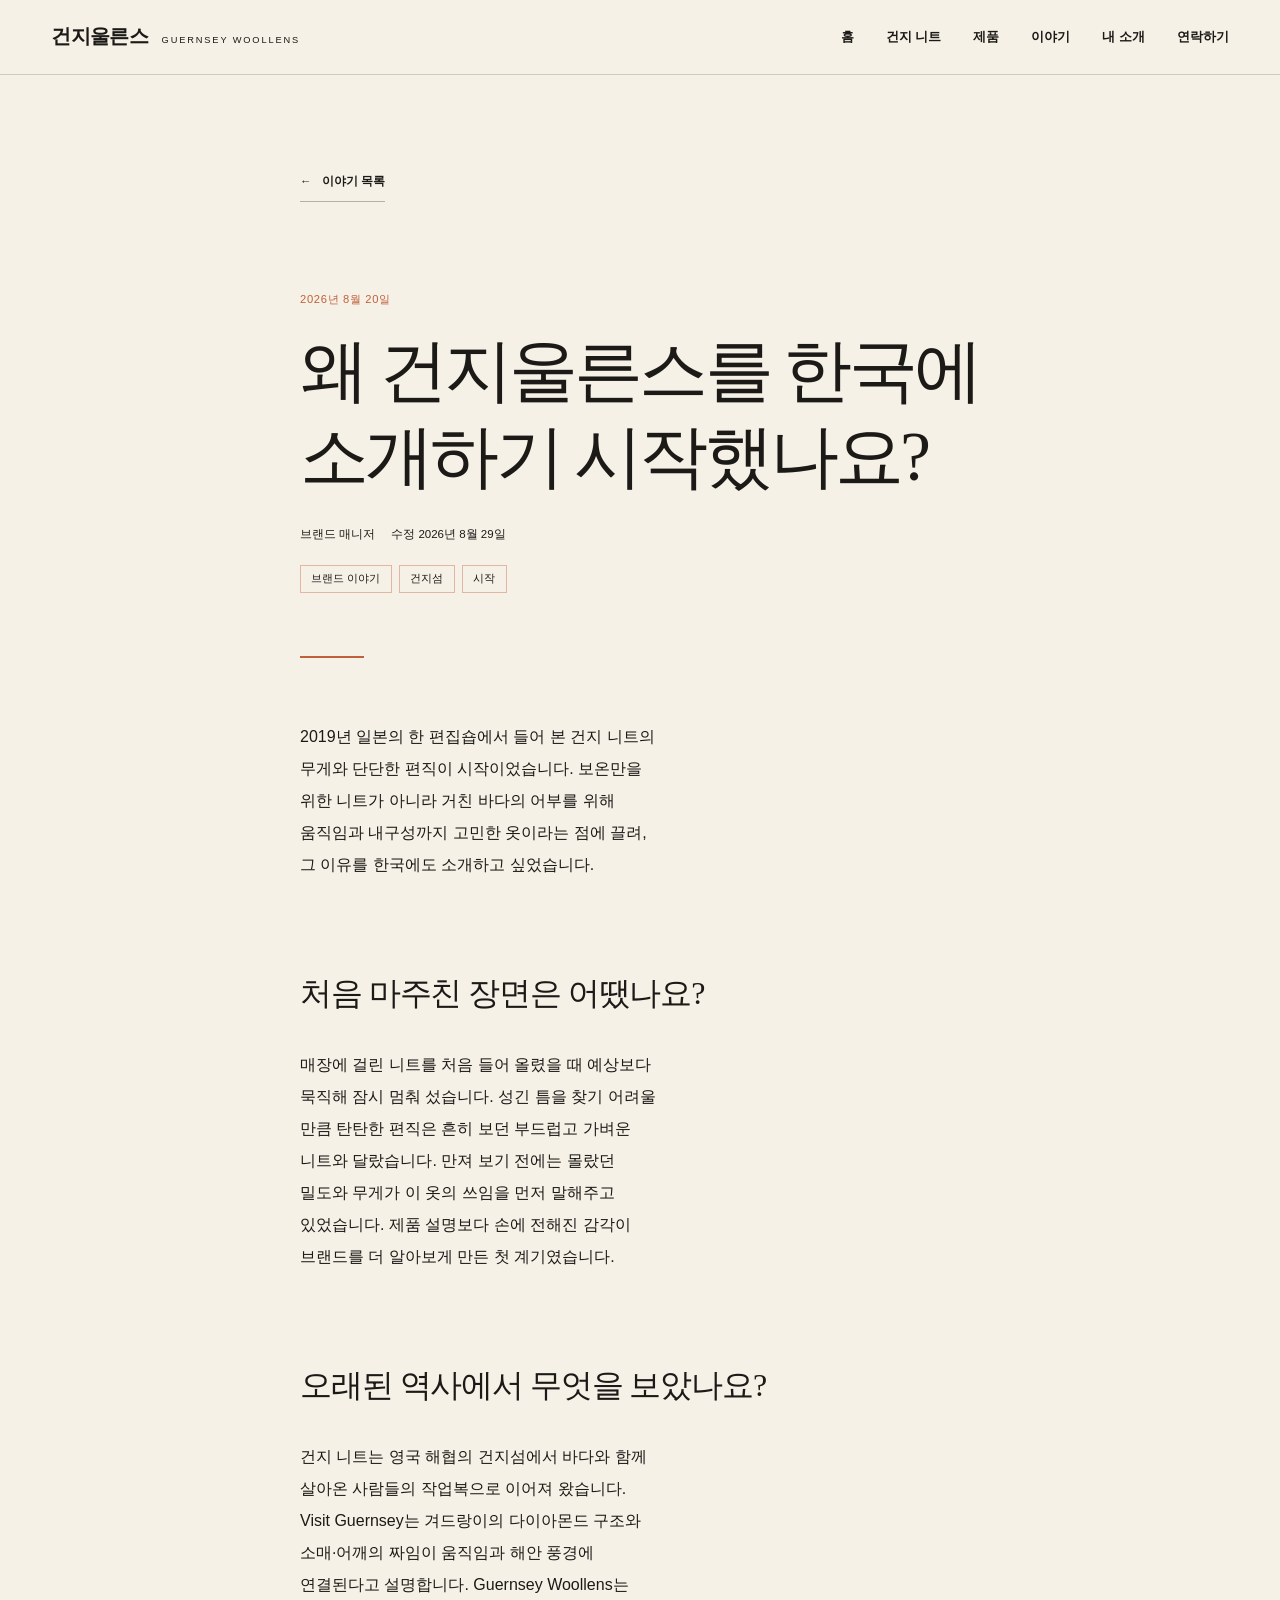
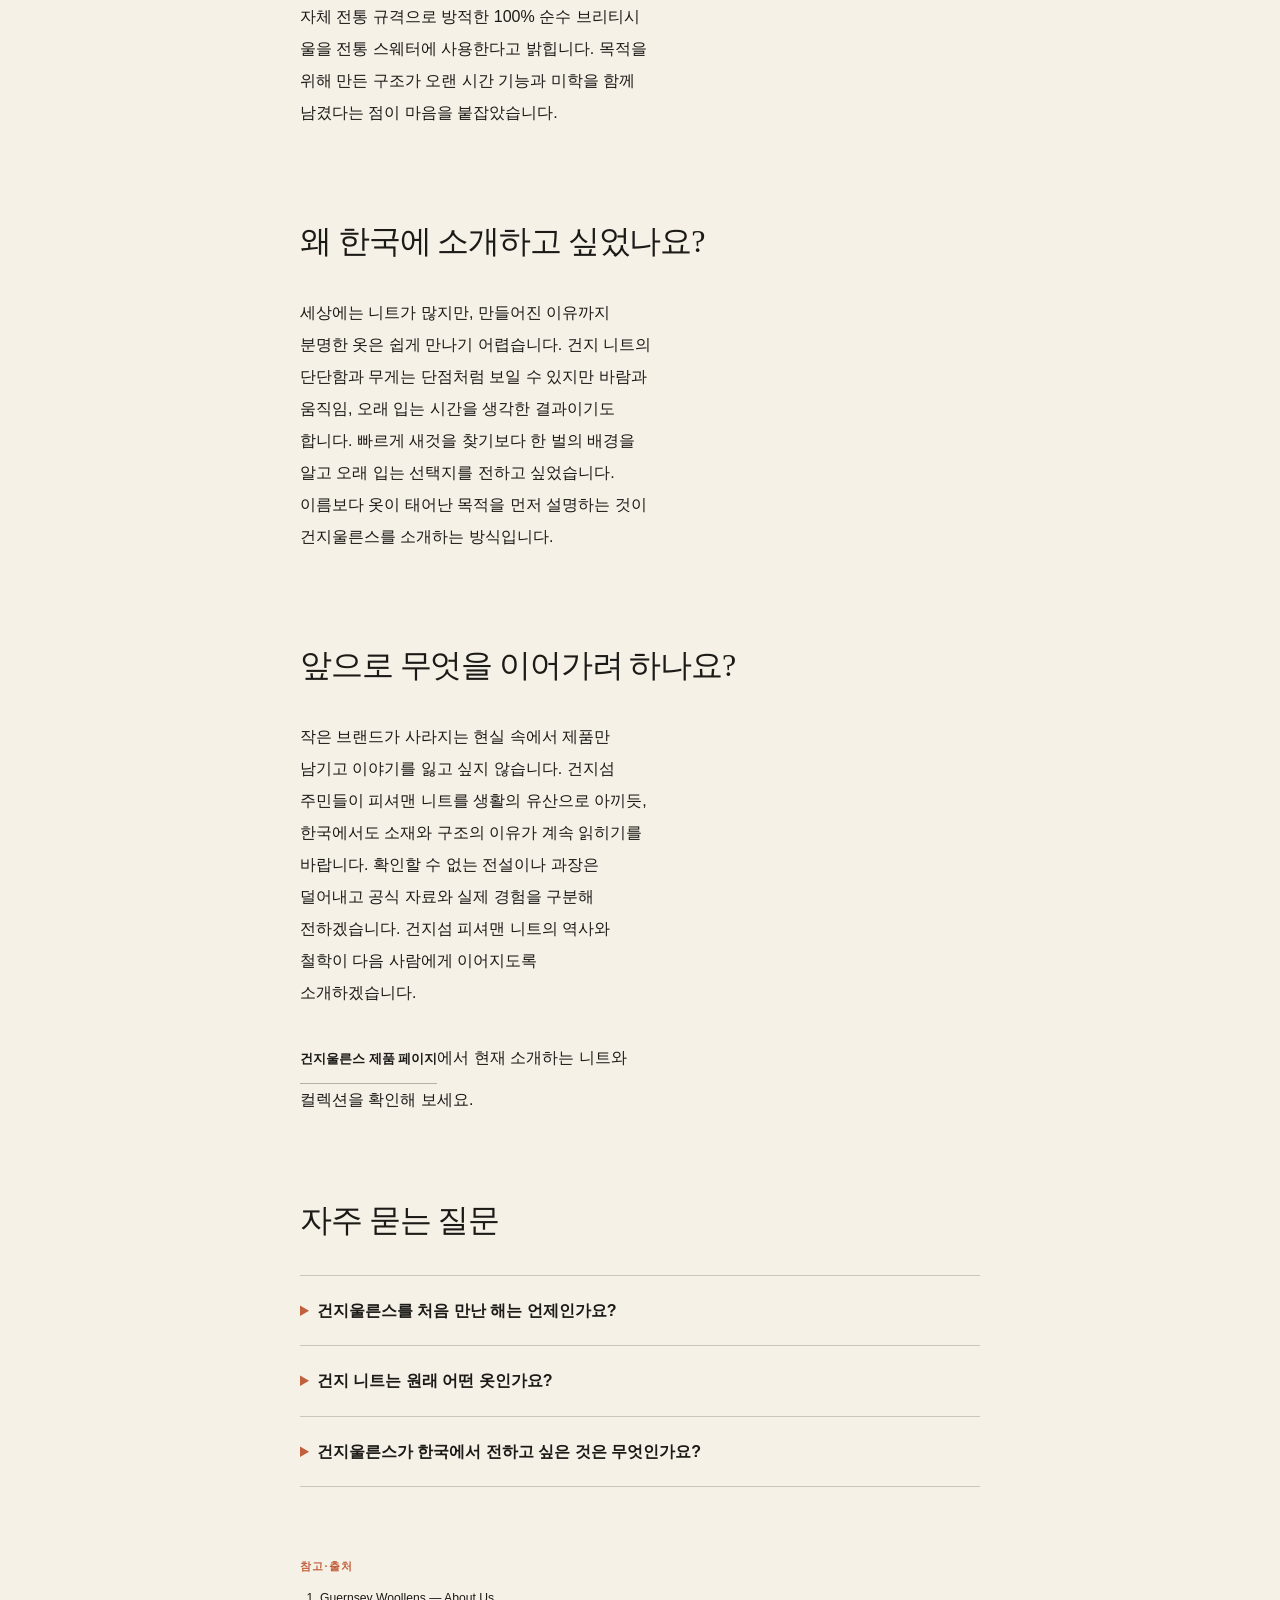
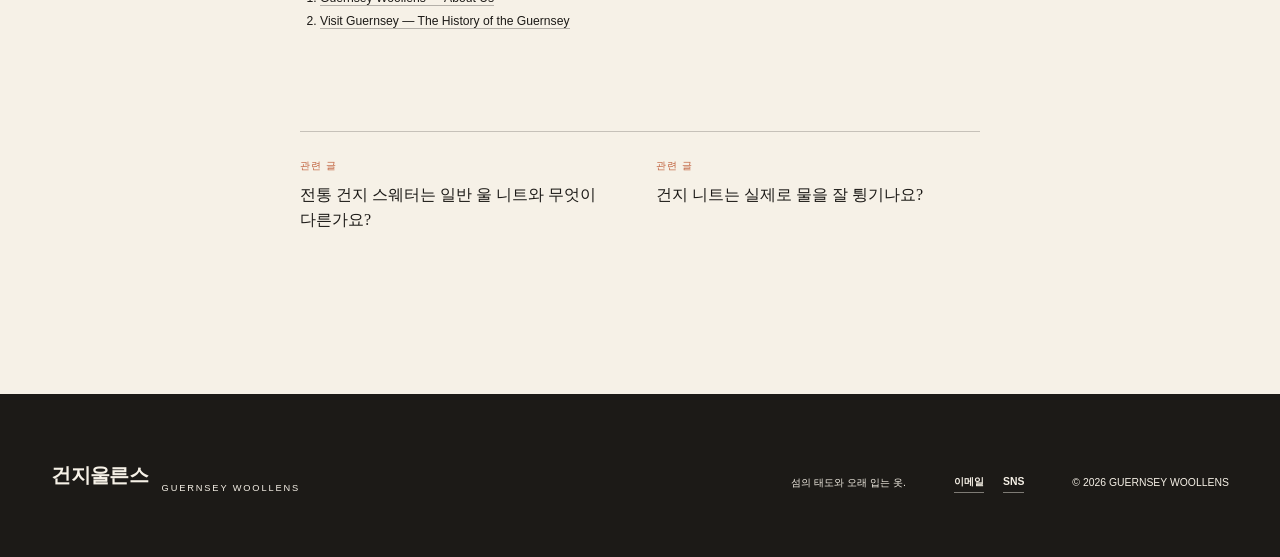
<file: story/why-we-introduced-guernsey-woollens.html>
<!doctype html>
<html lang="ko">
  <head>
    <meta charset="utf-8">
    <meta name="viewport" content="width=device-width, initial-scale=1">
    <title>왜 건지울른스를 한국에 소개하기 시작했나요?</title>
    <meta name="description" content="2019년 일본 편집숍에서 처음 만난 건지 니트의 묵직한 무게와 탄탄한 편직이 왜 한국 소개의 시작이 되었는지 브랜드 매니저의 실제 경험으로 전합니다.">
    <meta name="author" content="브랜드 매니저">
    <meta name="theme-color" content="#1C1A17">
    <link rel="canonical" href="https://guernsey-woollens.vercel.app/story/why-we-introduced-guernsey-woollens.html">
    <meta property="og:type" content="article">
    <meta property="og:title" content="왜 건지울른스를 한국에 소개하기 시작했나요?">
    <meta property="og:description" content="2019년 일본 편집숍에서 처음 만난 건지 니트의 묵직한 무게와 탄탄한 편직이 왜 한국 소개의 시작이 되었는지 브랜드 매니저의 실제 경험으로 전합니다.">
    <meta property="og:url" content="https://guernsey-woollens.vercel.app/story/why-we-introduced-guernsey-woollens.html">
    <link rel="stylesheet" href="../styles.css">
    <script src="../script.js" defer></script>
    <script type="application/ld+json">{"@context":"https://schema.org","@type":"BlogPosting","headline":"왜 건지울른스를 한국에 소개하기 시작했나요?","description":"2019년 일본 편집숍에서 처음 만난 건지 니트의 묵직한 무게와 탄탄한 편직이 왜 한국 소개의 시작이 되었는지 브랜드 매니저의 실제 경험으로 전합니다.","datePublished":"2026-08-20","dateModified":"2026-08-29","author":{"@type":"Person","name":"브랜드 매니저"},"mainEntityOfPage":"https://guernsey-woollens.vercel.app/story/why-we-introduced-guernsey-woollens.html","keywords":"브랜드 이야기, 건지섬, 시작"}</script>
    <script type="application/ld+json">{"@context":"https://schema.org","@type":"FAQPage","mainEntity":[{"@type":"Question","name":"건지울른스를 처음 만난 해는 언제인가요?","acceptedAnswer":{"@type":"Answer","text":"2019년 일본의 한 편집숍에서 처음 보았고, 예상보다 묵직한 무게와 탄탄한 편직이 기억에 남았습니다."}},{"@type":"Question","name":"건지 니트는 원래 어떤 옷인가요?","acceptedAnswer":{"@type":"Answer","text":"건지섬과 영국 해안 지역의 바다 생활 속에서 보온과 움직임을 위해 발전한 피셔맨 니트입니다."}},{"@type":"Question","name":"건지울른스가 한국에서 전하고 싶은 것은 무엇인가요?","acceptedAnswer":{"@type":"Answer","text":"제품 판매에 그치지 않고 건지 니트가 태어난 역사, 소재와 구조의 이유를 함께 전하고자 합니다."}}]}</script>
    <script type="application/ld+json">{"@context":"https://schema.org","@type":"BreadcrumbList","itemListElement":[{"@type":"ListItem","position":1,"name":"홈","item":"https://guernsey-woollens.vercel.app/"},{"@type":"ListItem","position":2,"name":"이야기","item":"https://guernsey-woollens.vercel.app/story/"},{"@type":"ListItem","position":3,"name":"왜 건지울른스를 한국에 소개하기 시작했나요?","item":"https://guernsey-woollens.vercel.app/story/why-we-introduced-guernsey-woollens.html"}]}</script>
  </head>
  <body>
    <a class="skip-link" href="#main">본문으로 바로가기</a>
    <header class="site-header is-scrolled" data-header data-solid-header>
      <a class="wordmark" href="../index.html#home" aria-label="건지울른스 홈"><span>건지울른스</span><small>GUERNSEY WOOLLENS</small></a>
      <button class="menu-button" type="button" aria-expanded="false" aria-controls="site-nav" data-menu-button onclick="toggleMenu()"><span class="menu-button__label">메뉴</span><span class="menu-button__lines" aria-hidden="true"><i></i><i></i></span></button>
      <nav class="site-nav" id="site-nav" aria-label="주요 메뉴" data-nav><a href="../index.html#home">홈</a><a href="../index.html#guernsey">건지 니트</a><a href="../products.html">제품</a><a href="index.html" aria-current="page">이야기</a><a href="../about.html">내 소개</a><a href="../contact.html">연락하기</a></nav>
    </header>
    <main class="story-post-page" id="main">
      <div class="story-post-wrap">
        <a class="story-back" href="index.html"><span aria-hidden="true">←</span> 이야기 목록</a>
        <article class="story-post">
          <header class="story-post__head"><time datetime="2026-08-20">2026년 8월 20일</time><h1>왜 건지울른스를 한국에 소개하기 시작했나요?</h1><div class="story-post__meta"><span>브랜드 매니저</span><span>수정 2026년 8월 29일</span></div><div class="story-tags"><span class="story-tag">브랜드 이야기</span><span class="story-tag">건지섬</span><span class="story-tag">시작</span></div></header>
          <hr class="story-rule">
          <div class="story-post__body">
            <p>2019년 일본의 한 편집숍에서 들어 본 건지 니트의 무게와 단단한 편직이 시작이었습니다. 보온만을 위한 니트가 아니라 거친 바다의 어부를 위해 움직임과 내구성까지 고민한 옷이라는 점에 끌려, 그 이유를 한국에도 소개하고 싶었습니다.</p>
            <h2>처음 마주친 장면은 어땠나요?</h2>
            <p>매장에 걸린 니트를 처음 들어 올렸을 때 예상보다 묵직해 잠시 멈춰 섰습니다. 성긴 틈을 찾기 어려울 만큼 탄탄한 편직은 흔히 보던 부드럽고 가벼운 니트와 달랐습니다. 만져 보기 전에는 몰랐던 밀도와 무게가 이 옷의 쓰임을 먼저 말해주고 있었습니다. 제품 설명보다 손에 전해진 감각이 브랜드를 더 알아보게 만든 첫 계기였습니다.</p>
            <h2>오래된 역사에서 무엇을 보았나요?</h2>
            <p>건지 니트는 영국 해협의 건지섬에서 바다와 함께 살아온 사람들의 작업복으로 이어져 왔습니다. Visit Guernsey는 겨드랑이의 다이아몬드 구조와 소매·어깨의 짜임이 움직임과 해안 풍경에 연결된다고 설명합니다. Guernsey Woollens는 자체 전통 규격으로 방적한 100% 순수 브리티시 울을 전통 스웨터에 사용한다고 밝힙니다. 목적을 위해 만든 구조가 오랜 시간 기능과 미학을 함께 남겼다는 점이 마음을 붙잡았습니다.</p>
            <h2>왜 한국에 소개하고 싶었나요?</h2>
            <p>세상에는 니트가 많지만, 만들어진 이유까지 분명한 옷은 쉽게 만나기 어렵습니다. 건지 니트의 단단함과 무게는 단점처럼 보일 수 있지만 바람과 움직임, 오래 입는 시간을 생각한 결과이기도 합니다. 빠르게 새것을 찾기보다 한 벌의 배경을 알고 오래 입는 선택지를 전하고 싶었습니다. 이름보다 옷이 태어난 목적을 먼저 설명하는 것이 건지울른스를 소개하는 방식입니다.</p>
            <h2>앞으로 무엇을 이어가려 하나요?</h2>
            <p>작은 브랜드가 사라지는 현실 속에서 제품만 남기고 이야기를 잃고 싶지 않습니다. 건지섬 주민들이 피셔맨 니트를 생활의 유산으로 아끼듯, 한국에서도 소재와 구조의 이유가 계속 읽히기를 바랍니다. 확인할 수 없는 전설이나 과장은 덜어내고 공식 자료와 실제 경험을 구분해 전하겠습니다. 건지섬 피셔맨 니트의 역사와 철학이 다음 사람에게 이어지도록 소개하겠습니다.</p>
            <p><a class="text-link" href="../products.html">건지울른스 제품 페이지</a>에서 현재 소개하는 니트와 컬렉션을 확인해 보세요.</p>
          </div>
          <section class="story-faq"><h2>자주 묻는 질문</h2><details><summary>건지울른스를 처음 만난 해는 언제인가요?</summary><p>2019년 일본의 한 편집숍에서 처음 보았고, 예상보다 묵직한 무게와 탄탄한 편직이 기억에 남았습니다.</p></details><details><summary>건지 니트는 원래 어떤 옷인가요?</summary><p>건지섬과 영국 해안 지역의 바다 생활 속에서 보온과 움직임을 위해 발전한 피셔맨 니트입니다.</p></details><details><summary>건지울른스가 한국에서 전하고 싶은 것은 무엇인가요?</summary><p>제품 판매에 그치지 않고 건지 니트가 태어난 역사, 소재와 구조의 이유를 함께 전하고자 합니다.</p></details></section>
          <section class="story-sources"><h2>참고·출처</h2><ol><li><a href="https://www.guernseywoollens.com/pages/about-us" target="_blank" rel="noopener">Guernsey Woollens — About Us</a></li><li><a href="https://www.visitguernsey.com/articles/2023/the-history-of-the-guernsey/" target="_blank" rel="noopener">Visit Guernsey — The History of the Guernsey</a></li></ol></section>
          <nav class="story-pagination" aria-label="관련 글"><a href="traditional-guernsey-sweater-difference.html"><div class="story-pagination__direction">관련 글</div><div class="story-pagination__title">전통 건지 스웨터는 일반 울 니트와 무엇이 다른가요?</div></a><a href="is-guernsey-knit-water-resistant.html"><div class="story-pagination__direction">관련 글</div><div class="story-pagination__title">건지 니트는 실제로 물을 잘 튕기나요?</div></a></nav>
        </article>
      </div>
    </main>
    <footer class="site-footer"><a class="wordmark wordmark--footer" href="../index.html#home"><span>건지울른스</span><small>GUERNSEY WOOLLENS</small></a><p>섬의 태도와 오래 입는 옷.</p><nav class="footer-links" aria-label="푸터 연락 링크"><a href="mailto:hello@geonjiulleuns.kr" target="_blank" rel="noopener noreferrer">이메일</a><a href="https://www.instagram.com/" target="_blank" rel="noopener noreferrer">SNS</a></nav><p>© <span data-year></span> GUERNSEY WOOLLENS</p></footer>
  </body>
</html>
</file>
<file: styles.css>
:root {
  --cream: #F6F1E7;
  --ink: #1C1A17;
  --terra: #C0603C;
  --display: "Noto Serif KR", "Nanum Myeongjo", "Batang", serif;
  --body: "Pretendard", "Apple SD Gothic Neo", "Noto Sans KR", "Malgun Gothic", Arial, sans-serif;
  --max: 1380px;
  --gutter: clamp(1.25rem, 4vw, 4.75rem);
  --section-space: max(7rem, 15vh);
  --ease: cubic-bezier(0.2, 0.75, 0.25, 1);
}

*, *::before, *::after { box-sizing: border-box; }

html {
  scroll-behavior: smooth;
  scroll-padding-top: 5rem;
  scrollbar-color: var(--terra) var(--cream);
  scrollbar-width: thin;
}

html::-webkit-scrollbar { width: 10px; }
html::-webkit-scrollbar-track { background: var(--cream); }
html::-webkit-scrollbar-thumb { background: var(--terra); border: 3px solid var(--cream); }
html::-webkit-scrollbar-thumb:hover { background: var(--ink); }

body {
  margin: 0;
  color: var(--ink);
  background: var(--cream);
  font-family: var(--body);
  font-size: 16px;
  line-height: 1.82;
  word-break: keep-all;
  overflow-wrap: break-word;
}

body.menu-open { overflow: hidden; }
img { display: block; max-width: 100%; }
a { color: inherit; text-decoration: none; }
button, input { font: inherit; }
button { color: inherit; }
p { max-width: 40ch; }

::selection { color: var(--cream); background: var(--terra); }

:focus-visible { outline: 2px solid var(--terra); outline-offset: 5px; }

.skip-link {
  position: fixed;
  z-index: 1000;
  top: 0.75rem;
  left: 0.75rem;
  padding: 0.65rem 1rem;
  color: var(--cream);
  background: var(--ink);
  transform: translateY(-160%);
}
.skip-link:focus { transform: translateY(0); }

.site-header {
  position: fixed;
  z-index: 100;
  inset: 0 0 auto;
  display: flex;
  align-items: center;
  justify-content: space-between;
  min-height: 5.7rem;
  padding: 0 var(--gutter);
  color: var(--cream);
  border-bottom: 1px solid color-mix(in srgb, var(--cream) 28%, transparent);
}

.site-header.is-scrolled,
.site-header.is-open {
  min-height: 4.7rem;
  color: var(--ink);
  background: color-mix(in srgb, var(--cream) 96%, transparent);
  border-color: color-mix(in srgb, var(--ink) 18%, transparent);
  backdrop-filter: blur(12px);
}

.wordmark { display: inline-flex; align-items: baseline; gap: 0.85rem; font-weight: 700; letter-spacing: -0.04em; }
.wordmark span { font-size: 1.22rem; }
.wordmark small { font: 0.58rem/1 var(--body); letter-spacing: 0.2em; }

.site-nav { display: flex; gap: clamp(1.15rem, 2.5vw, 2.75rem); font-size: 0.8rem; font-weight: 600; }
.site-nav a { position: relative; padding: 0.85rem 0; }
.site-nav a::after {
  content: "";
  position: absolute;
  inset: auto 0 0;
  height: 2px;
  background: var(--terra);
  transform: scaleX(0);
  transform-origin: left;
}
.site-nav a:hover::after,
.site-nav a[aria-current="true"]::after { transform: scaleX(1); }

.menu-button { display: none; align-items: center; gap: 0.75rem; border: 0; padding: 0.75rem 0; background: transparent; cursor: pointer; }
.menu-button__label { font-size: 0.72rem; font-weight: 700; }
.menu-button__lines { display: grid; gap: 6px; width: 25px; }
.menu-button__lines i { display: block; width: 100%; height: 1px; background: currentColor; }

.hero {
  position: relative;
  display: grid;
  align-items: end;
  min-height: 100svh;
  isolation: isolate;
  overflow: hidden;
  color: var(--cream);
  background: var(--ink);
}

.hero__image,
.hero__veil { position: absolute; z-index: -2; inset: 0; width: 100%; height: 100%; }

.hero__image {
  object-fit: cover;
  object-position: center;
  animation: hero-zoom 16s var(--ease) both;
}

.hero__veil {
  z-index: -1;
  background:
    linear-gradient(90deg, color-mix(in srgb, var(--ink) 84%, transparent) 0%, color-mix(in srgb, var(--ink) 55%, transparent) 43%, transparent 76%),
    linear-gradient(0deg, color-mix(in srgb, var(--ink) 62%, transparent), transparent 55%);
}

.hero__content { width: min(78rem, 92vw); padding: 6.5rem var(--gutter) clamp(2rem, 6vh, 4.5rem); }

.eyebrow {
  margin: 0 0 1.5rem;
  color: var(--terra);
  font-size: 0.69rem;
  font-weight: 700;
  letter-spacing: 0.2em;
  text-transform: uppercase;
}
.hero .eyebrow { color: var(--cream); }

.hero h1 {
  max-width: 10ch;
  margin: 0;
  font-family: var(--display);
  font-size: clamp(3.4rem, min(8.5vw, 10.5vh), 8.5rem);
  font-weight: 400;
  line-height: 1.04;
  letter-spacing: -0.075em;
}

.hero__lede { max-width: 32ch; margin: 2.25rem 0 2rem; font-size: clamp(0.96rem, 1.25vw, 1.12rem); line-height: 1.9; }

.text-link {
  display: inline-flex;
  align-items: center;
  gap: 2.4rem;
  padding: 0.65rem 0;
  border-bottom: 1px solid color-mix(in srgb, var(--ink) 30%, transparent);
  font-size: 0.82rem;
  font-weight: 700;
}
.text-link--light { border-color: color-mix(in srgb, var(--cream) 42%, transparent); }
.text-link:hover { color: var(--terra); }

.hero__coordinate { position: absolute; right: var(--gutter); bottom: 7.7rem; display: flex; gap: 1.2rem; font: 0.63rem/1 var(--body); letter-spacing: 0.14em; }
.hero__scroll { position: absolute; right: var(--gutter); bottom: 2.4rem; display: flex; align-items: center; gap: 0.9rem; font-size: 0.67rem; font-weight: 700; letter-spacing: 0.1em; }
.hero__scroll i { position: relative; display: block; width: 3.8rem; height: 1px; background: color-mix(in srgb, var(--cream) 45%, transparent); }
.hero__scroll i::after { content: ""; position: absolute; right: 0; top: -2px; width: 5px; height: 5px; border-right: 1px solid currentColor; border-bottom: 1px solid currentColor; transform: rotate(45deg); }

.section { position: relative; padding: var(--section-space) var(--gutter); }

.section-marker {
  display: grid;
  grid-template-columns: max-content 1fr;
  align-items: center;
  gap: 1.5rem;
  margin-bottom: max(5rem, 11vh);
  color: var(--terra);
  font-size: 0.64rem;
  font-weight: 700;
  letter-spacing: 0.18em;
}
.section-marker i { height: 1px; background: color-mix(in srgb, var(--ink) 20%, transparent); }

.display-title { margin: 0; font-family: var(--display); font-size: clamp(2.85rem, 5.5vw, 6.1rem); font-weight: 400; line-height: 1.16; letter-spacing: -0.065em; }

.intro { max-width: var(--max); margin: 0 auto; }
.intro__copy { display: grid; grid-template-columns: minmax(12rem, 0.62fr) 2.38fr; column-gap: 4vw; }
.intro__copy .eyebrow { padding-top: 0.9rem; }
.intro__body { grid-column: 2; display: grid; grid-template-columns: repeat(2, minmax(0, 1fr)); gap: clamp(2rem, 5vw, 5.5rem); max-width: 57rem; margin-top: 3.5rem; font-size: 0.92rem; }
.intro__body p { margin: 0; }

.island-figure {
  position: relative;
  display: grid;
  grid-template-columns: minmax(0, 1fr) auto;
  align-items: end;
  gap: 1.25rem;
  width: min(76rem, 88%);
  margin: max(7rem, 17vh) 0 0 auto;
}
.island-figure::before { content: ""; position: absolute; z-index: 1; top: 2rem; left: -2.5rem; width: 5rem; height: 0.35rem; background: var(--terra); }
.island-figure img { width: 100%; height: min(76vw, 64rem); object-fit: cover; object-position: center 34%; }
.island-figure figcaption { display: grid; gap: 0.75rem; padding-bottom: 0.4rem; font-size: 0.62rem; letter-spacing: 0.1em; writing-mode: vertical-rl; }

.craft-notes { display: grid; grid-template-columns: repeat(3, 1fr); margin-top: max(7rem, 15vh); border-top: 1px solid color-mix(in srgb, var(--ink) 22%, transparent); }
.craft-note { min-height: 17rem; padding: 1.7rem 2.2rem 2.2rem 0; border-right: 1px solid color-mix(in srgb, var(--ink) 22%, transparent); }
.craft-note + .craft-note { padding-left: 2.2rem; }
.craft-note:last-child { border-right: 0; }
.craft-note__number { color: var(--terra); font-size: 0.62rem; font-weight: 700; letter-spacing: 0.16em; }
.craft-note h3 { margin: 5.25rem 0 0.65rem; font-family: var(--display); font-size: 1.45rem; font-weight: 400; letter-spacing: -0.04em; }
.craft-note p { margin: 0; font-size: 0.82rem; }

.products { background: var(--cream); border-top: 1px solid color-mix(in srgb, var(--ink) 14%, transparent); }
.products__heading { display: grid; grid-template-columns: 1.5fr 0.5fr; align-items: end; gap: 4rem; max-width: var(--max); margin: 0 auto max(5rem, 11vh); }
.products__intro { margin: 0; font-size: 0.84rem; }

.collection-image { max-width: var(--max); aspect-ratio: 1.82 / 1; margin: 0 auto; background: url("assets/collection.png") center / cover no-repeat; }

.product-grid { display: grid; grid-template-columns: repeat(3, 1fr); max-width: var(--max); margin: max(4rem, 9vh) auto 0; border-top: 1px solid color-mix(in srgb, var(--ink) 24%, transparent); }
.product-card { padding: 1.6rem; border-right: 1px solid color-mix(in srgb, var(--ink) 24%, transparent); }
.product-card:last-child { border-right: 0; }
.product-card__image { aspect-ratio: 1.45 / 1; margin-bottom: 1.4rem; overflow: hidden; background: var(--ink); }
.product-card__image img { width: 100%; height: 100%; object-fit: cover; }
.product-card__swatch {
  display: flex;
  align-items: center;
  justify-content: center;
  aspect-ratio: 1.45 / 1;
  margin-bottom: 1.4rem;
  color: var(--cream);
  background-color: var(--swatch);
  background-image: repeating-linear-gradient(90deg, transparent 0 4px, color-mix(in srgb, var(--cream) 5%, transparent) 4px 5px);
}
.product-card__swatch span { font-family: var(--display); font-size: 2rem; }
.swatch--navy { --swatch: var(--ink); }
.swatch--oat { --swatch: var(--terra); }
.swatch--moss { --swatch: color-mix(in srgb, var(--ink) 72%, var(--terra)); }
.product-card__info { display: flex; align-items: start; justify-content: space-between; gap: 1rem; }
.product-card__info h2,
.product-card__info h3 { margin: 0; font-family: var(--display); font-size: 1.1rem; font-weight: 400; }
.product-card__info p,
.product-card__info > span { margin: 0.15rem 0 0; font-size: 0.7rem; }
.product-card__buy { flex: none; padding: 0.2rem 0; border-bottom: 1px solid currentColor; font-size: 0.7rem; font-weight: 700; cursor: pointer; }
.product-card__buy:hover { color: var(--terra); }
.product-card__buy.is-disabled { border-bottom-color: color-mix(in srgb, var(--ink) 22%, transparent); opacity: 0.55; cursor: default; }
.product-status { grid-column: 1 / -1; min-height: 16rem; margin: 0; padding: 3rem 0; font-size: 0.82rem; }
.product-status.is-error { color: var(--terra); }
.product-page { min-height: 78svh; padding-top: max(11rem, 20vh); }
.product-page__heading { margin-bottom: max(4rem, 8vh); }
.product-grid--catalog { margin-top: 0; }

.journal { max-width: var(--max); margin: 0 auto; }
.journal__heading { display: flex; align-items: end; justify-content: space-between; margin-bottom: max(4rem, 10vh); }
.journal__heading .eyebrow { margin-bottom: 0.75rem; }
.journal-list { border-top: 1px solid color-mix(in srgb, var(--ink) 25%, transparent); }
.journal-entry { position: relative; display: grid; grid-template-columns: minmax(10rem, 0.55fr) 1.5fr 0.7fr 2rem; align-items: center; gap: 2rem; min-height: 11rem; border-bottom: 1px solid color-mix(in srgb, var(--ink) 25%, transparent); }
.journal-entry__date { color: var(--terra); font-size: 0.68rem; letter-spacing: 0.06em; }
.journal-entry h3 { margin: 0; font-family: var(--display); font-size: clamp(1.45rem, 2.2vw, 2.35rem); font-weight: 400; line-height: 1.35; letter-spacing: -0.045em; }
.journal-entry h3 a::after { content: ""; position: absolute; inset: 0; }
.journal-entry p { margin: 0; font-size: 0.8rem; }
.journal-entry__arrow { justify-self: end; color: var(--terra); font-size: 1.1rem; }
.journal-entry:hover h3 { color: var(--terra); }
.story-status { min-height: 11rem; margin: 0; padding: 3rem 0; font-size: 0.82rem; }
.story-status.is-error { color: var(--terra); }

.story-page {
  min-height: 78svh;
  padding: max(11rem, 20vh) var(--gutter) var(--section-space);
}
.story-page__inner { max-width: var(--max); margin: 0 auto; }
.story-page__head { display: grid; grid-template-columns: 1.25fr 0.75fr; align-items: end; gap: 4rem; margin-bottom: max(5rem, 12vh); }
.story-page__head h1 { margin: 0; }
.story-page__intro { justify-self: end; margin: 0; font-size: 0.84rem; }
.journal-list--page .journal-entry { min-height: 12rem; }

.story-post-page {
  min-height: 78svh;
  padding: max(10rem, 18vh) var(--gutter) var(--section-space);
}
.story-post-wrap { width: min(100%, 680px); margin: 0 auto; }
.story-back {
  display: inline-flex;
  gap: 0.65rem;
  align-items: center;
  padding: 0.55rem 0;
  border-bottom: 1px solid color-mix(in srgb, var(--ink) 30%, transparent);
  font-size: 0.72rem;
  font-weight: 700;
}
.story-back:hover { color: var(--terra); }
.story-post { padding-top: max(4rem, 9vh); }
.story-post__head time { color: var(--terra); font-size: 0.7rem; letter-spacing: 0.06em; }
.story-post__head h1 {
  margin: 1rem 0 1.5rem;
  font-family: var(--display);
  font-size: clamp(2.5rem, 5.4vw, 4.8rem);
  font-weight: 400;
  line-height: 1.25;
  letter-spacing: -0.055em;
}
.story-post__meta { display: flex; flex-wrap: wrap; gap: 0.45rem 1rem; margin-top: 0.35rem; font-size: 0.72rem; }
.story-tags { display: flex; flex-wrap: wrap; gap: 0.45rem; margin-top: 1.2rem; }
.story-tag { padding: 0.2rem 0.65rem; border: 1px solid color-mix(in srgb, var(--terra) 40%, transparent); font-size: 0.68rem; }
.story-rule { width: 4rem; margin: max(3rem, 7vh) 0; border: 0; border-top: 2px solid var(--terra); }
.story-post__body { font-size: clamp(1rem, 1.15vw, 1.06rem); line-height: 2; }
.story-post__body p { margin: 0 0 1.7em; }
.story-post__body h2,
.story-faq h2 {
  margin: 2.8em 0 1em;
  font-family: var(--display);
  font-size: clamp(1.55rem, 2.5vw, 2.15rem);
  font-weight: 400;
  line-height: 1.45;
  letter-spacing: -0.035em;
}
.story-post__body ul { margin: 0 0 1.7em; padding-left: 1.25rem; }
.story-post__body li { margin-bottom: 0.5rem; }
.story-post__body li::marker { color: var(--terra); }
.story-faq { margin-top: max(4rem, 9vh); }
.story-faq h2 { margin-top: 0; }
.story-faq details { border-top: 1px solid color-mix(in srgb, var(--ink) 20%, transparent); }
.story-faq details:last-of-type { border-bottom: 1px solid color-mix(in srgb, var(--ink) 20%, transparent); }
.story-faq summary { padding: 1.25rem 2rem 1.25rem 0; cursor: pointer; font-weight: 700; }
.story-faq summary::marker { color: var(--terra); }
.story-faq details p { margin: 0 0 1.4rem; font-size: 0.92rem; }
.story-sources { margin-top: max(3.5rem, 8vh); font-size: 0.76rem; }
.story-sources h2 { margin: 0 0 0.85rem; color: var(--terra); font: 700 0.68rem/1.4 var(--body); letter-spacing: 0.12em; text-transform: uppercase; }
.story-sources ol { margin: 0; padding-left: 1.25rem; }
.story-sources a { border-bottom: 1px solid color-mix(in srgb, var(--ink) 30%, transparent); }
.story-sources a:hover { color: var(--terra); }
.story-pagination { display: grid; grid-template-columns: 1fr 1fr; gap: 2rem; margin-top: max(5rem, 11vh); border-top: 1px solid color-mix(in srgb, var(--ink) 22%, transparent); }
.story-pagination a { display: block; padding: 1.6rem 0; }
.story-pagination a:hover .story-pagination__title { color: var(--terra); }
.story-pagination__direction { margin-bottom: 0.45rem; color: var(--terra); font-size: 0.65rem; letter-spacing: 0.1em; }
.story-pagination__title { font-family: var(--display); font-size: 1rem; line-height: 1.55; }
.story-pagination__next { text-align: right; }
.story-not-found { padding: max(5rem, 12vh) 0; }
.story-not-found h1 { margin: 0 0 1rem; font-family: var(--display); font-size: clamp(2.4rem, 5vw, 4rem); font-weight: 400; }
.story-not-found p { margin: 0 0 2rem; }

.contact { display: grid; grid-template-columns: 1.2fr 0.8fr; gap: clamp(4rem, 9vw, 10rem); color: var(--cream); background: var(--terra); }
.contact .eyebrow { color: var(--cream); }
.contact__pitch h2 { max-width: 10ch; margin: 0 0 2rem; font-family: var(--display); font-size: clamp(3.25rem, 6vw, 6.5rem); font-weight: 400; line-height: 1.1; letter-spacing: -0.065em; }
.contact__pitch > p:last-child { margin-bottom: 0; }
.contact-form { align-self: center; }
.contact-form label { display: block; margin-bottom: 0.9rem; font-size: 0.72rem; font-weight: 700; letter-spacing: 0.08em; }
.contact-form__row { display: grid; grid-template-columns: 1fr auto; border-bottom: 1px solid color-mix(in srgb, var(--cream) 72%, transparent); }
.contact-form input { min-width: 0; border: 0; padding: 1rem 0; color: var(--cream); background: transparent; outline: 0; }
.contact-form input::placeholder { color: color-mix(in srgb, var(--cream) 60%, transparent); }
.contact-form__row:focus-within { border-color: var(--cream); box-shadow: 0 1px 0 var(--cream); }
.contact-form button { border: 0; padding: 1rem 0 1rem 2rem; color: var(--cream); background: transparent; font-size: 0.8rem; font-weight: 700; cursor: pointer; }
.contact-form button:hover { color: var(--ink); }
.contact-form button span { display: inline-block; margin-left: 1rem; }
.form-message { min-height: 1.8rem; margin: 0.8rem 0 0; color: var(--cream); font-size: 0.68rem; }
.form-message.is-error,
.form-message.is-success { color: var(--ink); }

.contact__details { grid-column: 1 / -1; display: grid; grid-template-columns: repeat(2, 1fr); margin-top: max(4rem, 10vh); border-top: 1px solid color-mix(in srgb, var(--cream) 42%, transparent); }
.contact__details div { display: flex; justify-content: space-between; gap: 1rem; padding: 1.2rem 0; border-bottom: 1px solid color-mix(in srgb, var(--cream) 42%, transparent); }
.contact__details div + div { margin-left: 3rem; }
.contact__details span { font-size: 0.7rem; }
.contact__details a { font-size: 0.8rem; }
.contact__details a:hover { color: var(--ink); }

.site-footer { display: grid; grid-template-columns: 1fr auto auto auto; align-items: end; gap: 3rem; padding: 4rem var(--gutter); color: var(--cream); background: var(--ink); }
.site-footer p { margin: 0; font-size: 0.65rem; }
.wordmark--footer { align-items: flex-end; }
.footer-links { display: flex; gap: 1.2rem; font-size: 0.65rem; font-weight: 700; }
.footer-links a { border-bottom: 1px solid color-mix(in srgb, var(--cream) 45%, transparent); }
.footer-links a:hover { color: var(--terra); }

.contact-page {
  min-height: 78svh;
  padding-top: max(11rem, 20vh);
}

.contact-page__head {
  display: grid;
  grid-template-columns: 1.25fr 0.75fr;
  align-items: end;
  gap: 4rem;
  max-width: var(--max);
  margin: 0 auto max(5rem, 12vh);
}

.contact-page__intro { justify-self: end; margin: 0; font-size: 0.84rem; }

.contact-button-list {
  display: grid;
  grid-template-columns: repeat(3, 1fr);
  max-width: var(--max);
  margin: 0 auto;
  border-top: 1px solid color-mix(in srgb, var(--ink) 24%, transparent);
}

.contact-button {
  display: flex;
  min-height: 16rem;
  flex-direction: column;
  justify-content: space-between;
  padding: 1.5rem 1.6rem 1.8rem;
  border-right: 1px solid color-mix(in srgb, var(--ink) 24%, transparent);
}

.contact-button:last-child { border-right: 0; }
.contact-button span { color: var(--terra); font-size: 0.68rem; font-weight: 700; letter-spacing: 0.14em; text-transform: uppercase; }
.contact-button strong { max-width: 13ch; font-family: var(--display); font-size: clamp(1.65rem, 2.9vw, 3rem); font-weight: 400; line-height: 1.24; letter-spacing: -0.045em; }
.contact-button:hover { color: var(--terra); }

.visually-hidden {
  position: absolute;
  width: 1px;
  height: 1px;
  padding: 0;
  margin: -1px;
  overflow: hidden;
  clip: rect(0, 0, 0, 0);
  white-space: nowrap;
  border: 0;
}

.about-hero {
  display: grid;
  grid-template-columns: 1.18fr 0.82fr;
  min-height: 100svh;
  color: var(--cream);
  background: var(--ink);
}

.about-hero__copy {
  display: flex;
  flex-direction: column;
  justify-content: flex-end;
  padding: 9rem var(--gutter) clamp(3.5rem, 8vh, 7rem);
}

.about-hero h1 {
  max-width: 11ch;
  margin: 0;
  font-family: var(--display);
  font-size: clamp(3.5rem, 6.5vw, 7.5rem);
  font-weight: 400;
  line-height: 1.1;
  letter-spacing: -0.075em;
}

.about-hero__lede { margin: 2rem 0 0; font-size: 0.8rem; letter-spacing: 0.04em; }
.about-hero__portrait { position: relative; min-height: 100svh; margin: 0; overflow: hidden; }
.about-hero__portrait::after { content: ""; position: absolute; inset: 0; background: linear-gradient(90deg, color-mix(in srgb, var(--ink) 35%, transparent), transparent 40%); pointer-events: none; }
.about-hero__portrait img { width: 100%; height: 100%; object-fit: cover; object-position: center 32%; animation: hero-zoom 16s var(--ease) both; }
.about-hero__portrait figcaption { position: absolute; z-index: 1; right: 1.5rem; bottom: 1.4rem; padding: 0.45rem 0.7rem; color: var(--cream); background: var(--ink); font-size: 0.62rem; letter-spacing: 0.08em; }

.about-story { max-width: var(--max); margin: 0 auto; }
.about-story__grid { display: grid; grid-template-columns: minmax(18rem, 0.9fr) 1.1fr; gap: clamp(4rem, 10vw, 11rem); }
.about-story__heading { position: sticky; top: 8rem; align-self: start; }
.about-story__body { display: grid; gap: 2rem; }
.about-story__body p { margin: 0; font-size: clamp(0.98rem, 1.25vw, 1.12rem); }

.about-belief { color: var(--cream); background: var(--ink); }
.about-belief__inner { display: grid; grid-template-columns: 1.4fr 0.6fr; gap: clamp(3rem, 9vw, 10rem); max-width: var(--max); margin: 0 auto; }
.about-belief__inner > .eyebrow { grid-column: 1 / -1; color: var(--cream); }
.about-quote { margin: 0; }
.about-quote p { max-width: 16ch; margin: 0; font-family: var(--display); font-size: clamp(2.9rem, 5.5vw, 6.5rem); font-weight: 400; line-height: 1.2; letter-spacing: -0.065em; }
.about-quote footer { margin-top: 2.25rem; color: var(--terra); font-size: 0.72rem; letter-spacing: 0.08em; }
.about-belief__body { align-self: end; padding-bottom: 0.75rem; }
.about-belief__body p { margin: 0; font-size: 0.92rem; }

.island-pride { max-width: var(--max); margin: 0 auto; }
.island-pride__heading { display: grid; grid-template-columns: 0.5fr 1.5fr; align-items: start; gap: 4rem; }
.island-pride__heading .eyebrow { padding-top: 0.9rem; }
.island-pride__content { display: grid; grid-template-columns: repeat(2, minmax(0, 1fr)); gap: clamp(2rem, 7vw, 8rem); max-width: 58rem; margin: max(4rem, 10vh) 0 0 auto; }
.island-pride__content p { margin: 0; }
.about-sources { display: grid; grid-template-columns: 0.7fr 1.15fr 1.15fr; margin-top: max(5rem, 12vh); border-top: 1px solid color-mix(in srgb, var(--ink) 24%, transparent); }
.about-sources > * { padding: 1.2rem 1.2rem 1.2rem 0; border-bottom: 1px solid color-mix(in srgb, var(--ink) 24%, transparent); font-size: 0.7rem; }
.about-sources a { position: relative; padding-left: 1.2rem; border-left: 1px solid color-mix(in srgb, var(--ink) 24%, transparent); }
.about-sources a:hover { color: var(--terra); }

.about-timeline { display: grid; grid-template-columns: 0.72fr 1.28fr; gap: clamp(4rem, 10vw, 11rem); max-width: var(--max); margin: 0 auto; border-top: 1px solid color-mix(in srgb, var(--ink) 14%, transparent); }
.about-timeline__heading { align-self: start; }
.timeline-list { margin: 0; padding: 0; list-style: none; border-top: 1px solid color-mix(in srgb, var(--ink) 25%, transparent); }
.timeline-list li { display: grid; grid-template-columns: 6rem 1fr; gap: 2rem; min-height: 12rem; padding: 2rem 0; border-bottom: 1px solid color-mix(in srgb, var(--ink) 25%, transparent); }
.timeline-list time,
.timeline-list li > span { color: var(--terra); font-size: 0.72rem; font-weight: 700; letter-spacing: 0.08em; }
.timeline-list h3 { margin: 0 0 0.8rem; font-family: var(--display); font-size: clamp(1.55rem, 2.3vw, 2.5rem); font-weight: 400; letter-spacing: -0.04em; }
.timeline-list p { margin: 0; font-size: 0.84rem; }

.about-promise { min-height: 88svh; padding: max(7rem, 18vh) var(--gutter); color: var(--cream); background: var(--terra); }
.about-promise .eyebrow { color: var(--cream); }
.about-promise h2 { max-width: 17ch; margin: max(4rem, 11vh) 0 3rem; font-family: var(--display); font-size: clamp(3rem, 6vw, 7rem); font-weight: 400; line-height: 1.16; letter-spacing: -0.07em; }

.reveal { opacity: 0; transform: translateY(1.4rem); transition: opacity 760ms var(--ease), transform 760ms var(--ease); }
.reveal.is-visible { opacity: 1; transform: translateY(0); }

@keyframes hero-zoom {
  from { transform: scale(1); }
  to { transform: scale(1.055); }
}

@media (max-width: 900px) {
  .site-header { min-height: 4.9rem; }
  .menu-button { display: flex; }
  .site-nav {
    position: absolute;
    top: 100%;
    left: 0;
    right: 0;
    display: grid;
    gap: 0;
    padding: 1rem var(--gutter) 2rem;
    color: var(--ink);
    background: var(--cream);
    border-bottom: 1px solid color-mix(in srgb, var(--ink) 20%, transparent);
    visibility: hidden;
  }
  .site-nav.is-open { visibility: visible; }
  .site-nav a { padding: 0.95rem 0; border-bottom: 1px solid color-mix(in srgb, var(--ink) 16%, transparent); font-family: var(--display); font-size: 1.35rem; font-weight: 400; }
  .menu-button[aria-expanded="true"] .menu-button__lines i:first-child { transform: translateY(3.5px) rotate(45deg); }
  .menu-button[aria-expanded="true"] .menu-button__lines i:last-child { transform: translateY(-3.5px) rotate(-45deg); }
  .intro__copy { grid-template-columns: 1fr; }
  .intro__copy .eyebrow,
  .intro__body { grid-column: 1; }
  .intro__body { grid-template-columns: 1fr 1fr; }
  .island-figure { width: 93%; }
  .products__heading { grid-template-columns: 1fr; gap: 1.5rem; }
  .journal-entry { grid-template-columns: 0.5fr 1.5fr 2rem; }
  .journal-entry p { display: none; }
  .story-page__head { grid-template-columns: 1fr; gap: 1.5rem; }
  .story-page__intro { justify-self: start; }
  .contact { grid-template-columns: 1fr; }
  .contact-page__head { grid-template-columns: 1fr; gap: 1.5rem; }
  .contact-page__intro { justify-self: start; }
  .contact-button-list { grid-template-columns: 1fr; }
  .contact-button { min-height: 12rem; border-right: 0; border-bottom: 1px solid color-mix(in srgb, var(--ink) 24%, transparent); }
  .about-hero { grid-template-columns: 1fr 0.72fr; }
  .about-story__grid { gap: 4rem; }
  .about-belief__inner { grid-template-columns: 1fr; }
  .about-belief__body { max-width: 34rem; margin-left: auto; }
  .island-pride__heading { grid-template-columns: 1fr; gap: 1rem; }
}

@media (max-width: 640px) {
  body { font-size: 15px; }
  .wordmark small { display: none; }
  .hero { min-height: 100svh; }
  .hero__image { object-position: 61% center; }
  .hero__veil {
    background:
      linear-gradient(90deg, color-mix(in srgb, var(--ink) 76%, transparent), color-mix(in srgb, var(--ink) 24%, transparent)),
      linear-gradient(0deg, color-mix(in srgb, var(--ink) 70%, transparent), transparent 75%);
  }
  .hero__content { width: 100%; padding-top: 6.5rem; padding-bottom: 3.5rem; }
  .hero h1 { max-width: 8.5ch; font-size: clamp(3rem, 13.5vw, 4.3rem); line-height: 1.08; }
  .hero__lede { max-width: 30ch; font-size: 0.91rem; }
  .hero__coordinate { display: none; }
  .hero__scroll { left: var(--gutter); right: auto; }
  .section { padding-top: max(6.5rem, 15vh); padding-bottom: max(6.5rem, 15vh); }
  .section-marker { margin-bottom: max(4rem, 10vh); }
  .display-title { font-size: clamp(2.75rem, 12vw, 4rem); line-height: 1.2; }
  .intro__body { grid-template-columns: 1fr; gap: 1.25rem; margin-top: 2.5rem; }
  .island-figure { grid-template-columns: 1fr; width: 100%; margin-top: max(5rem, 15vh); }
  .island-figure::before { top: 1.25rem; left: -0.6rem; width: 3.5rem; }
  .island-figure img { height: 36rem; }
  .island-figure figcaption { display: flex; justify-content: space-between; gap: 1rem; writing-mode: initial; }
  .craft-notes { grid-template-columns: 1fr; margin-top: max(5rem, 15vh); }
  .craft-note,
  .craft-note + .craft-note { min-height: 0; padding: 1.6rem 0 2rem; border-right: 0; border-bottom: 1px solid color-mix(in srgb, var(--ink) 22%, transparent); }
  .craft-note h3 { margin-top: 2.5rem; }
  .collection-image { margin-right: calc(var(--gutter) * -1); margin-left: calc(var(--gutter) * -1); aspect-ratio: 1 / 1; }
  .product-grid { grid-template-columns: 1fr; margin-top: max(3.5rem, 9vh); }
  .product-card { display: grid; grid-template-columns: 7.5rem 1fr; align-items: center; gap: 1.2rem; padding: 1rem 0; border-right: 0; border-bottom: 1px solid color-mix(in srgb, var(--ink) 24%, transparent); }
  .product-card__image { margin: 0; }
  .product-card__info { align-items: center; }
  .product-card__swatch { margin: 0; }
  .product-status { min-height: 10rem; }
  .journal__heading { display: block; }
  .journal-entry { grid-template-columns: 1fr 1.5rem; gap: 1rem; min-height: 10rem; padding: 1.3rem 0; }
  .journal-entry__date { grid-column: 1; }
  .journal-entry h3 { grid-column: 1; }
  .journal-entry__arrow { grid-column: 2; grid-row: 1 / span 2; }
  .story-page,
  .story-post-page { padding-top: max(8.5rem, 16vh); }
  .journal-list--page .journal-entry { min-height: 10rem; }
  .story-post { padding-top: max(3rem, 7vh); }
  .story-post__head h1 { font-size: clamp(2.35rem, 11.5vw, 3.7rem); }
  .story-pagination { grid-template-columns: 1fr; gap: 0; }
  .story-pagination__next { text-align: left; border-top: 1px solid color-mix(in srgb, var(--ink) 18%, transparent); }
  .contact__pitch h2 { font-size: clamp(3rem, 14vw, 4.5rem); }
  .contact-form__row { grid-template-columns: 1fr; }
  .contact-form button { justify-self: end; padding-left: 0; }
  .contact__details { grid-template-columns: 1fr; margin-top: max(3rem, 8vh); }
  .contact__details div + div { margin-left: 0; }
  .site-footer { grid-template-columns: 1fr; gap: 1.2rem; }
  .footer-links { flex-wrap: wrap; }
  .contact-page { padding-top: max(8.5rem, 16vh); }
  .contact-button strong { max-width: 15ch; font-size: clamp(1.55rem, 9vw, 2.7rem); }
  .about-hero { grid-template-columns: 1fr; grid-template-rows: 58svh 42svh; }
  .about-hero__copy { z-index: 1; grid-row: 1; padding-top: 7rem; padding-bottom: 2.5rem; }
  .about-hero h1 { font-size: clamp(2.9rem, 12.2vw, 4rem); }
  .about-hero__lede { margin-top: 1.4rem; }
  .about-hero__portrait { grid-row: 2; min-height: 42svh; }
  .about-hero__portrait::after { background: linear-gradient(180deg, var(--ink), transparent 35%); }
  .about-hero__portrait img { object-position: center 36%; }
  .about-story__grid { grid-template-columns: 1fr; gap: 3rem; }
  .about-story__heading { position: static; }
  .about-quote p { font-size: clamp(2.65rem, 11.5vw, 3.8rem); }
  .about-belief__body { margin-left: 0; }
  .island-pride__content { grid-template-columns: 1fr; gap: 1.5rem; margin-top: max(3rem, 8vh); }
  .about-sources { grid-template-columns: 1fr; }
  .about-sources a { padding-left: 0; border-left: 0; }
  .about-timeline { grid-template-columns: 1fr; gap: 3rem; }
  .timeline-list li { grid-template-columns: 4.5rem 1fr; gap: 1rem; }
  .about-promise { min-height: 82svh; }
  .about-promise h2 { margin-top: max(3rem, 8vh); font-size: clamp(2.75rem, 12vw, 4rem); }
}

@media (prefers-reduced-motion: reduce) {
  html { scroll-behavior: auto; }
  .hero__image { animation: none; transform: none; }
  .about-hero__portrait img { animation: none; transform: none; }
  .reveal { opacity: 1; transform: none; transition: none; }
}

@media (forced-colors: active) {
  html { scrollbar-color: auto; }
  :focus-visible { outline-color: Highlight; }
}
</file>
